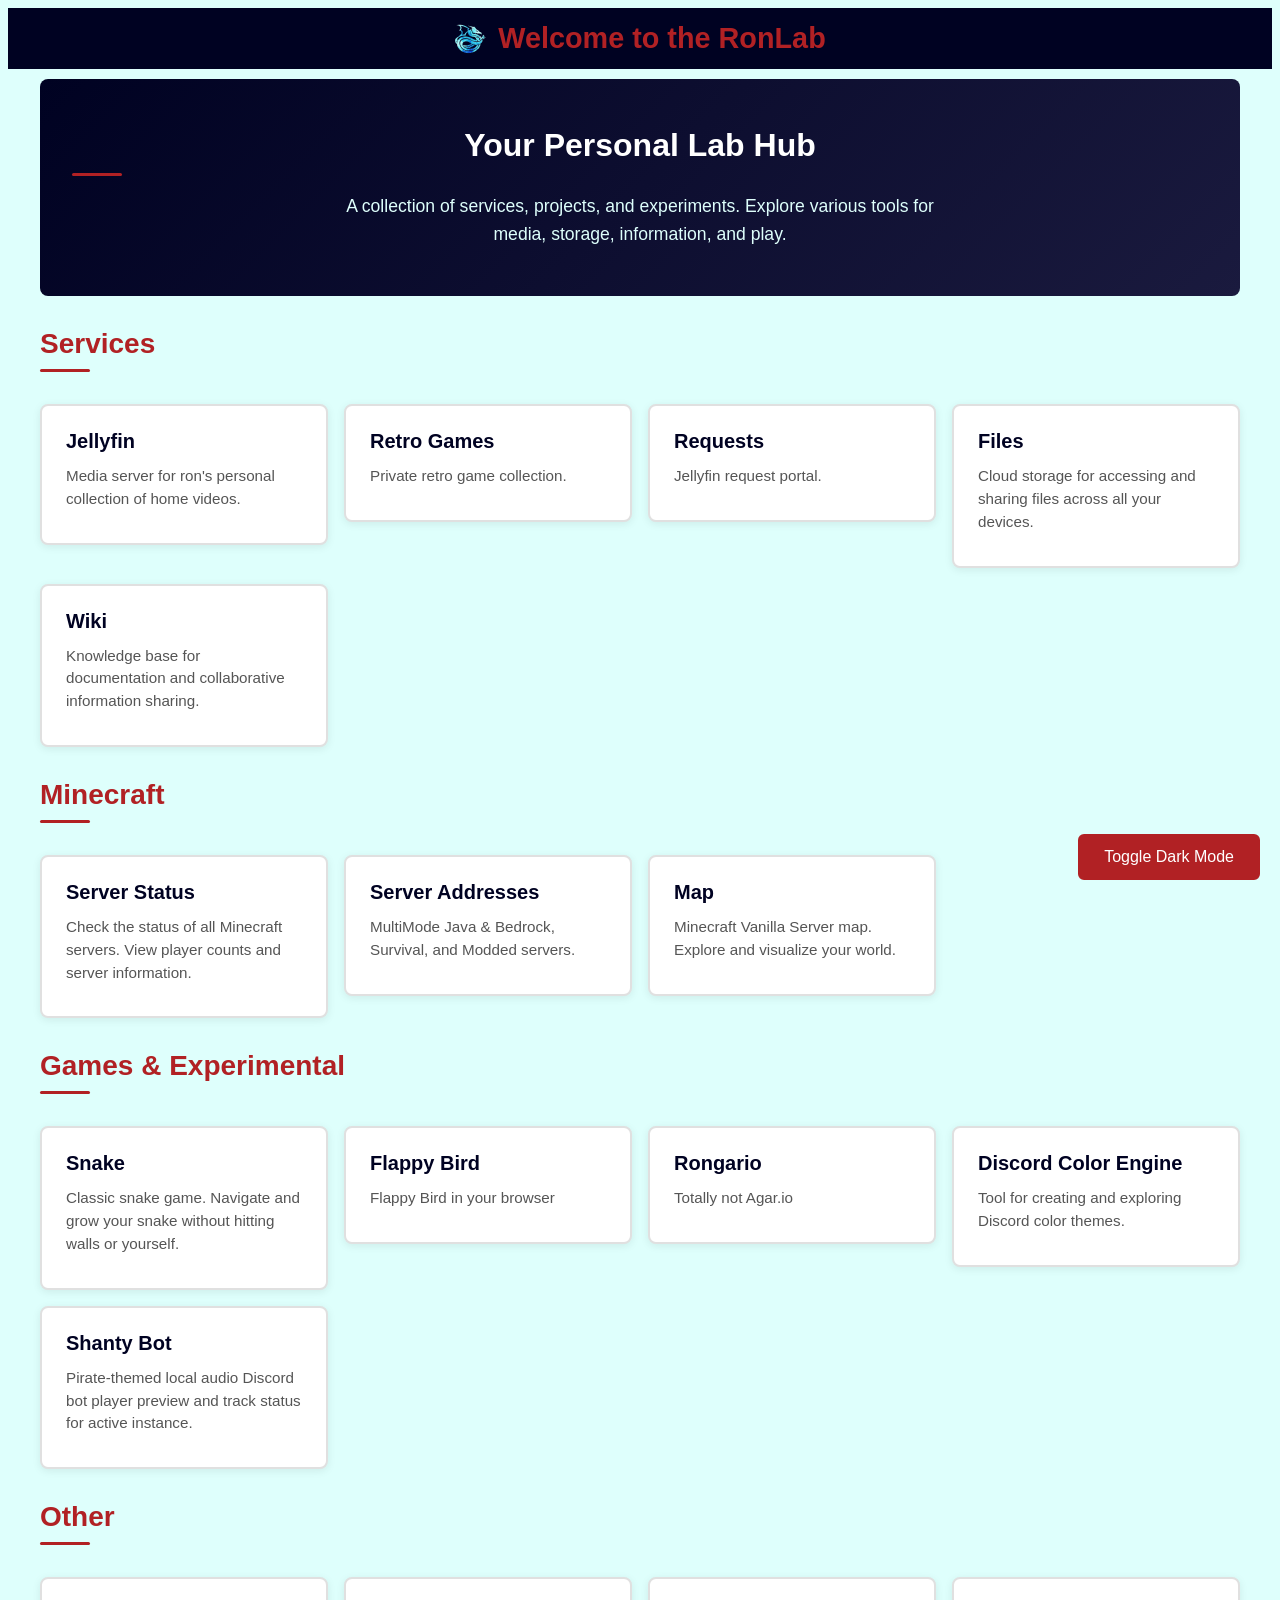
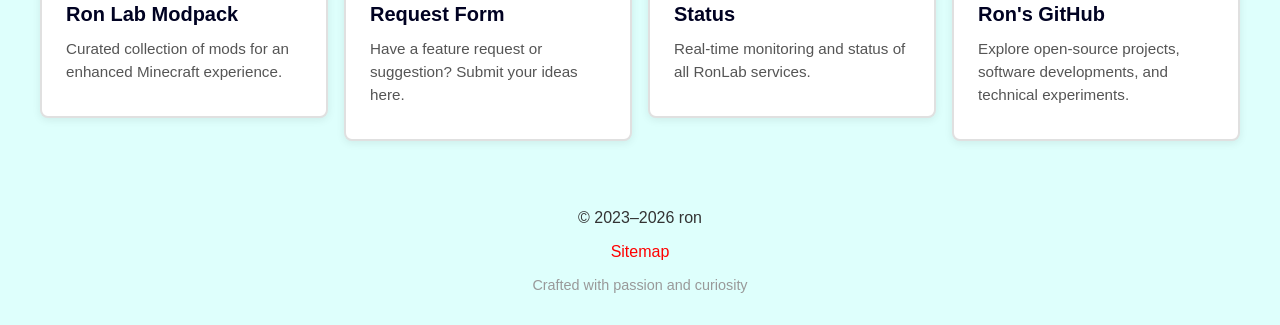
<file: index.html>
<!DOCTYPE html>
<html lang="en">
<head>
    <meta charset="UTF-8">
    <meta name="viewport" content="width=device-width, initial-scale=1.0">
    <title>Ron Lab</title>
    <link rel="stylesheet" href="styles.css">

    <link rel="apple-touch-icon" sizes="180x180" href="/apple-touch-icon.png">
    <link rel="icon" type="image/png" sizes="32x32" href="/favicon-32x32.png">
    <link rel="icon" type="image/png" sizes="16x16" href="/favicon-16x16.png">
    <link rel="manifest" href="/site.webmanifest">
    <link rel="mask-icon" href="/safari-pinned-tab.svg" color="#000222">
    <meta name="apple-mobile-web-app-title" content="Ron Lab">
    <meta name="application-name" content="Ron Lab">
    <meta name="msapplication-TileColor" content="#da532c">
    <meta name="theme-color" content="#ffffff">

    <!-- Apple Mobile Web App Status Bar Style -->
    <meta name="apple-mobile-web-app-status-bar-style" content="black">

    <style>
        /* Hero section styles */
        .hero {
            background: linear-gradient(135deg, #000222 0%, #1a1a3e 100%);
            color: #fff;
            padding: 3rem 2rem;
            text-align: center;
            margin-bottom: 2rem;
            border-radius: 8px;
            animation: fadeUp 0.6s ease-out;
        }

        .hero h2 {
            font-family: 'biome', sans-serif;
            font-size: 2rem;
            margin: 0 0 1rem 0;
            color: #ffffff;
        }

        .hero p {
            font-size: 1.1rem;
            line-height: 1.6;
            max-width: 600px;
            margin: 0 auto;
            color: #defffc;
        }

        /* Section titles */
        .section-title {
            font-family: 'biome', sans-serif;
            color: #b12124;
            font-size: 1.75rem;
            margin-bottom: 1.5rem;
            margin-top: 2rem;
            position: relative;
            padding-bottom: 0.75rem;
        }

        .section-title::after {
            content: '';
            position: absolute;
            bottom: 0;
            left: 0;
            width: 50px;
            height: 3px;
            background-color: #b12124;
            border-radius: 2px;
        }

        .dark-mode .hero {
            background: linear-gradient(135deg, #1a1a1a 0%, #2a2a4e 100%);
        }

        .dark-mode .hero h2 {
            color: #defffc;
        }

        .dark-mode .section-title {
            color: #defffc;
        }

        .dark-mode .section-title::after {
            background-color: #defffc;
        }

        /* Card link wrapper */
        .card-link {
            text-decoration: none;
            color: inherit;
            display: block;
            height: 100%;
        }

        .card-link:visited .card h3 {
            color: #000222;
        }

        .dark-mode .card-link:visited .card h3 {
            color: #defffc;
        }

        /* Responsive container */
        .content-container {
            max-width: 1200px;
            margin: 0 auto;
        }
    </style>
</head>
<body>
    <header>
        <img src="/favicon-32x32.png" alt="Ron Lab Logo" class="header-logo">
        <h1>Welcome to the RonLab</h1>
    </header>

    <main class="content-container">
        <!-- Hero Section -->
        <section class="hero">
            <h2>Your Personal Lab Hub</h2>
            <p>A collection of services, projects, and experiments. Explore various tools for media, storage, information, and play.</p>
        </section>

        <!-- Dynamic Services Grid -->
        <div id="dynamic-card-grid"></div>
    </main>

    <footer>
        <p>&copy; 2023–<span id="year"></span> ron</p>
        <p><a href="sitemap.html">Sitemap</a></p>
        <p style="font-size: 0.9rem; color: #999; margin-top: 0.5rem;">Crafted with passion and curiosity</p>
    </footer>

    <button id="darkModeToggle">Toggle Dark Mode</button>

    <script src="/theme.js"></script>
    <script src="/app.js"></script>

</body>
</html>
</file>
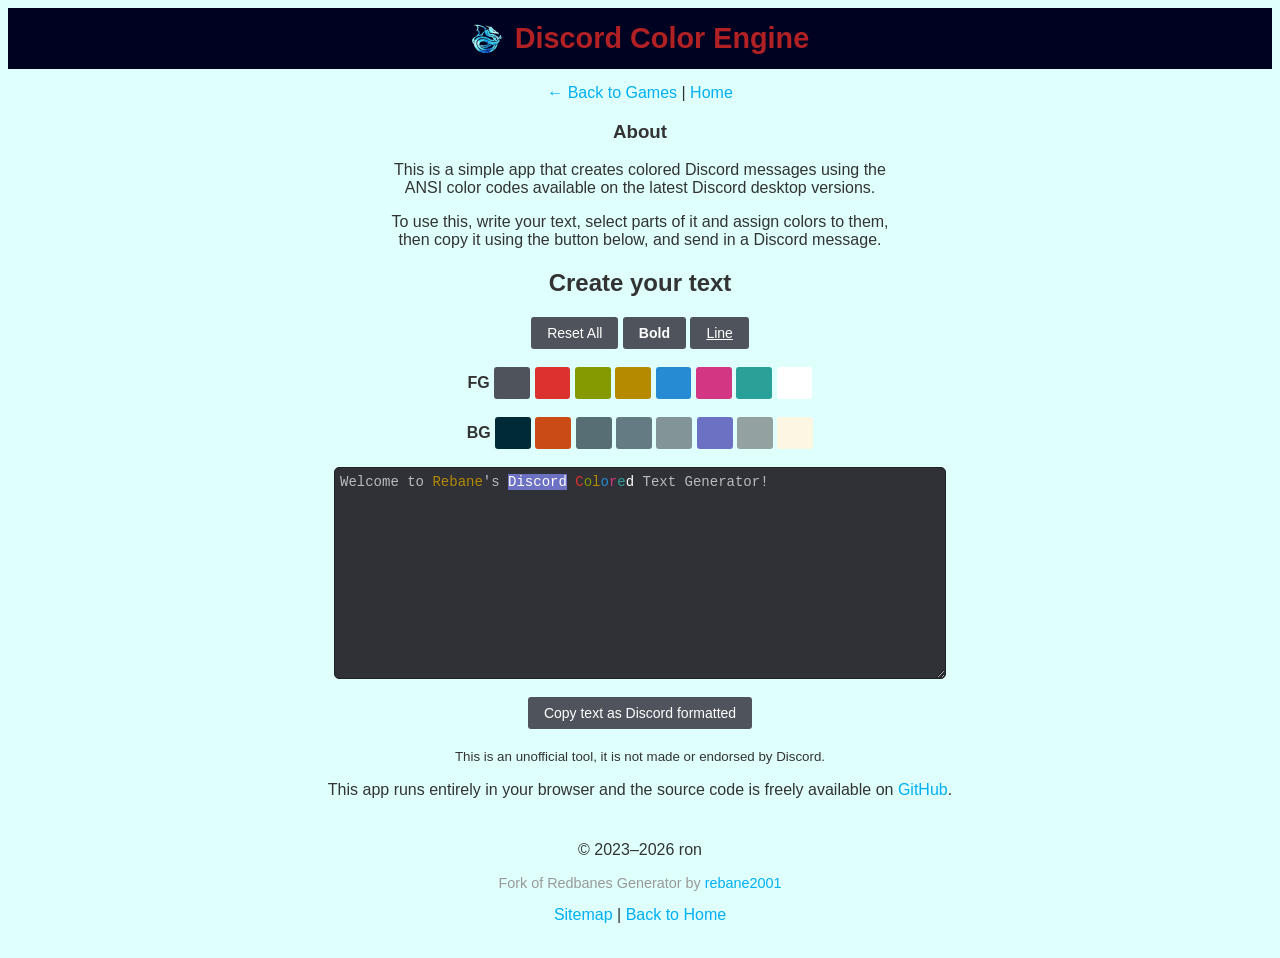
<file: discord.html>
<!DOCTYPE html>
<html lang="en">
<head>
<link rel="icon" type="image/x-icon" href="/favicon.ico">
<title>Discord Colored Text Generator</title>
<meta charset="UTF-8">
<meta name="description" content="Fork of Redbanes Generator">
<meta name="author" content="rebane2001">

<link rel="stylesheet" href="styles.css">

<link rel="apple-touch-icon" sizes="180x180" href="/apple-touch-icon.png">
<link rel="icon" type="image/png" sizes="32x32" href="/favicon-32x32.png">
<link rel="icon" type="image/png" sizes="16x16" href="/favicon-16x16.png">
<link rel="manifest" href="/site.webmanifest">
<link rel="mask-icon" href="/safari-pinned-tab.svg" color="#000222">
<meta name="apple-mobile-web-app-title" content="Ron Lab Generator">
<meta name="application-name" content="Ron Lab Generator">
<meta name="msapplication-TileColor" content="#da532c">
<meta name="theme-color" content="#ffffff">


<style>


    html {
        font-family: sans-serif;
        text-align: center;
    }

    .container {
        max-width: 500px;
        margin: auto;
    }

    .flex {
        height: 100%;
        display: flex;
        align-items: center;
        justify-content: center;
    }

    #textarea {
        width: 600px;
        height: 200px;
        border-radius: 5px;
        resize: both;
        overflow: auto;
        text-align: left;
        font-family: monospace;
        background-color: #2F3136;
        color: #B9BBBE;
        border: #202225 1px solid;
        padding: 5px;
        display: inline-block;
        
        white-space: pre-wrap;
        font-size: 0.875rem;
        line-height: 1.125rem;
        text-indent: 0;
    }

    .button {
        min-height: 32px;
        min-width: 32px;
        border: none;
        border-radius: 3px;
        color: #fff;
        background-color: #4f545c;
        font-size: 14px;
        padding: 2px 16px;
        cursor: pointer;
        transition: background-color 250ms linear;
    }

    a,a:visited {
        color: #00AFF4
    }

    .tooltip {
        display: none;
        position: absolute;
        background-color: #3BA55D;
        border: none;
        border-radius: 3px;
        color: #fff;
        font-size: 14px;
        padding: 8px 16px;
        top: 0;
    }

.ansi-1 { font-weight:700; text-decoration:none;       }
.ansi-4 { font-weight:500; text-decoration:underline;  }

.ansi-30 { color: #4f545c; }
.ansi-31 { color: #dc322f; }
.ansi-32 { color: #859900; }
.ansi-33 { color: #b58900; }
.ansi-34 { color: #268bd2; }
.ansi-35 { color: #d33682; }
.ansi-36 { color: #2aa198; }
.ansi-37 { color: #ffffff; }

.ansi-30-bg { background-color: #4f545c; }
.ansi-31-bg { background-color: #dc322f; }
.ansi-32-bg { background-color: #859900; }
.ansi-33-bg { background-color: #b58900; }
.ansi-34-bg { background-color: #268bd2; }
.ansi-35-bg { background-color: #d33682; }
.ansi-36-bg { background-color: #2aa198; }
.ansi-37-bg { background-color: #ffffff; }

.ansi-40 { background-color: #002b36; }
.ansi-41 { background-color: #cb4b16; }
.ansi-42 { background-color: #586e75; }
.ansi-43 { background-color: #657b83; }
.ansi-44 { background-color: #839496; }
.ansi-45 { background-color: #6c71c4; }
.ansi-46 { background-color: #93a1a1; }
.ansi-47 { background-color: #fdf6e3; }



</style>
</head>
<body>



<header>
    <img src="/favicon-32x32.png" alt="Ron Lab Logo" class="header-logo">
    <h1>Discord Color Engine</h1>
</header>

<div class="back-link" style="margin-top: 15px;">
    <a href="games.html">← Back to Games</a> | <a href="index.html">Home</a>
</div>

<div class="container">
<h3>About</h3>
<p>This is a simple app that creates colored Discord messages using the ANSI color codes available on the latest Discord desktop versions.</p>
<p>To use this, write your text, select parts of it and assign colors to them, then copy it using the button below, and send in a Discord message.</p>

</div>
<h2>Create your text</h2>
<button data-ansi="0" class="button style-button">Reset All</button>
<button data-ansi="1" class="button style-button ansi-1">Bold</button>
<button data-ansi="4" class="button style-button ansi-4">Line</button>
<br><br>
<strong>FG</strong>
<button data-ansi="30" class="button style-button ansi-30-bg">&nbsp;</button>
<button data-ansi="31" class="button style-button ansi-31-bg">&nbsp;</button>
<button data-ansi="32" class="button style-button ansi-32-bg">&nbsp;</button>
<button data-ansi="33" class="button style-button ansi-33-bg">&nbsp;</button>
<button data-ansi="34" class="button style-button ansi-34-bg">&nbsp;</button>
<button data-ansi="35" class="button style-button ansi-35-bg">&nbsp;</button>
<button data-ansi="36" class="button style-button ansi-36-bg">&nbsp;</button>
<button data-ansi="37" class="button style-button ansi-37-bg">&nbsp;</button>
<br><br>
<strong>BG</strong>
<button data-ansi="40" class="button style-button ansi-40">&nbsp;</button>
<button data-ansi="41" class="button style-button ansi-41">&nbsp;</button>
<button data-ansi="42" class="button style-button ansi-42">&nbsp;</button>
<button data-ansi="43" class="button style-button ansi-43">&nbsp;</button>
<button data-ansi="44" class="button style-button ansi-44">&nbsp;</button>
<button data-ansi="45" class="button style-button ansi-45">&nbsp;</button>
<button data-ansi="46" class="button style-button ansi-46">&nbsp;</button>
<button data-ansi="47" class="button style-button ansi-47">&nbsp;</button>
<br><br>
<div class="flex"><div id="textarea" contenteditable="true">Welcome to&nbsp;<span class="ansi-33">Rebane</span>'s <span class="ansi-45"><span class="ansi-37">Discord</span></span>&nbsp;<span class="ansi-31">C</span><span class="ansi-32">o</span><span class="ansi-33">l</span><span class="ansi-34">o</span><span class="ansi-35">r</span><span class="ansi-36">e</span><span class="ansi-37">d</span>&nbsp;Text Generator!</div></div>
<br>
<button class="button copy">Copy text as Discord formatted</button>
<br>
<br>
<small>This is an unofficial tool, it is not made or endorsed by Discord.</small>
<p>This app runs entirely in your browser and the source code is freely available on <a href="https://gist.github.com/rebane2001/07f2d8e80df053c70a1576d27eabe97c">GitHub</a>.</p>
<div class="tooltip">Tooltip</div>


<script type="text/javascript">
    const textarea = document.querySelector("#textarea");
    const copybtn = document.querySelector(".button.copy");
    const tooltip = document.querySelector(".tooltip");

    const tooltipTexts = {
        // FG
        "30": "Dark Gray (33%)",
        "31": "Red",
        "32": "Yellowish Green",
        "33": "Gold",
        "34": "Light Blue",
        "35": "Pink",
        "36": "Teal",
        "37": "White",
        // BG
        "40": "Blueish Black",
        "41": "Rust Brown",
        "42": "Gray (40%)",
        "43": "Gray (45%)",
        "44": "Light Gray (55%)",
        "45": "Blurple",
        "46": "Light Gray (60%)",
        "47": "Cream White",
    };

    // Some basic escaping of pasted HTML tags, not ideal but good enough for this situation.
    textarea.oninput = () => {
        const base = textarea.innerHTML.replace(/<(\/?(br|span|span class="ansi-[0-9]*"))>/g,"[$1]");
        if (base.includes("<") || base.includes(">")) textarea.innerHTML = base.replace(/<.*?>/g,"").replace(/[<>]/g,"").replace(/\[(\/?(br|span|span class="ansi-[0-9]*"))\]/g,"<$1>");
    };

    // https://stackoverflow.com/a/61237402
    document.addEventListener('keydown', event => {
        if (event.key === 'Enter') {
            document.execCommand('insertLineBreak')
            event.preventDefault()
        }
    });

    document.querySelectorAll(".style-button").forEach((btn) => {
        btn.onclick = () => {
            if (!btn.dataset.ansi) {
                textarea.innerText = textarea.innerText;
                return;
            }

            const selection = window.getSelection();
            const text = window.getSelection().toString();
            
            const span = document.createElement("span");
            span.innerText = text;
            span.classList.add(`ansi-${btn.dataset.ansi}`);

            const range = selection.getRangeAt(0);
            range.deleteContents();
            range.insertNode(span);

            range.selectNodeContents(span);
            selection.removeAllRanges();
            selection.addRange(range);
        };
        btn.onmouseenter = () => {
            if (!(btn.dataset.ansi > 4)) return;
            const rect = btn.getBoundingClientRect();
            tooltip.style.display = "block";
            tooltip.innerText = tooltipTexts[btn.dataset.ansi];
            tooltip.style.top = `${rect.top - 36}px`;
            tooltip.style.left = `${rect.left - tooltip.clientWidth/2 + btn.clientWidth/2}px`;
        };
        btn.onmouseleave = () => {
            tooltip.style.display = "none";
        };
    });

    function nodesToANSI(nodes, states) {
        let text = ""
        for (const node of nodes) {
            if (node.nodeType === 3) {
                text += node.textContent;
                continue;
            }
            if (node.nodeName === "BR") {
                text += "\n";
                continue;   
            }
            const ansiCode = +(node.className.split("-")[1]);
            const newState = Object.assign({}, states.at(-1));

            if (ansiCode < 30) newState.st = ansiCode;
            if (ansiCode >= 30 && ansiCode < 40) newState.fg = ansiCode;
            if (ansiCode >= 40) newState.bg = ansiCode;

            states.push(newState)
            text += `\x1b[${newState.st};${(ansiCode >= 40) ? newState.bg : newState.fg}m`;
            text += nodesToANSI(node.childNodes, states);
            states.pop()
            text += `\x1b[0m`;
            if (states.at(-1).fg !== 2) text += `\x1b[${states.at(-1).st};${states.at(-1).fg}m`;
            if (states.at(-1).bg !== 2) text += `\x1b[${states.at(-1).st};${states.at(-1).bg}m`;
        }
        return text;
    }

    let copyCount = 0;
    let copyTimeout = null;

    copybtn.onclick = () => {
        const toCopy = "```ansi\n" + nodesToANSI(textarea.childNodes, [{ fg: 2, bg: 2, st:2 }]) + "\n```";
        navigator.clipboard.writeText(toCopy).then(() => {
            if (copyTimeout) clearTimeout(copyTimeout);

            const funnyCopyMessages = copybtn.innerText = ["Copied!", "Double Copy!", "Triple Copy!", "Dominating!!", "Rampage!!", "Mega Copy!!", "Unstoppable!!", "Wicked Sick!!", "Monster Copy!!!", "GODLIKE!!!", "BEYOND GODLIKE!!!!", Array(16).fill(0).reduce(p => p + String.fromCharCode(Math.floor(Math.random() * 65535)),"")];

            copybtn.style.backgroundColor = (copyCount <= 8) ? "#3BA55D" : "#ED4245";
            copybtn.innerText = funnyCopyMessages[copyCount];
            copyCount = Math.min(11, copyCount + 1);
            copyTimeout = setTimeout(() => {
                copyCount = 0;
                copybtn.style.backgroundColor = null;
                copybtn.innerText = "Copy text as Discord formatted";
            }, 2000)

        }, (err) => {
            // We don't need to stop the users if they get a little too excited about the button
            if (copyCount > 2) return;
            alert("Copying failed for some reason, let's try showing an alert, maybe you can copy it instead.");
            alert(toCopy);
        });
    }
</script>
<footer>
    <p>&copy; 2023–<span id="year"></span> ron</p>
    <p style="font-size: 0.9rem; color: #999; margin-top: 0.5rem;">Fork of Redbanes Generator by <a href="https://gist.github.com/rebane2001/07f2d8e80df053c70a1576d27eabe97c" target="_blank" rel="noopener noreferrer">rebane2001</a></p>
    <p style="margin-top: 0.5rem;"><a href="sitemap.html">Sitemap</a> | <a href="index.html">Back to Home</a></p>
</footer>
<script src="/theme.js"></script>
</body>
</html>
</file>
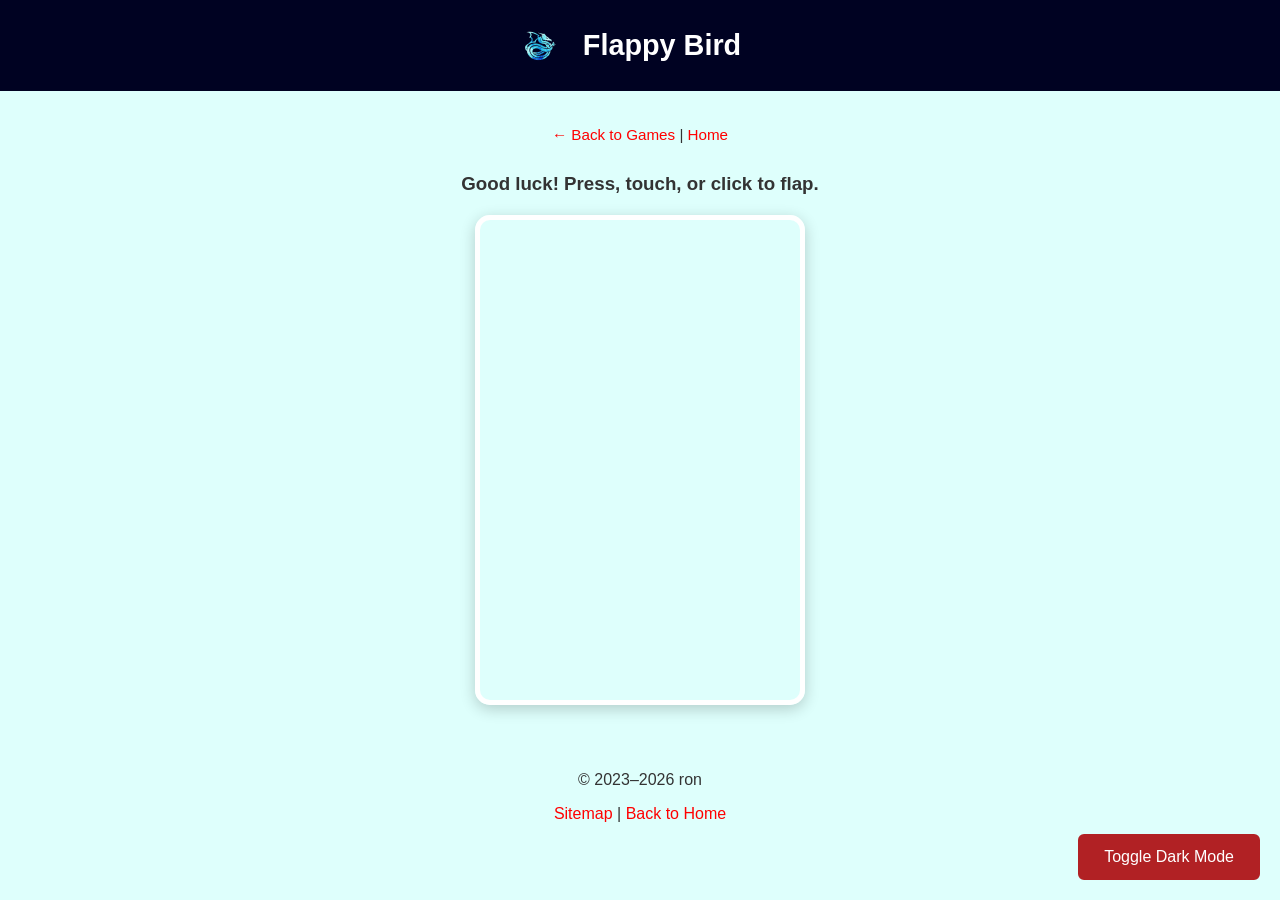
<file: flappy.html>
<!DOCTYPE html>
<html lang="en">
<head>
    <meta charset="utf-8">
    <meta name="viewport" content="width=device-width, initial-scale=1">
    <title>Flappy Bird - Ron Lab</title>
    <link rel="stylesheet" href="styles.css">
    <link rel="apple-touch-icon" sizes="180x180" href="/apple-touch-icon.png">
    <link rel="icon" type="image/png" sizes="32x32" href="/favicon-32x32.png">
    <link rel="icon" type="image/png" sizes="16x16" href="/favicon-16x16.png">
    <link rel="manifest" href="/site.webmanifest">
    <link rel="mask-icon" href="/safari-pinned-tab.svg" color="#000222">
    <meta name="apple-mobile-web-app-title" content="Ron Lab">
    <meta name="application-name" content="Ron Lab">
    <meta name="msapplication-TileColor" content="#da532c">
    <meta name="theme-color" content="#ffffff">

    <style>
        body {
            margin: 0;
            padding: 0;
            text-align: center;
        }

        header h1 {
            background-color: #000222;
            color: #fff;
            padding: 15px;
            text-align: center;
            margin: 0;
            font-family: 'biome', sans-serif;
        }

        .dark-mode header h1 {
            background-color: #1a1a1a;
            color: #defffc;
        }

        .content-container {
            max-width: 1200px;
            margin: 0 auto;
            padding: 20px;
        }

        canvas {
            animation: mymove 5s infinite;
            border: 5px solid #fff;
            border-radius: 15px;
            display: block;
            margin: 20px auto;
            max-width: 90vw;
            box-shadow: 0 4px 15px rgba(0, 0, 0, 0.2);
        }

        .dark-mode canvas {
            border-color: #444;
        }

        @keyframes mymove {
            50% {
                box-shadow: 0 0 25px rgba(177, 33, 36, 0.5);
            }
        }

        h3 {
            font-family: 'biome', sans-serif;
            margin: 15px 0;
        }

        .back-link {
            display: inline-block;
            margin: 15px 0;
            font-size: 0.95rem;
        }
    </style>
</head>
<body>
    <header>
        <img src="/favicon-32x32.png" alt="Ron Lab Logo" class="header-logo">
        <h1>Flappy Bird</h1>
    </header>

    <main class="content-container">
        <div class="back-link">
            <a href="games.html">← Back to Games</a> | <a href="index.html">Home</a>
        </div>

        <h3>Good luck! Press, touch, or click to flap.</h3>
        <canvas id="myCanvas" width="320" height="480" style="background:url('http://s2js.com/img/etc/flappyback.png'); background-size: 100%;"></canvas>
    </main>

    <footer>
        <p>&copy; 2023–<span id="year"></span> ron</p>
        <p><a href="sitemap.html">Sitemap</a> | <a href="index.html">Back to Home</a></p>
    </footer>

    <button id="darkModeToggle">Toggle Dark Mode</button>

    <script>
        var myCanvas = document.getElementById("myCanvas");
        var ctx = myCanvas.getContext("2d");
        var FPS = 40;
        var jump_amount = -10;
        var max_fall_speed = 10;
        var acceleration = 1;
        var pipe_speed = -2;
        var game_mode = 'prestart';
        var time_game_last_running;
        var bottom_bar_offset = 0;
        var pipes = [];

        function MySprite(img_url) {
            this.x = 0;
            this.y = 0;
            this.visible = true;
            this.velocity_x = 0;
            this.velocity_y = 0;
            this.MyImg = new Image();
            this.MyImg.src = img_url || '';
            this.angle = 0;
            this.flipV = false;
            this.flipH = false;
        }

        MySprite.prototype.Do_Frame_Things = function () {
            ctx.save();
            ctx.translate(this.x + this.MyImg.width / 2, this.y + this.MyImg.height / 2);
            ctx.rotate(this.angle * Math.PI / 180);
            if (this.flipV) ctx.scale(1, -1);
            if (this.flipH) ctx.scale(-1, 1);
            if (this.visible) ctx.drawImage(this.MyImg, -this.MyImg.width / 2, -this.MyImg.height / 2);
            this.x = this.x + this.velocity_x;
            this.y = this.y + this.velocity_y;
            ctx.restore();
        }

        function ImagesTouching(thing1, thing2) {
            if (!thing1.visible || !thing2.visible) return false;
            if (thing1.x >= thing2.x + thing2.MyImg.width || thing1.x + thing1.MyImg.width <= thing2.x) return false;
            if (thing1.y >= thing2.y + thing2.MyImg.height || thing1.y + thing1.MyImg.height <= thing2.y) return false;
            return true;
        }

        function Got_Player_Input(MyEvent) {
            switch (game_mode) {
                case 'prestart': {
                    game_mode = 'running';
                    break;
                }
                case 'running': {
                    bird.velocity_y = jump_amount;
                    break;
                }
                case 'over': if (new Date() - time_game_last_running > 1000) {
                    reset_game();
                    game_mode = 'running';
                    break;
                }
            }
            if (MyEvent && MyEvent.preventDefault) {
                MyEvent.preventDefault();
            }
        }

        addEventListener("touchstart", Got_Player_Input);
        addEventListener("mousedown", Got_Player_Input);
        addEventListener("keydown", Got_Player_Input);

        function make_bird_slow_and_fall() {
            if (bird.velocity_y < max_fall_speed) {
                bird.velocity_y = bird.velocity_y + acceleration;
            }
            if (bird.y > myCanvas.height - bird.MyImg.height) {
                bird.velocity_y = 0;
                game_mode = 'over';
            }
        }

        function add_pipe(x_pos, top_of_gap, gap_width) {
            var top_pipe = new MySprite();
            top_pipe.MyImg = pipe_piece;
            top_pipe.x = x_pos;
            top_pipe.y = top_of_gap - pipe_piece.height;
            top_pipe.velocity_x = pipe_speed;
            pipes.push(top_pipe);

            var bottom_pipe = new MySprite();
            bottom_pipe.MyImg = pipe_piece;
            bottom_pipe.flipV = true;
            bottom_pipe.x = x_pos;
            bottom_pipe.y = top_of_gap + gap_width;
            bottom_pipe.velocity_x = pipe_speed;
            pipes.push(bottom_pipe);
        }

        function make_bird_tilt_appropriately() {
            if (bird.velocity_y < 0) {
                bird.angle = -15;
            } else if (bird.angle < 70) {
                bird.angle = bird.angle + 4;
            }
        }

        function show_the_pipes() {
            for (var i = 0; i < pipes.length; i++) {
                pipes[i].Do_Frame_Things();
            }
        }

        function check_for_end_game() {
            for (var i = 0; i < pipes.length; i++) {
                if (ImagesTouching(bird, pipes[i])) game_mode = "over";
            }
        }

        function display_intro_instructions() {
            ctx.font = "20px sans-serif";
            ctx.fillStyle = "red";
            ctx.textAlign = "center";
            ctx.fillText("Press, touch or click to start", myCanvas.width / 2, myCanvas.height / 4);
        }

        function display_game_over() {
            var score = 0;
            for (var i = 0; i < pipes.length; i++) {
                if (pipes[i].x < bird.x) score = score + 0.5;
            }
            ctx.font = "30px sans-serif";
            ctx.fillStyle = "red";
            ctx.textAlign = "center";
            ctx.fillText("Game Over", myCanvas.width / 2, 100);
            ctx.fillText("Score: " + score, myCanvas.width / 2, 150);
            ctx.font = "18px sans-serif";
            ctx.fillText("Click, touch, or press to play again", myCanvas.width / 2, 300);
        }

        function display_bar_running_along_bottom() {
            if (bottom_bar_offset < -23) bottom_bar_offset = 0;
            ctx.drawImage(bottom_bar, bottom_bar_offset, myCanvas.height - bottom_bar.height);
        }

        function reset_game() {
            bird.y = myCanvas.height / 2;
            bird.angle = 0;
            pipes = [];
            add_all_my_pipes();
        }

        function add_all_my_pipes() {
            add_pipe(500, 100, 140);
            add_pipe(800, 50, 140);
            add_pipe(1000, 250, 140);
            add_pipe(1200, 150, 120);
            add_pipe(1600, 100, 120);
            add_pipe(1800, 150, 120);
            add_pipe(2000, 200, 120);
            add_pipe(2200, 250, 120);
            add_pipe(2400, 30, 100);
            add_pipe(2700, 300, 100);
            add_pipe(3000, 100, 80);
            add_pipe(3300, 250, 80);
            add_pipe(3600, 50, 60);
            var finish_line = new MySprite("http://s2js.com/img/etc/flappyend.png");
            finish_line.x = 3900;
            finish_line.velocity_x = pipe_speed;
            pipes.push(finish_line);
        }

        var pipe_piece = new Image();
        pipe_piece.onload = add_all_my_pipes;
        pipe_piece.src = "http://s2js.com/img/etc/flappypipe.png";

        function Do_a_Frame() {
            ctx.clearRect(0, 0, myCanvas.width, myCanvas.height);
            bird.Do_Frame_Things();
            display_bar_running_along_bottom();
            switch (game_mode) {
                case 'prestart': {
                    display_intro_instructions();
                    break;
                }
                case 'running': {
                    time_game_last_running = new Date();
                    bottom_bar_offset = bottom_bar_offset + pipe_speed;
                    show_the_pipes();
                    make_bird_tilt_appropriately();
                    make_bird_slow_and_fall();
                    check_for_end_game();
                    break;
                }
                case 'over': {
                    make_bird_slow_and_fall();
                    display_game_over();
                    break;
                }
            }
        }

        var bottom_bar = new Image();
        bottom_bar.src = "http://s2js.com/img/etc/flappybottom.png";

        var bird = new MySprite("http://s2js.com/img/etc/flappybird.png");
        bird.x = myCanvas.width / 3;
        bird.y = myCanvas.height / 2;

        setInterval(Do_a_Frame, 1000 / FPS);
    </script>
    <script src="/theme.js"></script>

</body>
</html>
</file>
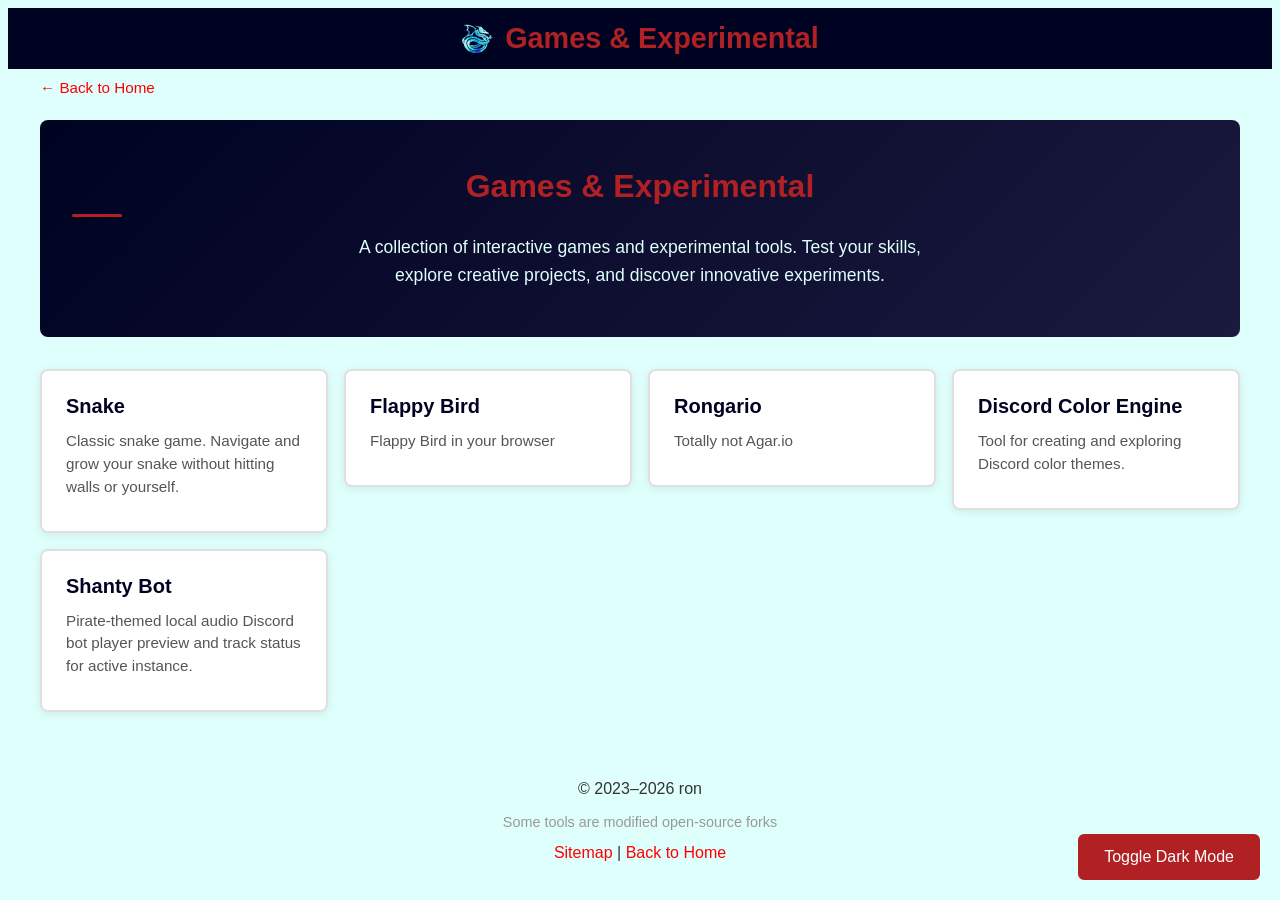
<file: games.html>
<!DOCTYPE html>
<html lang="en">
<head>
    <meta charset="UTF-8">
    <meta name="viewport" content="width=device-width, initial-scale=1.0">
    <title>Games & Experimental - Ron Lab</title>
    <link rel="stylesheet" href="styles.css">

    <link rel="apple-touch-icon" sizes="180x180" href="/apple-touch-icon.png">
    <link rel="icon" type="image/png" sizes="32x32" href="/favicon-32x32.png">
    <link rel="icon" type="image/png" sizes="16x16" href="/favicon-16x16.png">
    <link rel="manifest" href="/site.webmanifest">
    <link rel="mask-icon" href="/safari-pinned-tab.svg" color="#000222">
    <meta name="apple-mobile-web-app-title" content="Ron Lab">
    <meta name="application-name" content="Ron Lab">
    <meta name="msapplication-TileColor" content="#da532c">
    <meta name="theme-color" content="#ffffff">

    <!-- Apple Mobile Web App Status Bar Style -->
    <meta name="apple-mobile-web-app-status-bar-style" content="black">

    <style>
        /* Hero section styles */
        .hero {
            background: linear-gradient(135deg, #000222 0%, #1a1a3e 100%);
            color: #fff;
            padding: 3rem 2rem;
            text-align: center;
            margin-bottom: 2rem;
            border-radius: 8px;
            animation: fadeUp 0.6s ease-out;
        }

        .hero h2 {
            font-family: 'biome', sans-serif;
            font-size: 2rem;
            margin: 0 0 1rem 0;
            color: #b12124;
        }

        .hero p {
            font-size: 1.1rem;
            line-height: 1.6;
            max-width: 600px;
            margin: 0 auto;
            color: #defffc;
        }

        /* Section titles */
        .section-title {
            font-family: 'biome', sans-serif;
            color: #b12124;
            font-size: 1.75rem;
            margin-bottom: 1.5rem;
            margin-top: 2rem;
            position: relative;
            padding-bottom: 0.75rem;
        }

        .section-title::after {
            content: '';
            position: absolute;
            bottom: 0;
            left: 0;
            width: 50px;
            height: 3px;
            background-color: #b12124;
            border-radius: 2px;
        }

        .dark-mode .hero {
            background: linear-gradient(135deg, #1a1a1a 0%, #2a2a4e 100%);
        }

        .dark-mode .hero h2 {
            color: #defffc;
        }

        .dark-mode .section-title {
            color: #defffc;
        }

        .dark-mode .section-title::after {
            background-color: #defffc;
        }

        /* Card link wrapper */
        .card-link {
            text-decoration: none;
            color: inherit;
            display: block;
            height: 100%;
        }

        .card-link:visited .card h3 {
            color: #000222;
        }

        .dark-mode .card-link:visited .card h3 {
            color: #defffc;
        }

        /* Responsive container */
        .content-container {
            max-width: 1200px;
            margin: 0 auto;
        }

        /* Back to home link */
        .back-link {
            display: inline-block;
            margin-bottom: 1.5rem;
            font-size: 0.95rem;
        }
    </style>
</head>
<body>
    <header>
        <img src="/favicon-32x32.png" alt="Ron Lab Logo" class="header-logo">
        <h1>Games & Experimental</h1>
    </header>

    <main class="content-container">
        <div class="back-link">
            <a href="index.html">← Back to Home</a>
        </div>

        <!-- Hero Section -->
        <section class="hero">
            <h2>Games & Experimental</h2>
            <p>A collection of interactive games and experimental tools. Test your skills, explore creative projects, and discover innovative experiments.</p>
        </section>

        <!-- Dynamic Games & Experimental Grid -->
        <div id="dynamic-card-grid" data-category="Games & Experimental"></div>
    </main>

    <footer>
        <p>&copy; 2023–<span id="year"></span> ron</p>
        <p style="font-size: 0.9rem; color: #999; margin-top: 0.5rem;">Some tools are modified open-source forks</p>
        <p style="margin-top: 0.5rem;"><a href="sitemap.html">Sitemap</a> | <a href="index.html">Back to Home</a></p>
    </footer>

    <button id="darkModeToggle">Toggle Dark Mode</button>

    <script src="/theme.js"></script>
    <script src="/app.js"></script>

</body>
</html>
</file>
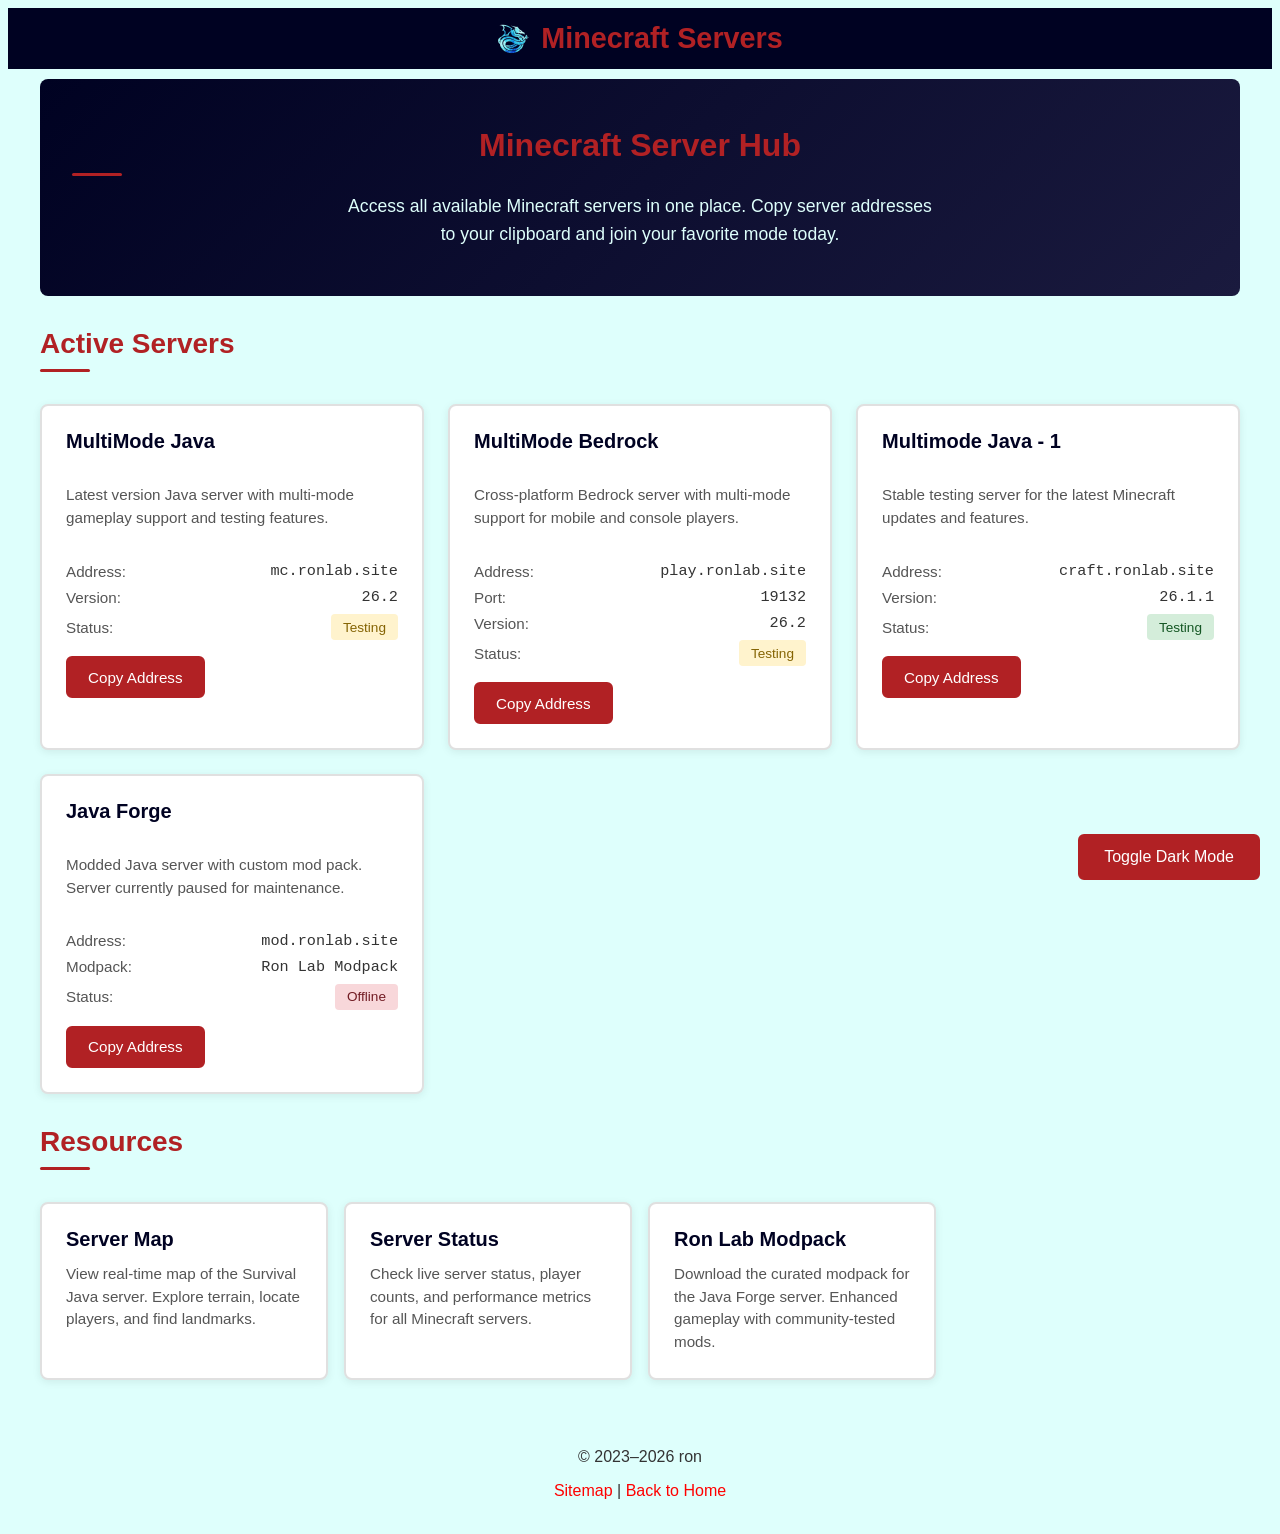
<file: minecraft.html>
<!DOCTYPE html>
<html lang="en">
<head>
    <meta charset="UTF-8">
    <meta name="viewport" content="width=device-width, initial-scale=1.0">
    <title>Minecraft Servers - Ron Lab</title>
    <link rel="stylesheet" href="styles.css">

    <link rel="apple-touch-icon" sizes="180x180" href="/apple-touch-icon.png">
    <link rel="icon" type="image/png" sizes="32x32" href="/favicon-32x32.png">
    <link rel="icon" type="image/png" sizes="16x16" href="/favicon-16x16.png">
    <link rel="manifest" href="/site.webmanifest">
    <link rel="mask-icon" href="/safari-pinned-tab.svg" color="#000222">
    <meta name="apple-mobile-web-app-title" content="Ron Lab">
    <meta name="application-name" content="Ron Lab">
    <meta name="msapplication-TileColor" content="#da532c">
    <meta name="theme-color" content="#ffffff">

    <!-- Apple Mobile Web App Status Bar Style -->
    <meta name="apple-mobile-web-app-status-bar-style" content="black">

    <style>
        /* Hero section styles */
        .hero {
            background: linear-gradient(135deg, #000222 0%, #1a1a3e 100%);
            color: #fff;
            padding: 3rem 2rem;
            text-align: center;
            margin-bottom: 2rem;
            border-radius: 8px;
            animation: fadeUp 0.6s ease-out;
        }

        .hero h2 {
            font-family: 'biome', sans-serif;
            font-size: 2rem;
            margin: 0 0 1rem 0;
            color: #b12124;
        }

        .hero p {
            font-size: 1.1rem;
            line-height: 1.6;
            max-width: 600px;
            margin: 0 auto;
            color: #defffc;
        }

        /* Section titles */
        .section-title {
            font-family: 'biome', sans-serif;
            color: #b12124;
            font-size: 1.75rem;
            margin-bottom: 1.5rem;
            margin-top: 2rem;
            position: relative;
            padding-bottom: 0.75rem;
        }

        .section-title::after {
            content: '';
            position: absolute;
            bottom: 0;
            left: 0;
            width: 50px;
            height: 3px;
            background-color: #b12124;
            border-radius: 2px;
        }

        .dark-mode .hero {
            background: linear-gradient(135deg, #1a1a1a 0%, #2a2a4e 100%);
        }

        .dark-mode .hero h2 {
            color: #defffc;
        }

        .dark-mode .section-title {
            color: #defffc;
        }

        .dark-mode .section-title::after {
            background-color: #defffc;
        }

        /* Responsive container */
        .content-container {
            max-width: 1200px;
            margin: 0 auto;
        }

        /* Server card styles */
        .server-card {
            background-color: #fff;
            border: 2px solid #e0e0e0;
            border-radius: 8px;
            padding: 1.5rem;
            transition: all 0.3s ease;
            box-shadow: 0 2px 8px rgba(0, 0, 0, 0.08);
            position: relative;
            overflow: hidden;
            display: flex;
            flex-direction: column;
            gap: 1rem;
        }

        .server-card::before {
            content: '';
            position: absolute;
            top: 0;
            left: 0;
            width: 100%;
            height: 3px;
            background: linear-gradient(90deg, #b12124 0%, #ff4444 50%, #b12124 100%);
            background-size: 200% 100%;
            transform: scaleX(0);
            transform-origin: left;
            transition: transform 0.3s ease;
        }

        .server-card:hover {
            border-color: #b12124;
            transform: translateY(-2px);
            box-shadow: 0 8px 16px rgba(177, 33, 36, 0.15);
        }

        .server-card:hover::before {
            transform: scaleX(1);
        }

        .server-card h3 {
            font-family: 'biome', sans-serif;
            color: #000222;
            margin: 0;
            font-size: 1.25rem;
            transition: color 0.3s ease;
        }

        .server-card:hover h3 {
            color: #b12124;
        }

        .server-info {
            display: flex;
            flex-direction: column;
            gap: 0.5rem;
        }

        .server-info-row {
            display: flex;
            justify-content: space-between;
            align-items: center;
            font-size: 0.95rem;
        }

        .server-info-label {
            font-weight: 500;
            color: #555;
        }

        .server-info-value {
            color: #333;
            font-family: monospace;
            word-break: break-all;
        }

        .status-badge {
            display: inline-block;
            padding: 0.35rem 0.75rem;
            border-radius: 4px;
            font-size: 0.85rem;
            font-weight: 500;
            width: fit-content;
        }

        .status-testing {
            background-color: #fff3cd;
            color: #856404;
        }

        .status-active {
            background-color: #d4edda;
            color: #155724;
        }

        .status-offline {
            background-color: #f8d7da;
            color: #721c24;
        }

        .btn-copy {
            background-color: #b12124;
            color: #fff;
            border: 2px solid #b12124;
            padding: 0.65rem 1.25rem;
            border-radius: 6px;
            font-size: 0.95rem;
            font-family: 'biome light', sans-serif;
            font-weight: 500;
            cursor: pointer;
            transition: all 0.3s ease;
            align-self: flex-start;
        }

        .btn-copy:hover {
            background-color: #8b1a1c;
            border-color: #8b1a1c;
            box-shadow: 0 4px 12px rgba(177, 33, 36, 0.3);
            transform: translateY(-1px);
        }

        .btn-copy:active {
            transform: translateY(0);
            box-shadow: 0 2px 6px rgba(177, 33, 36, 0.3);
        }

        .btn-copy.copied {
            background-color: #28a745;
            border-color: #28a745;
        }

        .server-grid {
            display: grid;
            grid-template-columns: repeat(auto-fill, minmax(300px, 1fr));
            gap: 1.5rem;
            margin: 2rem 0;
            animation: fadeUp 0.6s ease-out;
        }

        .description-text {
            color: #555;
            font-size: 0.95rem;
            line-height: 1.5;
        }

        /* Resources section */
        .resources-grid {
            display: grid;
            grid-template-columns: repeat(auto-fill, minmax(260px, 1fr));
            gap: 1rem;
            margin: 2rem 0;
            animation: fadeUp 0.6s ease-out;
        }

        .resource-card {
            background-color: #fff;
            border: 2px solid #e0e0e0;
            border-radius: 8px;
            padding: 1.5rem;
            transition: all 0.3s ease;
            cursor: pointer;
            box-shadow: 0 2px 8px rgba(0, 0, 0, 0.08);
            position: relative;
            overflow: hidden;
        }

        .resource-card::before {
            content: '';
            position: absolute;
            top: 0;
            left: 0;
            width: 100%;
            height: 3px;
            background: linear-gradient(90deg, #b12124 0%, #ff4444 50%, #b12124 100%);
            background-size: 200% 100%;
            transform: scaleX(0);
            transform-origin: left;
            transition: transform 0.3s ease;
        }

        .resource-card:hover {
            border-color: #b12124;
            transform: translateY(-2px);
            box-shadow: 0 8px 16px rgba(177, 33, 36, 0.15);
        }

        .resource-card:hover::before {
            transform: scaleX(1);
        }

        .resource-card a {
            text-decoration: none;
            color: inherit;
        }

        .resource-card h3 {
            font-family: 'biome', sans-serif;
            color: #000222;
            margin: 0 0 0.75rem 0;
            font-size: 1.25rem;
            transition: color 0.3s ease;
        }

        .resource-card:hover h3 {
            color: #b12124;
        }

        .resource-card p {
            color: #555;
            font-size: 0.95rem;
            line-height: 1.5;
            margin: 0;
        }

        /* Dark mode server card styles */
        .dark-mode .server-card {
            background-color: #1a1a1a;
            border-color: #444;
            box-shadow: 0 2px 8px rgba(0, 0, 0, 0.4);
        }

        .dark-mode .server-card:hover {
            border-color: #defffc;
            box-shadow: 0 8px 16px rgba(222, 255, 252, 0.15);
        }

        .dark-mode .server-card h3 {
            color: #defffc;
        }

        .dark-mode .server-card:hover h3 {
            color: #defffc;
        }

        .dark-mode .server-info-label {
            color: #ccc;
        }

        .dark-mode .server-info-value {
            color: #defffc;
        }

        .dark-mode .description-text {
            color: #ccc;
        }

        .dark-mode .btn-copy {
            background-color: #b12124;
            border-color: #b12124;
            color: #fff;
        }

        .dark-mode .btn-copy:hover {
            background-color: #d44449;
            border-color: #d44449;
            box-shadow: 0 4px 12px rgba(177, 33, 36, 0.5);
        }

        .dark-mode .resource-card {
            background-color: #1a1a1a;
            border-color: #444;
            box-shadow: 0 2px 8px rgba(0, 0, 0, 0.4);
        }

        .dark-mode .resource-card:hover {
            border-color: #defffc;
            box-shadow: 0 8px 16px rgba(222, 255, 252, 0.15);
        }

        .dark-mode .resource-card h3 {
            color: #defffc;
        }

        .dark-mode .resource-card:hover h3 {
            color: #defffc;
        }

        .dark-mode .resource-card p {
            color: #ccc;
        }
    </style>
</head>
<body>
    <header>
        <img src="/favicon-32x32.png" alt="Ron Lab Logo" class="header-logo">
        <h1>Minecraft Servers</h1>
    </header>

    <main class="content-container">
        <!-- Hero Section -->
        <section class="hero">
            <h2>Minecraft Server Hub</h2>
            <p>Access all available Minecraft servers in one place. Copy server addresses to your clipboard and join your favorite mode today.</p>
        </section>

        <!-- Server Listings -->
        <section>
            <h3 class="section-title">Active Servers</h3>
            <div class="server-grid">
                <!-- MultiMode Java -->
                <div class="server-card">
                    <h3>MultiMode Java</h3>
                    <p class="description-text">Latest version Java server with multi-mode gameplay support and testing features.</p>
                    <div class="server-info">
                        <div class="server-info-row">
                            <span class="server-info-label">Address:</span>
                            <span class="server-info-value">mc.ronlab.site</span>
                        </div>
                        <div class="server-info-row">
                            <span class="server-info-label">Version:</span>
                            <span class="server-info-value">26.2</span>
                        </div>
                        <div class="server-info-row">
                            <span class="server-info-label">Status:</span>
                            <span class="status-badge status-testing">Testing</span>
                        </div>
                    </div>
                    <button class="btn-copy" data-ip="mc.ronlab.site">Copy Address</button>
                </div>

                <!-- MultiMode Bedrock -->
                <div class="server-card">
                    <h3>MultiMode Bedrock</h3>
                    <p class="description-text">Cross-platform Bedrock server with multi-mode support for mobile and console players.</p>
                    <div class="server-info">
                        <div class="server-info-row">
                            <span class="server-info-label">Address:</span>
                            <span class="server-info-value">play.ronlab.site</span>
                        </div>
                        <div class="server-info-row">
                            <span class="server-info-label">Port:</span>
                            <span class="server-info-value">19132</span>
                        </div>
                        <div class="server-info-row">
                            <span class="server-info-label">Version:</span>
                            <span class="server-info-value">26.2</span>
                        </div>
                        <div class="server-info-row">
                            <span class="server-info-label">Status:</span>
                            <span class="status-badge status-testing">Testing</span>
                        </div>
                    </div>
                    <button class="btn-copy" data-ip="play.ronlab.site:19132">Copy Address</button>
                </div>

                <!-- Survival Java -->
                <div class="server-card">
                    <h3>Multimode Java - 1</h3>
                    <p class="description-text">Stable testing server for the latest Minecraft updates and features.</p>
                    <div class="server-info">
                        <div class="server-info-row">
                            <span class="server-info-label">Address:</span>
                            <span class="server-info-value">craft.ronlab.site</span>
                        </div>
                        <div class="server-info-row">
                            <span class="server-info-label">Version:</span>
                            <span class="server-info-value">26.1.1</span>
                        </div>
                        <div class="server-info-row">
                            <span class="server-info-label">Status:</span>
                            <span class="status-badge status-active">Testing</span>
                        </div>
                    </div>
                    <button class="btn-copy" data-ip="craft.ronlab.site">Copy Address</button>
                </div>

                <!-- Java Forge -->
                <div class="server-card">
                    <h3>Java Forge</h3>
                    <p class="description-text">Modded Java server with custom mod pack. Server currently paused for maintenance.</p>
                    <div class="server-info">
                        <div class="server-info-row">
                            <span class="server-info-label">Address:</span>
                            <span class="server-info-value">mod.ronlab.site</span>
                        </div>
                        <div class="server-info-row">
                            <span class="server-info-label">Modpack:</span>
                            <span class="server-info-value">Ron Lab Modpack</span>
                        </div>
                        <div class="server-info-row">
                            <span class="server-info-label">Status:</span>
                            <span class="status-badge status-offline">Offline</span>
                        </div>
                    </div>
                    <button class="btn-copy" data-ip="mod.ronlab.site" disabled>Copy Address</button>
                </div>
            </div>
        </section>

        <!-- Resources Section -->
        <section>
            <h3 class="section-title">Resources</h3>
            <div class="resources-grid">
                <div class="resource-card">
                    <a href="https://map.ronlab.site" target="_blank" rel="noopener noreferrer">
                        <h3>Server Map</h3>
                        <p>View real-time map of the Survival Java server. Explore terrain, locate players, and find landmarks.</p>
                    </a>
                </div>
                <div class="resource-card">
                    <a href="https://crafty.ronlab.site/status" target="_blank" rel="noopener noreferrer">
                        <h3>Server Status</h3>
                        <p>Check live server status, player counts, and performance metrics for all Minecraft servers.</p>
                    </a>
                </div>
                <div class="resource-card">
                    <a href="https://drive.google.com/drive/folders/1ktByD3DAhQ_q4QXqc3JjcEOgUtWaC5j9?usp=sharing" target="_blank" rel="noopener noreferrer">
                        <h3>Ron Lab Modpack</h3>
                        <p>Download the curated modpack for the Java Forge server. Enhanced gameplay with community-tested mods.</p>
                    </a>
                </div>
            </div>
        </section>
    </main>

    <footer>
        <p>&copy; 2023–<span id="year"></span> ron</p>
        <p><a href="sitemap.html">Sitemap</a> | <a href="index.html">Back to Home</a></p>
    </footer>

    <button id="darkModeToggle">Toggle Dark Mode</button>

    <script src="/theme.js"></script>
    <script>
        // Set current year in footer
        document.getElementById('year').textContent = new Date().getFullYear();

        // Copy to clipboard functionality
        document.querySelectorAll('.btn-copy').forEach(button => {
            button.addEventListener('click', async function(e) {
                if (this.disabled) return;

                const ip = this.getAttribute('data-ip');
                const originalText = this.textContent;

                try {
                    await navigator.clipboard.writeText(ip);
                    this.textContent = 'Copied!';
                    this.classList.add('copied');

                    setTimeout(() => {
                        this.textContent = originalText;
                        this.classList.remove('copied');
                    }, 2000);
                } catch (err) {
                    // Fallback for older browsers
                    const textarea = document.createElement('textarea');
                    textarea.value = ip;
                    document.body.appendChild(textarea);
                    textarea.select();
                    try {
                        document.execCommand('copy');
                        this.textContent = 'Copied!';
                        this.classList.add('copied');

                        setTimeout(() => {
                            this.textContent = originalText;
                            this.classList.remove('copied');
                        }, 2000);
                    } catch (err) {
                        alert('Could not copy to clipboard. Please copy manually: ' + ip);
                    }
                    document.body.removeChild(textarea);
                }
            });
        });
    </script>

</body>
</html>
</file>
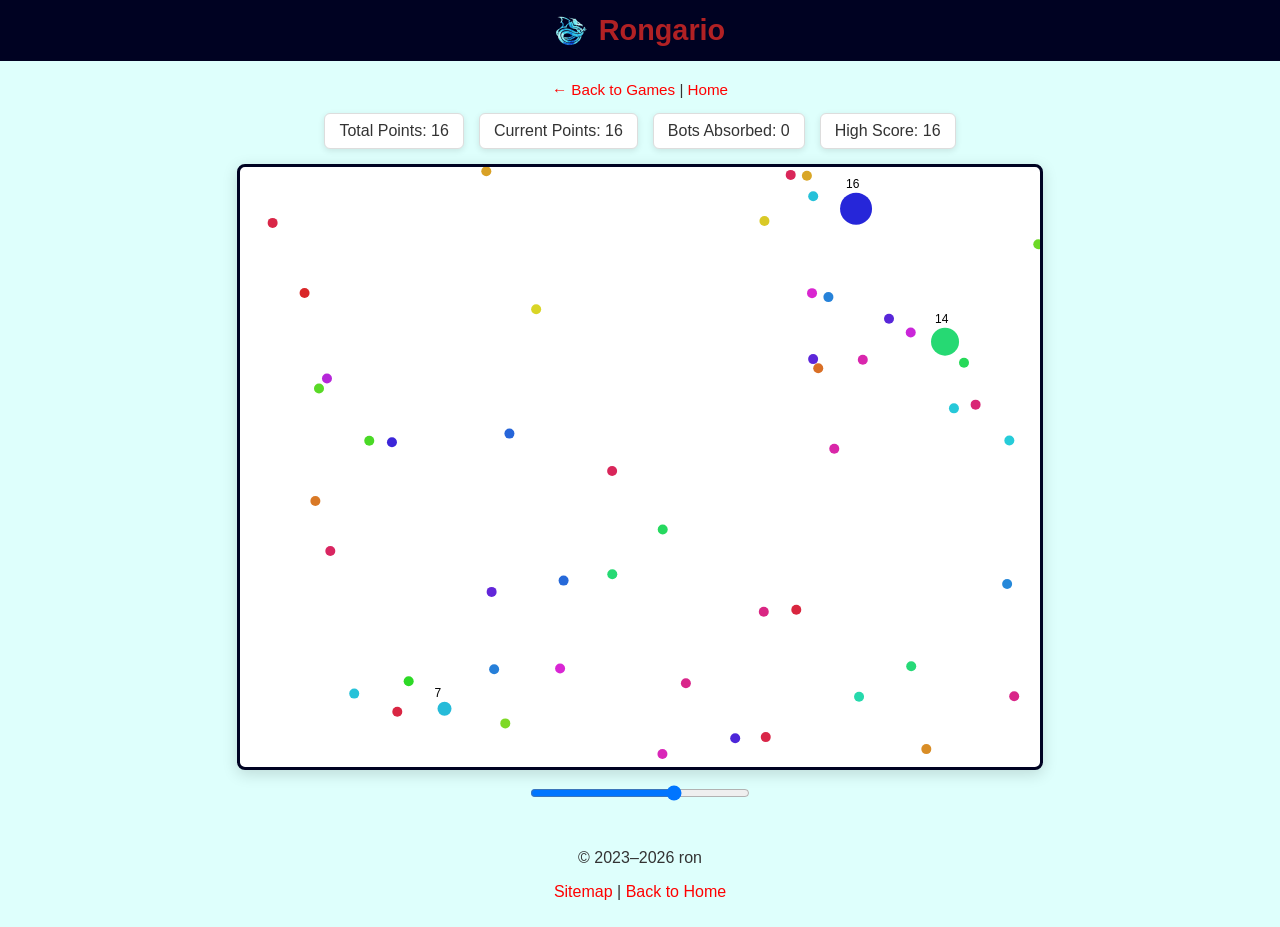
<file: rongario.html>
<html lang="en">
<head>
    <meta charset="UTF-8">
    <meta name="viewport" content="width=device-width, initial-scale=1.0">
    <title>RonGario</title>
    <link rel="stylesheet" href="styles.css">

<link rel="apple-touch-icon" sizes="180x180" href="/apple-touch-icon.png">
<link rel="icon" type="image/png" sizes="32x32" href="/favicon-32x32.png">
<link rel="icon" type="image/png" sizes="16x16" href="/favicon-16x16.png">
<link rel="manifest" href="/site.webmanifest">
<link rel="mask-icon" href="/safari-pinned-tab.svg" color="#000222">
<meta name="apple-mobile-web-app-title" content="Ron Lab">
<meta name="application-name" content="Ron Lab">
<meta name="msapplication-TileColor" content="#da532c">
<meta name="theme-color" content="#ffffff">

<!-- Apple Mobile Web App Status Bar Style -->
    <meta name="apple-mobile-web-app-status-bar-style" content="black">
    <style>
        body { 
            margin: 0; 
            padding: 0; 
            text-align: center;
        }

        .content-container {
            max-width: 1200px;
            margin: 0 auto;
            padding: 20px;
            display: flex;
            flex-direction: column;
            align-items: center;
        }

        .back-link {
            display: inline-block;
            margin-bottom: 15px;
            font-size: 0.95rem;
        }

        #scoreDisplay {
            display: flex;
            justify-content: center;
            flex-wrap: wrap;
            gap: 15px;
            margin-bottom: 15px;
            font-family: 'biome', sans-serif;
            color: #333;
        }

        #scoreDisplay span {
            background: #fff;
            padding: 8px 14px;
            border-radius: 6px;
            box-shadow: 0 2px 6px rgba(0, 0, 0, 0.1);
            font-weight: 500;
            border: 1px solid #ddd;
        }

        .dark-mode #scoreDisplay span {
            background-color: #1a1a1a;
            color: #defffc;
            border-color: #444;
            box-shadow: 0 2px 6px rgba(0, 0, 0, 0.4);
        }

        canvas { 
            border: 3px solid #000222;
            border-radius: 8px;
            background: #fff;
            box-shadow: 0 4px 15px rgba(0, 0, 0, 0.15);
            max-width: 95vw;
        }

        .dark-mode canvas {
            border-color: #defffc;
            box-shadow: 0 4px 15px rgba(222, 255, 252, 0.15);
        }

        #colorPicker {
            margin-top: 15px;
            width: 220px;
        }
    </style>
</head>
<body>
    <header>
        <img src="/favicon-32x32.png" alt="Ron Lab Logo" class="header-logo">
        <h1>Rongario</h1>
    </header>

    <main class="content-container">
        <div class="back-link">
            <a href="games.html">← Back to Games</a> | <a href="index.html">Home</a>
        </div>

        <div id="scoreDisplay">
            <span id="totalPoints">Total Points: 0</span>
            <span id="currentPoints">Current Points: 0</span>
            <span id="botsAbsorbed">Bots Absorbed: 0</span>
            <span id="highScore">High Score: 0</span>
        </div>
        <canvas id="gameCanvas" width="800" height="600"></canvas>
        <input type="range" id="colorPicker" min="0" max="360" value="240" step="1">
    </main>
    <script>
        const canvas = document.getElementById('gameCanvas');
        const ctx = canvas.getContext('2d');
        const colorPicker = document.getElementById('colorPicker');
        const totalPointsDisplay = document.getElementById('totalPoints');
        const currentPointsDisplay = document.getElementById('currentPoints');
        const botsAbsorbedDisplay = document.getElementById('botsAbsorbed');
        const highScoreDisplay = document.getElementById('highScore');

        // Player object
        class Player {
            constructor(x, y, radius, color, isBot = false) {
                this.x = x;
                this.y = y;
                this.radius = radius;
                this.color = isBot ? `hsl(${Math.random() * 360}, 70%, 50%)` : color;
                this.isBot = isBot;
                this.speed = this.calculateSpeed();
                this.dx = 0;
                this.dy = 0;
                this.split = false;
                this.twins = [];
                this.mergeStart = new Map();
                this.lastSplitTime = Date.now(); // Track last split for bots
                this.totalPoints = radius; // Initialize with starting radius
                this.botsAbsorbed = 0; // Track bots absorbed
            }

            calculateSpeed() {
                if (this.radius < 25) return 375 / this.radius;
                if (this.radius >= 35) return 250 / this.radius;
                let t = (this.radius - 25) / 10;
                return (375 / this.radius) * (1 - t) + (250 / this.radius) * t;
            }

            draw() {
                ctx.beginPath();
                ctx.arc(this.x, this.y, this.radius, 0, Math.PI * 2);
                ctx.fillStyle = this.color;
                ctx.fill();
                ctx.closePath();
                ctx.fillStyle = 'black';
                ctx.font = '12px Arial';
                ctx.fillText(Math.round(this.radius), this.x - 10, this.y - this.radius - 5);
                this.twins.forEach(twin => twin.draw());
            }

            move(deltaTime) {
                if (this.isBot) {
                    if (Math.random() < 0.01) {
                        this.dx = (Math.random() - 0.5) * 2;
                        this.dy = (Math.random() - 0.5) * 2;
                    }
                }
                let moveX = this.dx * this.speed * deltaTime;
                let moveY = this.dy * this.speed * deltaTime;
                this.x = Math.max(this.radius, Math.min(canvas.width - this.radius, this.x + moveX));
                this.y = Math.max(this.radius, Math.min(canvas.height - this.radius, this.y + moveY));
                this.twins.forEach(twin => {
                    // Apply gravity toward main dot
                    let dist = Math.sqrt((twin.x - this.x) ** 2 + (twin.y - this.y) ** 2);
                    let gravityStrength = 0.1 / (dist + 1); // Weaker when far
                    let gravityDx = (this.x - twin.x) * gravityStrength;
                    let gravityDy = (this.y - twin.y) * gravityStrength;
                    twin.dx = this.dx + gravityDx;
                    twin.dy = this.dy + gravityDy;
                    let twinMoveX = twin.dx * twin.speed * deltaTime;
                    let twinMoveY = twin.dy * twin.speed * deltaTime;
                    twin.x = Math.max(twin.radius, Math.min(canvas.width - twin.radius, twin.x + twinMoveX));
                    twin.y = Math.max(twin.radius, Math.min(canvas.height - twin.radius, twin.y + twinMoveY));
                });
            }

            calculateTotalPoints() {
                let totalPoints = this.radius;
                this.twins.forEach(twin => {
                    totalPoints += twin.radius;
                });
                return totalPoints;
            }

            canSplit() {
                let totalPoints = this.calculateTotalPoints();
                let currentDots = this.twins.length + 1;
                let newDots = 0;
                if (this.radius >= 4) newDots++;
                this.twins.forEach(twin => {
                    if (twin.radius >= 4) newDots++;
                });
                let minRadius = 2;
                let maxPossibleDots = Math.floor(totalPoints / minRadius);
                return currentDots + newDots <= maxPossibleDots;
            }

            splitPlayer(dx, dy) {
                if (!this.canSplit()) return;
                let splitDots = [];
                if (this.radius >= 4) {
                    let newRadius1 = Math.floor(this.radius / 2);
                    let newRadius2 = this.radius - newRadius1;
                    this.radius = newRadius1;
                    this.speed = this.calculateSpeed();
                    let twin = new Player(this.x, this.y, newRadius2, this.color, this.isBot);
                    let angle = (dx === 0 && dy === 0) ? Math.random() * Math.PI * 2 : Math.atan2(dy, dx);
                    twin.x += Math.cos(angle) * (this.radius + twin.radius + 10);
                    twin.y += Math.sin(angle) * (this.radius + twin.radius + 10);
                    twin.dx = dx;
                    twin.dy = dy;
                    splitDots.push(twin);
                }
                this.twins.forEach(twin => {
                    if (twin.radius >= 4 && this.canSplit()) {
                        let newRadius1 = Math.floor(twin.radius / 2);
                        let newRadius2 = twin.radius - newRadius1;
                        twin.radius = newRadius1;
                        twin.speed = twin.calculateSpeed();
                        let newTwin = new Player(twin.x, twin.y, newRadius2, this.color, this.isBot);
                        let angle = (dx === 0 && dy === 0) ? Math.random() * Math.PI * 2 : Math.atan2(dy, dx);
                        newTwin.x += Math.cos(angle) * (twin.radius + newTwin.radius + 10);
                        newTwin.y += Math.sin(angle) * (twin.radius + newTwin.radius + 10);
                        newTwin.dx = dx;
                        newTwin.dy = dy;
                        splitDots.push(newTwin);
                    }
                });
                this.twins.push(...splitDots);
                this.split = this.twins.length > 0;
            }
        }

        // Food object
        class Food {
            constructor(x, y) {
                this.x = x;
                this.y = y;
                this.radius = 5;
                this.color = `hsl(${Math.random() * 360}, 70%, 50%)`;
            }

            draw() {
                ctx.beginPath();
                ctx.arc(this.x, this.y, this.radius, 0, Math.PI * 2);
                ctx.fillStyle = this.color;
                ctx.fill();
                ctx.closePath();
            }
        }

        // Game state
        function randomRadius() {
            return Math.floor(Math.random() * 10) + 7; // 7 to 16
        }
        let player = new Player(
            Math.random() * (canvas.width - 50) + 25,
            Math.random() * (canvas.height - 50) + 25,
            randomRadius(),
            'hsl(240, 70%, 50%)'
        );
        let bots = [
            new Player(
                Math.random() * (canvas.width - 50) + 25,
                Math.random() * (canvas.height - 50) + 25,
                randomRadius(),
                '',
                true
            ),
            new Player(
                Math.random() * (canvas.width - 50) + 25,
                Math.random() * (canvas.height - 50) + 25,
                randomRadius(),
                '',
                true
            )
        ];
        let foods = [];
        for (let i = 0; i < 50; i++) {
            foods.push(new Food(Math.random() * canvas.width, Math.random() * canvas.height));
        }
        let highScore = parseFloat(localStorage.getItem('agarHighScore')) || 0; // Load high score

        // Color picker
        colorPicker.addEventListener('input', () => {
            player.color = `hsl(${colorPicker.value}, 70%, 50%)`;
            player.twins.forEach(twin => twin.color = player.color);
        });

        // Keyboard controls
        let keys = {};
        document.addEventListener('keydown', (e) => {
            keys[e.key.toLowerCase()] = true;
            if (e.key === ' ') {
                player.splitPlayer(player.dx, player.dy);
            }
        });
        document.addEventListener('keyup', (e) => {
            keys[e.key.toLowerCase()] = false;
        });

        function updatePlayerDirection() {
            player.dx = 0;
            player.dy = 0;
            if (keys['w']) player.dy = -1;
            if (keys['s']) player.dy = 1;
            if (keys['a']) player.dx = -1;
            if (keys['d']) player.dx = 1;
            if (player.dx !== 0 || player.dy !== 0) {
                let mag = Math.sqrt(player.dx * player.dx + player.dy * player.dy);
                player.dx /= mag;
                player.dy /= mag;
            }
            player.twins.forEach(twin => {
                twin.dx = player.dx;
                twin.dy = player.dy;
            });
        }

        // Collision detection
        function distance(x1, y1, x2, y2) {
            return Math.sqrt((x2 - x1) ** 2 + (y2 - y1) ** 2);
        }

        function getCollisionThreshold(radius) {
            if (radius < 15) return 3;
            if (radius < 25) return 5;
            if (radius < 45) return 7;
            return 10;
        }

        function checkMergeCollisions(player) {
            let allDots = [player, ...player.twins];
            let parent = new Map();
            function find(dot) {
                if (!parent.has(dot)) parent.set(dot, dot);
                if (parent.get(dot) !== dot) parent.set(dot, find(parent.get(dot)));
                return parent.get(dot);
            }
            function union(dot1, dot2) {
                let root1 = find(dot1);
                let root2 = find(dot2);
                if (root1 !== root2) parent.set(root1, root2);
            }

            // Collect all overlapping pairs and set timers
            let validKeys = new Set();
            let overlaps = [];
            for (let i = 0; i < allDots.length; i++) {
                for (let j = i + 1; j < allDots.length; j++) {
                    let dot1 = allDots[i];
                    let dot2 = allDots[j];
                    let dist = distance(dot1.x, dot1.y, dot2.x, dot2.y);
                    let key = `${Math.min(i, j)}-${Math.max(i, j)}`;
                    if (dist < dot1.radius + dot2.radius) {
                        overlaps.push([dot1, dot2, key]);
                        if (!player.mergeStart.has(key)) player.mergeStart.set(key, Date.now());
                        validKeys.add(key);
                    }
                }
            }
            // Remove outdated timers
            player.mergeStart.forEach((_, key) => {
                if (!validKeys.has(key)) player.mergeStart.delete(key);
            });

            // Union all overlapping dots that are ready to merge
            overlaps.forEach(([dot1, dot2, key]) => {
                if (player.mergeStart.get(key) && Date.now() - player.mergeStart.get(key) >= 2000) {
                    union(dot1, dot2);
                }
            });

            // Group dots by their roots and find earliest merge time
            let groups = new Map();
            allDots.forEach(dot => {
                let root = find(dot);
                if (!groups.has(root)) groups.set(root, { dots: [], startTime: Infinity });
                groups.get(root).dots.push(dot);
                let dotIndex = allDots.indexOf(dot);
                let minKey = Array.from(player.mergeStart.keys())
                    .filter(k => k.split('-').map(Number).includes(dotIndex))
                    .sort((a, b) => player.mergeStart.get(a) - player.mergeStart.get(b))[0];
                if (minKey) {
                    let time = player.mergeStart.get(minKey);
                    if (time < groups.get(root).startTime) groups.get(root).startTime = time;
                }
            });

            // Process merges for groups ready to combine
            groups.forEach((group, root) => {
                if (group.dots.length > 1 && group.startTime <= Date.now() - 2000) {
                    let totalRadius = 0;
                    let weightedX = 0;
                    let weightedY = 0;
                    group.dots.forEach(dot => {
                        totalRadius += dot.radius;
                        weightedX += dot.x * dot.radius;
                        weightedY += dot.y * dot.radius;
                    });
                    let newRadius = totalRadius;
                    let avgX = totalRadius > 0 ? weightedX / totalRadius : group.dots[0].x;
                    let avgY = totalRadius > 0 ? weightedY / totalRadius : group.dots[0].y;

                    // Choose target dot (prefer main player if in group, else largest twin)
                    let targetDot = group.dots.includes(player) ? player : group.dots.reduce((max, dot) => 
                        dot.radius > max.radius ? dot : max, group.dots[0]);
                    targetDot.x = avgX;
                    targetDot.y = avgY;
                    targetDot.radius = newRadius;
                    targetDot.speed = targetDot.calculateSpeed();

                    // Update twins, keeping only non-merged dots
                    let mergedDots = new Set(group.dots);
                    player.twins = player.twins.filter(t => !mergedDots.has(t));
                    if (!mergedDots.has(player) && targetDot !== player) {
                        player.x = targetDot.x;
                        player.y = targetDot.y;
                        player.radius = targetDot.radius;
                        player.speed = player.calculateSpeed();
                        player.twins = player.twins.filter(t => t !== targetDot);
                    }
                    player.split = player.twins.length > 0;

                    // Clear merge timers for this group
                    player.mergeStart.forEach((_, key) => {
                        let [i, j] = key.split('-').map(Number);
                        if (mergedDots.has(allDots[i]) || mergedDots.has(allDots[j])) {
                            player.mergeStart.delete(key);
                        }
                    });
                }
            });
        }

        function checkCollisions() {
            checkMergeCollisions(player);
            bots.forEach(bot => checkMergeCollisions(bot));

            foods = foods.filter(food => {
                let dist = distance(player.x, player.y, food.x, food.y);
                if (dist < player.radius + food.radius) {
                    player.radius += 1;
                    player.speed = player.calculateSpeed();
                    player.totalPoints += 1; // Increment total points for food
                    return false;
                }
                for (let twin of player.twins) {
                    dist = distance(twin.x, twin.y, food.x, food.y);
                    if (dist < twin.radius + food.radius) {
                        twin.radius += 1;
                        twin.speed = twin.calculateSpeed();
                        player.totalPoints += 1; // Increment total points for food
                        return false;
                    }
                }
                for (let bot of bots) {
                    dist = distance(bot.x, bot.y, food.x, food.y);
                    if (dist < bot.radius + food.radius) {
                        bot.radius += 1;
                        bot.speed = bot.calculateSpeed();
                        bot.totalPoints += 1; // Increment bot total points
                        return false;
                    }
                    for (let twin of bot.twins) {
                        dist = distance(twin.x, twin.y, food.x, food.y);
                        if (dist < twin.radius + food.radius) {
                            twin.radius += 1;
                            twin.speed = twin.calculateSpeed();
                            bot.totalPoints += 1; // Increment bot total points
                            return false;
                        }
                    }
                }
                return true;
            });

            // Handle player vs bot collisions
            bots.forEach((bot, botIndex) => {
                let allPlayerDots = [player, ...player.twins];
                let allBotDots = [bot, ...bot.twins];

                allPlayerDots.forEach((playerDot, playerIndex) => {
                    allBotDots.forEach((botDot, botDotIndex) => {
                        let dist = distance(playerDot.x, playerDot.y, botDot.x, botDot.y);
                        if (dist < playerDot.radius + botDot.radius) {
                            let playerThreshold = getCollisionThreshold(playerDot.radius);
                            let botThreshold = getCollisionThreshold(botDot.radius);
                            if (playerDot.radius >= botDot.radius + playerThreshold) {
                                player.totalPoints += botDot.radius;
                                player.botsAbsorbed += 1;
                                playerDot.radius = Math.sqrt(playerDot.radius * playerDot.radius + botDot.radius * botDot.radius);
                                playerDot.speed = playerDot.calculateSpeed();
                                if (botDot === bot) {
                                    bot.x = Math.random() * (canvas.width - 50) + 25;
                                    bot.y = Math.random() * (canvas.height - 50) + 25;
                                    bot.radius = randomRadius();
                                    bot.color = `hsl(${Math.random() * 360}, 70%, 50%)`;
                                    bot.speed = bot.calculateSpeed();
                                    bot.twins = [];
                                    bot.split = false;
                                    bot.mergeStart.clear();
                                    bot.lastSplitTime = Date.now();
                                    bot.totalPoints = bot.radius;
                                    bot.botsAbsorbed = 0;
                                } else {
                                    bot.twins = bot.twins.filter(t => t !== botDot);
                                    bot.split = bot.twins.length > 0;
                                }
                            } else if (botDot.radius >= playerDot.radius + botThreshold) {
                                bot.totalPoints += playerDot.radius;
                                bot.botsAbsorbed += 1;
                                botDot.radius = Math.sqrt(botDot.radius * botDot.radius + playerDot.radius * playerDot.radius);
                                botDot.speed = botDot.calculateSpeed();
                                if (playerDot === player) {
                                    if (player.twins.length > 0) {
                                        let largestTwin = player.twins.reduce((max, twin) => 
                                            twin.radius > max.radius ? twin : max, player.twins[0]);
                                        player.x = largestTwin.x;
                                        player.y = largestTwin.y;
                                        player.radius = largestTwin.radius;
                                        player.speed = largestTwin.calculateSpeed();
                                        player.dx = largestTwin.dx;
                                        player.dy = largestTwin.dy;
                                        player.twins = player.twins.filter(t => t !== largestTwin);
                                        player.split = player.twins.length > 0;
                                    } else {
                                        player.x = Math.random() * (canvas.width - 50) + 25;
                                        player.y = Math.random() * (canvas.height - 50) + 25;
                                        player.radius = randomRadius();
                                        player.speed = player.calculateSpeed();
                                        player.twins = [];
                                        player.split = false;
                                        player.mergeStart.clear();
                                        player.totalPoints = player.radius;
                                        player.botsAbsorbed = 0;
                                    }
                                } else {
                                    player.twins = player.twins.filter(t => t !== playerDot);
                                    player.split = player.twins.length > 0;
                                }
                            }
                        }
                    });
                });
            });

            // Handle bot vs bot collisions
            bots.forEach((bot1, i) => {
                bots.forEach((bot2, j) => {
                    if (i < j) {
                        let allBot1Dots = [bot1, ...bot1.twins];
                        let allBot2Dots = [bot2, ...bot2.twins];

                        allBot1Dots.forEach((bot1Dot) => {
                            allBot2Dots.forEach((bot2Dot) => {
                                let dist = distance(bot1Dot.x, bot1Dot.y, bot2Dot.x, bot2Dot.y);
                                if (dist < bot1Dot.radius + bot2Dot.radius) {
                                    let threshold1 = getCollisionThreshold(bot1Dot.radius);
                                    let threshold2 = getCollisionThreshold(bot2Dot.radius);
                                    if (bot1Dot.radius >= bot2Dot.radius + threshold1) {
                                        bot1.totalPoints += bot2Dot.radius;
                                        bot1.botsAbsorbed += 1;
                                        bot1Dot.radius = Math.sqrt(bot1Dot.radius * bot1Dot.radius + bot2Dot.radius * bot2Dot.radius);
                                        bot1Dot.speed = bot1Dot.calculateSpeed();
                                        if (bot2Dot === bot2) {
                                            bot2.x = Math.random() * (canvas.width - 50) + 25;
                                            bot2.y = Math.random() * (canvas.height - 50) + 25;
                                            bot2.radius = randomRadius();
                                            bot2.color = `hsl(${Math.random() * 360}, 70%, 50%)`;
                                            bot2.speed = bot2.calculateSpeed();
                                            bot2.twins = [];
                                            bot2.split = false;
                                            bot2.mergeStart.clear();
                                            bot2.lastSplitTime = Date.now();
                                            bot2.totalPoints = bot2.radius;
                                            bot2.botsAbsorbed = 0;
                                        } else {
                                            bot2.twins = bot2.twins.filter(t => t !== bot2Dot);
                                            bot2.split = bot2.twins.length > 0;
                                        }
                                    } else if (bot2Dot.radius >= bot1Dot.radius + threshold2) {
                                        bot2.totalPoints += bot1Dot.radius;
                                        bot2.botsAbsorbed += 1;
                                        bot2Dot.radius = Math.sqrt(bot2Dot.radius * bot2Dot.radius + bot1Dot.radius * bot1Dot.radius);
                                        bot2Dot.speed = bot2Dot.calculateSpeed();
                                        if (bot1Dot === bot1) {
                                            bot1.x = Math.random() * (canvas.width - 50) + 25;
                                            bot1.y = Math.random() * (canvas.height - 50) + 25;
                                            bot1.radius = randomRadius();
                                            bot1.color = `hsl(${Math.random() * 360}, 70%, 50%)`;
                                            bot1.speed = bot1.calculateSpeed();
                                            bot1.twins = [];
                                            bot1.split = false;
                                            bot1.mergeStart.clear();
                                            bot1.lastSplitTime = Date.now();
                                            bot1.totalPoints = bot1.radius;
                                            bot1.botsAbsorbed = 0;
                                        } else {
                                            bot1.twins = bot1.twins.filter(t => t !== bot1Dot);
                                            bot1.split = bot1.twins.length > 0;
                                        }
                                    }
                                }
                            });
                        });
                    }
                });
            });
        }

        // Game loop
        let lastTime = 0;
        function gameLoop(timestamp) {
            let deltaTime = (timestamp - lastTime) / 1000;
            lastTime = timestamp;

            ctx.clearRect(0, 0, canvas.width, canvas.height);

            updatePlayerDirection();
            player.move(deltaTime);
            bots.forEach(bot => {
                bot.move(deltaTime);
                // Random bot splitting every 30-90 seconds
                if (Date.now() - bot.lastSplitTime >= 30000 && Math.random() < deltaTime) {
                    let splitCount = Math.random() < 0.5 ? 1 : 2;
                    for (let i = 0; i < splitCount && bot.canSplit(); i++) {
                        let randomDx = (Math.random() - 0.5) * 2;
                        let randomDy = (Math.random() - 0.5) * 2;
                        let mag = Math.sqrt(randomDx * randomDx + randomDy * randomDy);
                        if (mag > 0) {
                            randomDx /= mag;
                            randomDy /= mag;
                        }
                        bot.splitPlayer(randomDx, randomDy);
                    }
                    bot.lastSplitTime = Date.now() + Math.random() * 60000; // Next split in 30-90s
                }
            });
            checkCollisions();

            if (foods.length < 50) {
                foods.push(new Food(Math.random() * canvas.width, Math.random() * canvas.height));
            }

            // Update score display
            highScore = Math.max(highScore, player.totalPoints);
            localStorage.setItem('agarHighScore', highScore); // Save to localStorage
            totalPointsDisplay.textContent = `Total Points: ${Math.round(player.totalPoints)}`;
            currentPointsDisplay.textContent = `Current Points: ${Math.round(player.calculateTotalPoints())}`;
            botsAbsorbedDisplay.textContent = `Bots Absorbed: ${player.botsAbsorbed}`;
            highScoreDisplay.textContent = `High Score: ${Math.round(highScore)}`;

            foods.forEach(food => food.draw());
            bots.forEach(bot => bot.draw());
            player.draw();

            requestAnimationFrame(gameLoop);
        }

        requestAnimationFrame(gameLoop);
    </script>
    <footer>
        <p>&copy; 2023–<span id="year"></span> ron</p>
        <p><a href="sitemap.html">Sitemap</a> | <a href="index.html">Back to Home</a></p>
    </footer>
    <script src="/theme.js"></script>
</body>
</html>
</file>
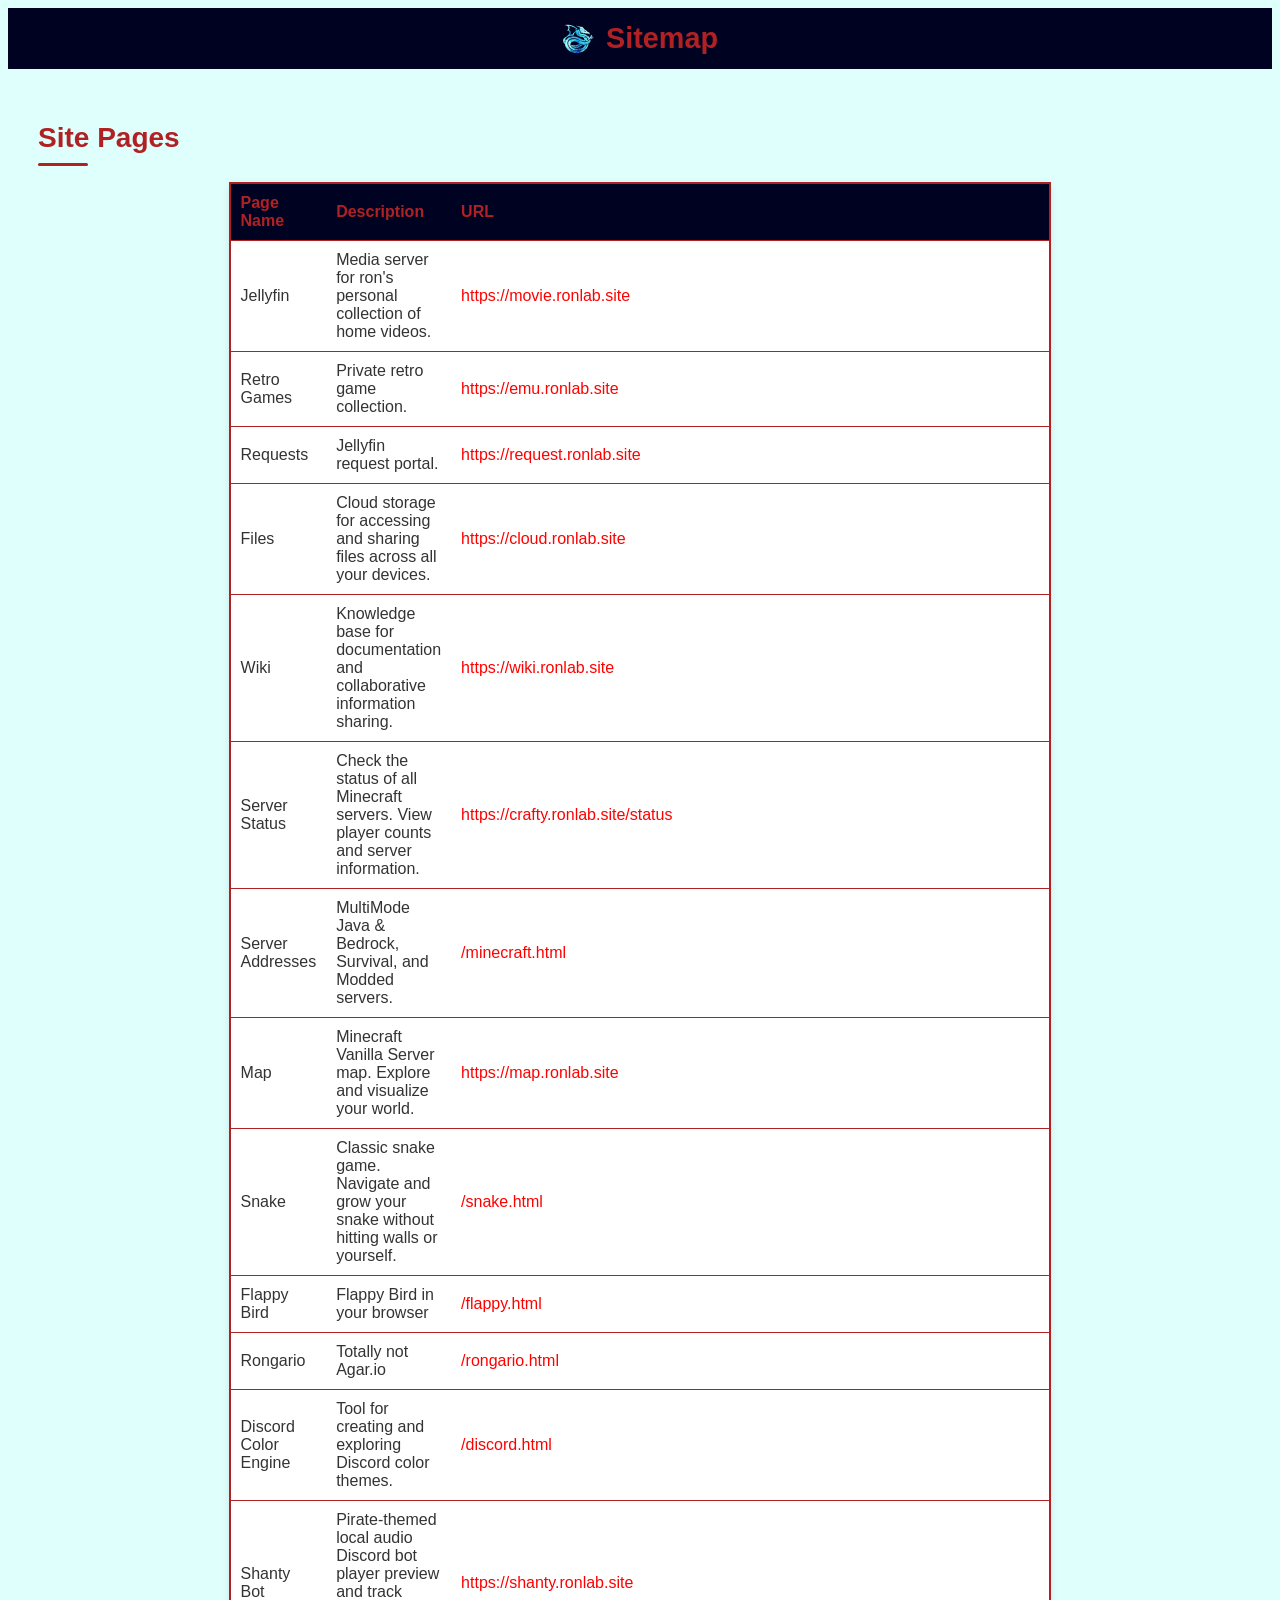
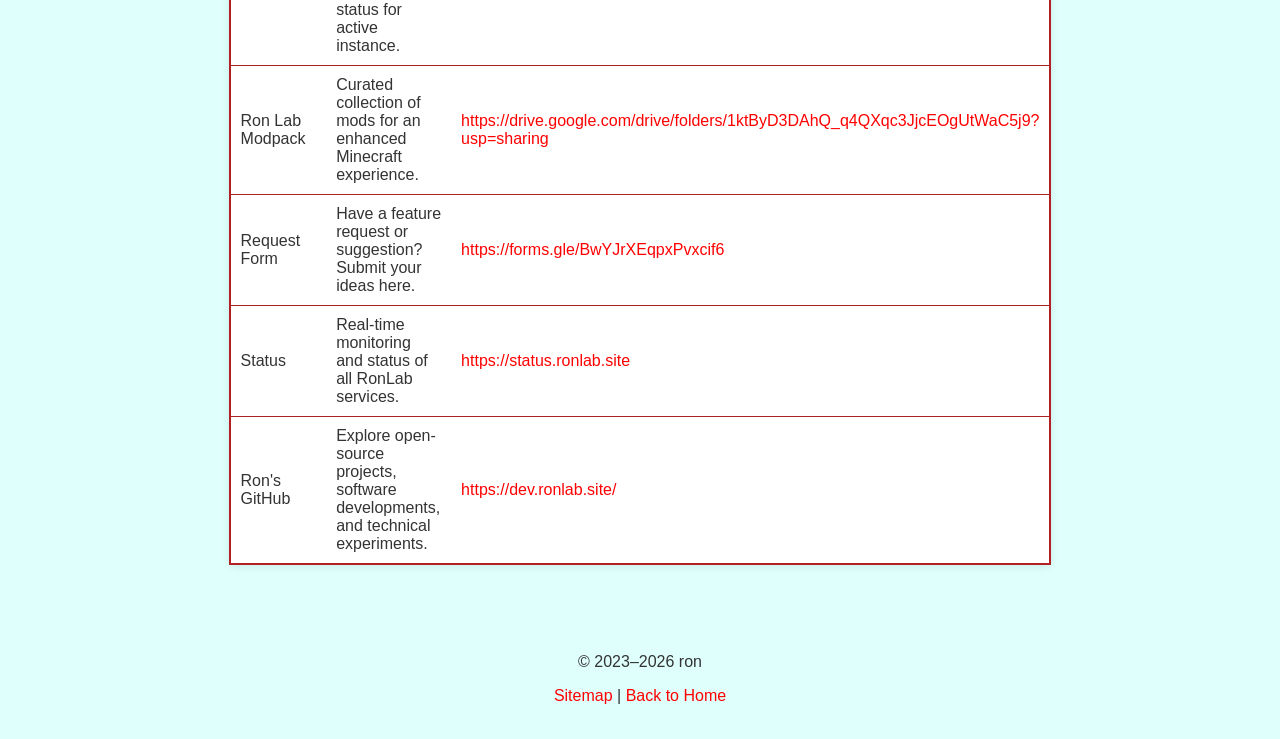
<file: sitemap.html>
<!DOCTYPE html>
<html lang="en">
<head>
    <meta charset="UTF-8">
    <meta name="viewport" content="width=device-width, initial-scale=1.0">
    <title>Sitemap</title>
    <link rel="stylesheet" href="styles.css">
    <link rel="apple-touch-icon" sizes="180x180" href="/apple-touch-icon.png">
    <link rel="icon" type="image/png" sizes="32x32" href="/favicon-32x32.png">
    <link rel="icon" type="image/png" sizes="16x16" href="/favicon-16x16.png">
    <link rel="manifest" href="/site.webmanifest">
    <link rel="mask-icon" href="/safari-pinned-tab.svg" color="#000222">
    <meta name="apple-mobile-web-app-title" content="Ron Lab">
    <meta name="application-name" content="Ron Lab">
    <meta name="msapplication-TileColor" content="#da532c">
    <meta name="theme-color" content="#ffffff">
    <meta name="apple-mobile-web-app-status-bar-style" content="black">
</head>
<body>
    <header>
        <img src="/favicon-32x32.png" alt="Ron Lab Logo" class="header-logo">
        <h1>Sitemap</h1>
    </header>
    <main>
        <section>
            <h2>Site Pages</h2>
            <table id="sitemap-table">
                <thead>
                    <tr>
                        <th>Page Name</th>
                        <th>Description</th>
                        <th>URL</th>
                    </tr>
                </thead>
                <tbody id="dynamic-sitemap-table">
                </tbody>
            </table>
        </section>
    </main>
    <footer>
        <p>&copy; 2023–<span id="year"></span> ron</p>
        <p><a href="sitemap.html">Sitemap</a> | <a href="index.html">Back to Home</a></p>
    </footer>
    <script src="/theme.js"></script>
    <script src="/app.js"></script>
</body>
</html>
</file>
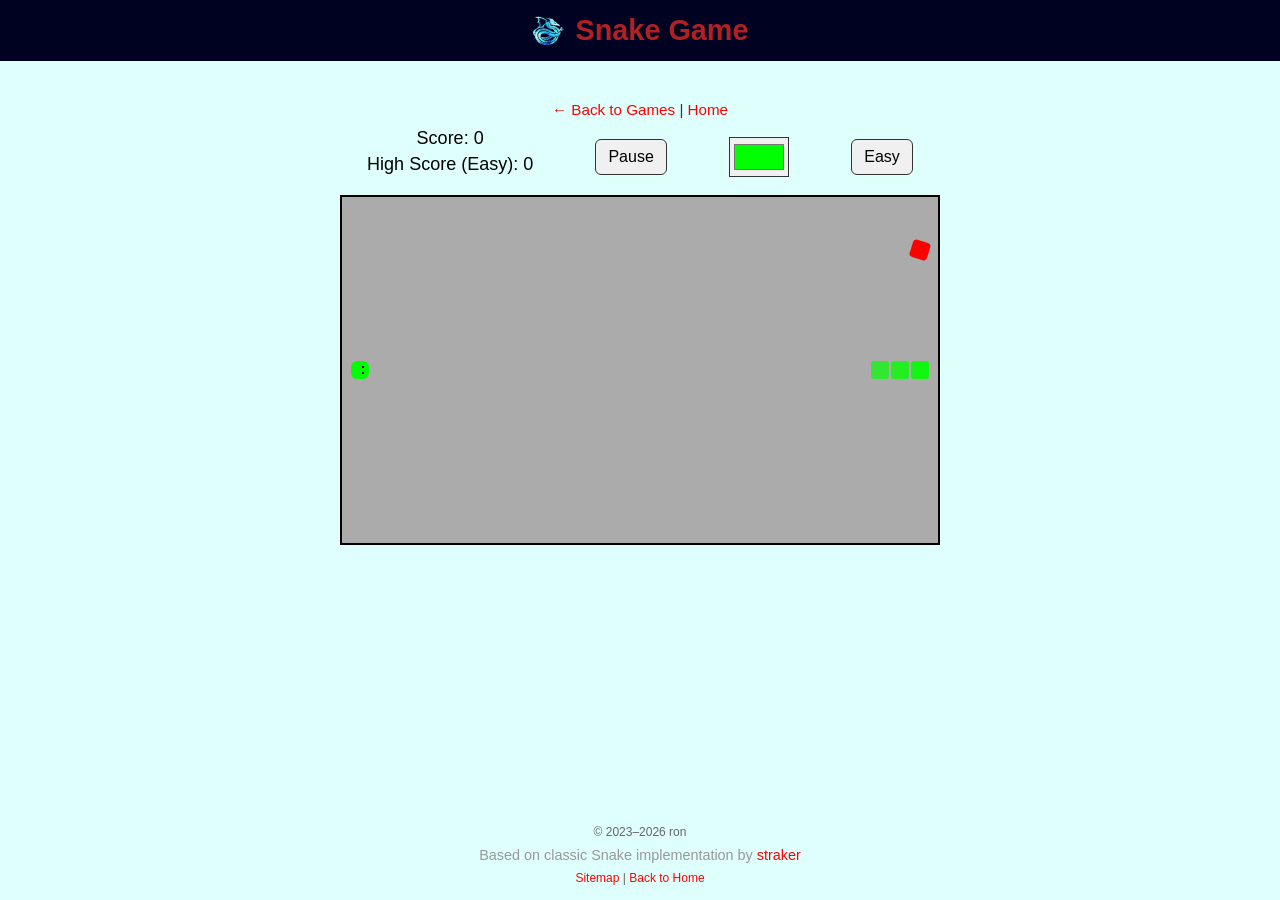
<file: snake.html>
<!DOCTYPE html>
<html lang="en">
<head>
  <meta charset="UTF-8">
  <meta name="viewport" content="width=device-width, initial-scale=1.0">
  <title>Snake Game</title>
  <link rel="stylesheet" href="styles.css">
  <link rel="apple-touch-icon" sizes="180x180" href="/apple-touch-icon.png">
  <link rel="icon" type="image/png" sizes="32x32" href="/favicon-32x32.png">
  <link rel="icon" type="image/png" sizes="16x16" href="/favicon-16x16.png">
  <link rel="manifest" href="/site.webmanifest">
  <link rel="mask-icon" href="/safari-pinned-tab.svg" color="#000222">
  <meta name="apple-mobile-web-app-title" content="Ron Lab">
  <meta name="application-name" content="Ron Lab">
  <meta name="msapplication-TileColor" content="#da532c">
  <meta name="theme-color" content="#ffffff">
  <meta name="apple-mobile-web-app-status-bar-style" content="black">
  <style>
    html, body {
      height: 100vh;
      margin: 0;
      padding: 0;
      font-family: 'biome', sans-serif;
      overflow: hidden;
      box-sizing: border-box;
    }
    
    *, *::before, *::after {
      box-sizing: border-box;
    }
    
    .canvas-container {
      width: 600px;
      height: 350px;
      max-width: 85vw;
      max-height: 45vh;
      margin: 10px auto;
      background-color: #ababab;
      border: 2px solid black;
      position: relative;
    }
    
    canvas {
      display: block;
      width: 100%;
      height: 100%;
    }
    
    .back-link {
      display: block;
      text-align: center;
      margin: 10px 0;
      font-size: 0.95rem;
    }
    
    .game-controls {
      display: flex;
      justify-content: space-around;
      align-items: center;
      max-width: 600px;
      margin: 8px auto;
      flex-wrap: wrap;
      gap: 8px;
    }
    
    .score-display {
      display: flex;
      flex-direction: column;
      align-items: center;
      gap: 5px;
    }
    
    .power-up-status {
      display: flex;
      gap: 10px;
      flex-wrap: wrap;
      justify-content: center;
      margin-top: 5px;
    }
    
    .power-up-indicator {
      background: rgba(0,0,0,0.8);
      color: white;
      padding: 2px 8px;
      border-radius: 12px;
      font-size: 12px;
      display: none;
    }
    
    .power-up-indicator.active {
      display: block;
    }
    
    .dark-mode .power-up-indicator {
      background: rgba(255,255,255,0.8);
      color: black;
    }
    
    #score, #highScore {
      color: black;
      font-size: 18px;
      margin: 0;
    }
    
    .dark-mode #score, .dark-mode #highScore {
      color: white;
    }
    
    button, input[type="color"] {
      font-family: 'biome', sans-serif;
      padding: 8px 12px;
      border: 1px solid #333;
      background: #f0f0f0;
      cursor: pointer;
      touch-action: manipulation; /* Fix mobile touch responsiveness */
      -webkit-tap-highlight-color: transparent;
      user-select: none;
    }
    
    button:hover, button:active {
      background: #e0e0e0;
    }
    
    button:active {
      transform: translateY(1px);
    }
    
    #colorInput {
      width: 60px;
      height: 40px;
      padding: 2px;
    }
    
    @media (max-width: 768px) {
      .canvas-container {
        width: 95vw;
        height: 50vh;
      }
      
      .game-controls {
        flex-direction: column;
        gap: 15px;
      }
    }
    
    footer {
      position: absolute;
      bottom: 5px;
      width: 100%;
      text-align: center;
      font-size: 12px;
      color: #666;
    }
    
    footer p {
      margin: 0;
    }
  </style>
</head>
<body>
<header>
    <img src="/favicon-32x32.png" alt="Ron Lab Logo" class="header-logo">
    <h1>Snake Game</h1>
</header>

<main>
  <div class="back-link">
    <a href="games.html">← Back to Games</a> | <a href="index.html">Home</a>
  </div>

  <div class="game-controls">
    
    <div class="score-display">
      <p id="score">Score: 0</p>
      <p id="highScore">High Score: 0</p>
      <div class="power-up-status">
        <div id="slowdownIndicator" class="power-up-indicator" style="background-color: #00BFFF;">Slowdown: 0s</div>
        <div id="invincibilityIndicator" class="power-up-indicator" style="background-color: #FFD700;">Invincible: 0s</div>
        <div id="doublepointsIndicator" class="power-up-indicator" style="background-color: #FF69B4;">2x Points: 0s</div>
      </div>
    </div>
    
    <button id="pausePlayButton">Pause</button>
    <input type="color" id="colorInput" value="#00ff00" title="Snake Color">
    <button id="difficultyButton" class="difficulty-button">Easy</button>
  </div>

  <div class="canvas-container">
    <canvas id="game"></canvas>
  </div>

  <script>
    // Game variables
    var snakeColor = '#00ff00';
    var canvas = document.getElementById('game');
    var context = canvas.getContext('2d');
    var score = 0;
    var highScores = { Easy: 0, Medium: 0, Hard: 0 };
    var gamePaused = false;
    var grid = 20;
    var count = 0;
    var gameSpeed = 4;
    var difficulty = 'Easy';
    var lastTime = 0;
    
    var snake = {
      x: 0,
      y: 0,
      dx: grid,
      dy: 0,
      cells: [],
      maxCells: 4
    };
    
    var apple = {
      x: 0,
      y: 0,
      type: 'normal',
      scale: 1.0,
      rotation: 0
    };

    // Graphics and animation system
    var particles = [];
    var smoothMovement = {
      enabled: true,
      progress: 0
    };

    // Power-up system
    var powerUps = {
      slowdown: { active: false, timeLeft: 0, color: '#00BFFF' },
      invincibility: { active: false, timeLeft: 0, color: '#FFD700' },
      doublepoints: { active: false, timeLeft: 0, color: '#FF69B4' }
    };
    var powerUpDuration = 10000; // 10 seconds
    var powerUpChance = 0.15; // 15% chance

    // Touch controls
    var touchStartX = 0;
    var touchStartY = 0;
    var minSwipeDistance = 30;

    // Add polyfill for roundRect if not supported
    if (!CanvasRenderingContext2D.prototype.roundRect) {
      CanvasRenderingContext2D.prototype.roundRect = function(x, y, width, height, radius) {
        this.beginPath();
        this.moveTo(x + radius, y);
        this.lineTo(x + width - radius, y);
        this.quadraticCurveTo(x + width, y, x + width, y + radius);
        this.lineTo(x + width, y + height - radius);
        this.quadraticCurveTo(x + width, y + height, x + width - radius, y + height);
        this.lineTo(x + radius, y + height);
        this.quadraticCurveTo(x, y + height, x, y + height - radius);
        this.lineTo(x, y + radius);
        this.quadraticCurveTo(x, y, x + radius, y);
        this.closePath();
      };
    }

    // Utility functions
    function getRandomInt(min, max) {
      return Math.floor(Math.random() * (max - min)) + min;
    }

    // Particle system for collection effects
    function createParticles(x, y, color, count) {
      for (var i = 0; i < count; i++) {
        particles.push({
          x: x + canvas.offsetX + grid/2,
          y: y + canvas.offsetY + grid/2,
          vx: (Math.random() - 0.5) * 8,
          vy: (Math.random() - 0.5) * 8,
          life: 1.0,
          decay: Math.random() * 0.02 + 0.01,
          size: Math.random() * 4 + 2,
          color: color
        });
      }
    }

    function updateParticles() {
      for (var i = particles.length - 1; i >= 0; i--) {
        var p = particles[i];
        p.x += p.vx;
        p.y += p.vy;
        p.vx *= 0.98;
        p.vy *= 0.98;
        p.life -= p.decay;
        
        if (p.life <= 0) {
          particles.splice(i, 1);
        }
      }
    }

    function drawParticles() {
      for (var i = 0; i < particles.length; i++) {
        var p = particles[i];
        context.save();
        context.globalAlpha = p.life;
        context.fillStyle = p.color;
        context.beginPath();
        context.arc(p.x, p.y, p.size * p.life, 0, Math.PI * 2);
        context.fill();
        context.restore();
      }
    }

    // Snake drawing functions
    function drawSnakeHead(x, y, dx, dy) {
      var centerX = x + canvas.offsetX + grid/2;
      var centerY = y + canvas.offsetY + grid/2;
      
      context.save();
      context.fillStyle = snakeColor;
      
      // Draw head as rounded rectangle
      context.beginPath();
      context.roundRect(x + canvas.offsetX + 1, y + canvas.offsetY + 1, grid - 2, grid - 2, 6);
      context.fill();
      
      // Draw eyes based on direction
      context.fillStyle = '#000';
      var eyeSize = 2;
      var eyeOffset = 4;
      
      if (dx > 0) { // Moving right
        context.fillRect(centerX + eyeOffset - eyeSize, centerY - eyeOffset, eyeSize, eyeSize);
        context.fillRect(centerX + eyeOffset - eyeSize, centerY + eyeOffset - eyeSize, eyeSize, eyeSize);
      } else if (dx < 0) { // Moving left
        context.fillRect(centerX - eyeOffset, centerY - eyeOffset, eyeSize, eyeSize);
        context.fillRect(centerX - eyeOffset, centerY + eyeOffset - eyeSize, eyeSize, eyeSize);
      } else if (dy > 0) { // Moving down
        context.fillRect(centerX - eyeOffset, centerY + eyeOffset - eyeSize, eyeSize, eyeSize);
        context.fillRect(centerX + eyeOffset - eyeSize, centerY + eyeOffset - eyeSize, eyeSize, eyeSize);
      } else if (dy < 0) { // Moving up
        context.fillRect(centerX - eyeOffset, centerY - eyeOffset, eyeSize, eyeSize);
        context.fillRect(centerX + eyeOffset - eyeSize, centerY - eyeOffset, eyeSize, eyeSize);
      }
      
      context.restore();
    }

    function drawSnakeBody(x, y, index, total) {
      var size = grid - 2;
      var alpha = Math.max(0.6, 1 - (index / total) * 0.4); // Fade towards tail
      
      context.save();
      context.globalAlpha = alpha;
      context.fillStyle = snakeColor;
      
      // Draw body segment with slight rounding
      context.beginPath();
      context.roundRect(x + canvas.offsetX + 1, y + canvas.offsetY + 1, size, size, 3);
      context.fill();
      context.restore();
    }

    // Apple functions
    function getAppleColor() {
      switch(apple.type) {
        case 'slowdown': return powerUps.slowdown.color;
        case 'invincibility': return powerUps.invincibility.color;
        case 'doublepoints': return powerUps.doublepoints.color;
        default: return 'red';
      }
    }

    function drawAnimatedApple() {
      apple.scale = 1.0 + Math.sin(Date.now() * 0.005) * 0.1;
      apple.rotation += 0.02;
      
      var centerX = apple.x + canvas.offsetX + grid/2;
      var centerY = apple.y + canvas.offsetY + grid/2;
      var size = (grid - 2) * apple.scale;
      
      context.save();
      context.translate(centerX, centerY);
      context.rotate(apple.rotation);
      context.fillStyle = getAppleColor();
      
      // Draw apple with pulsing animation
      context.beginPath();
      context.roundRect(-size/2, -size/2, size, size, size * 0.2);
      context.fill();
      
      // Add shine effect for power-up apples
      if (apple.type !== 'normal') {
        context.fillStyle = 'rgba(255,255,255,0.3)';
        context.beginPath();
        context.roundRect(-size/2 + 2, -size/2 + 2, size * 0.4, size * 0.4, size * 0.1);
        context.fill();
      }
      
      context.restore();
    }

    function generateApple() {
      var cols = Math.floor(canvas.playableWidth / grid);
      var rows = Math.floor(canvas.playableHeight / grid);
      
      apple.x = getRandomInt(0, cols) * grid;
      apple.y = getRandomInt(0, rows) * grid;
      
      // Determine apple type
      if (Math.random() < powerUpChance) {
        var powerUpTypes = ['slowdown', 'invincibility', 'doublepoints'];
        apple.type = powerUpTypes[getRandomInt(0, powerUpTypes.length)];
      } else {
        apple.type = 'normal';
      }
    }

    // Power-up functions
    function activatePowerUp(type) {
      if (type === 'normal') return;
      
      if (powerUps[type]) {
        powerUps[type].active = true;
        powerUps[type].timeLeft = powerUpDuration;
      }
      
      updatePowerUpDisplay();
    }

    function updatePowerUps(deltaTime) {
      for (var type in powerUps) {
        if (powerUps[type].active) {
          powerUps[type].timeLeft -= deltaTime;
          if (powerUps[type].timeLeft <= 0) {
            powerUps[type].active = false;
            powerUps[type].timeLeft = 0;
          }
        }
      }
      updatePowerUpDisplay();
    }

    function updatePowerUpDisplay() {
      var slowdownEl = document.getElementById('slowdownIndicator');
      var invincibilityEl = document.getElementById('invincibilityIndicator');
      var doublepointsEl = document.getElementById('doublepointsIndicator');
      
      if (powerUps.slowdown.active) {
        slowdownEl.classList.add('active');
        slowdownEl.textContent = 'Slowdown: ' + Math.ceil(powerUps.slowdown.timeLeft / 1000) + 's';
      } else {
        slowdownEl.classList.remove('active');
      }
      
      if (powerUps.invincibility.active) {
        invincibilityEl.classList.add('active');
        invincibilityEl.textContent = 'Invincible: ' + Math.ceil(powerUps.invincibility.timeLeft / 1000) + 's';
      } else {
        invincibilityEl.classList.remove('active');
      }
      
      if (powerUps.doublepoints.active) {
        doublepointsEl.classList.add('active');
        doublepointsEl.textContent = '2x Points: ' + Math.ceil(powerUps.doublepoints.timeLeft / 1000) + 's';
      } else {
        doublepointsEl.classList.remove('active');
      }
    }

    function getCurrentGameSpeed() {
      if (powerUps.slowdown.active) {
        return gameSpeed * 2;
      }
      return gameSpeed;
    }

    // Touch control functions
    function handleTouchStart(event) {
      event.preventDefault();
      var touch = event.touches[0];
      var target = document.elementFromPoint(touch.clientX, touch.clientY);
      
      // Check if touch is on a button
      if (target && (target.tagName === 'BUTTON' || target.tagName === 'INPUT')) {
        target.click();
        return;
      }
      
      touchStartX = touch.clientX;
      touchStartY = touch.clientY;
    }

    function handleTouchMove(event) {
      event.preventDefault();
      if (event.touches.length === 0) return;
      
      var touchX = event.touches[0].clientX;
      var touchY = event.touches[0].clientY;
      var deltaX = touchX - touchStartX;
      var deltaY = touchY - touchStartY;

      if (Math.abs(deltaX) > minSwipeDistance || Math.abs(deltaY) > minSwipeDistance) {
        if (Math.abs(deltaX) > Math.abs(deltaY)) {
          if (deltaX > 0 && snake.dx === 0) {
            snake.dx = grid;
            snake.dy = 0;
          } else if (deltaX < 0 && snake.dx === 0) {
            snake.dx = -grid;
            snake.dy = 0;
          }
        } else {
          if (deltaY > 0 && snake.dy === 0) {
            snake.dy = grid;
            snake.dx = 0;
          } else if (deltaY < 0 && snake.dy === 0) {
            snake.dy = -grid;
            snake.dx = 0;
          }
        }
        touchStartX = touchX;
        touchStartY = touchY;
      }
    }

    // Game management functions
    function resizeCanvas() {
      var container = document.querySelector('.canvas-container');
      var containerWidth = container.clientWidth;
      var containerHeight = container.clientHeight;
      
      canvas.width = containerWidth;
      canvas.height = containerHeight;
      
      var cols = Math.floor(containerWidth / grid);
      var rows = Math.floor(containerHeight / grid);
      
      var playableWidth = cols * grid;
      var playableHeight = rows * grid;
      
      canvas.playableWidth = playableWidth;
      canvas.playableHeight = playableHeight;
      canvas.offsetX = (containerWidth - playableWidth) / 2;
      canvas.offsetY = (containerHeight - playableHeight) / 2;
      
      resetGame();
    }

    function resetGame() {
      var cols = Math.floor(canvas.playableWidth / grid);
      var rows = Math.floor(canvas.playableHeight / grid);
      
      snake.x = Math.floor(cols / 2) * grid;
      snake.y = Math.floor(rows / 2) * grid;
      snake.cells = [];
      snake.maxCells = 4;
      snake.dx = grid;
      snake.dy = 0;
      
      // Reset power-ups
      for (var type in powerUps) {
        powerUps[type].active = false;
        powerUps[type].timeLeft = 0;
      }
      
      generateApple();
      score = 0;
      
      updateScoreDisplay();
      updatePowerUpDisplay();
    }

    function updateScoreDisplay() {
      document.getElementById('score').textContent = 'Score: ' + score;
      document.getElementById('highScore').textContent = 'High Score (' + difficulty + '): ' + highScores[difficulty];
    }

    function togglePausePlay() {
      gamePaused = !gamePaused;
      document.getElementById('pausePlayButton').textContent = gamePaused ? 'Play' : 'Pause';
      if (!gamePaused) {
        lastTime = performance.now();
        requestAnimationFrame(loop);
      }
    }

    function changeDifficulty() {
      if (difficulty === 'Easy') {
        difficulty = 'Medium';
        gameSpeed = 2;
      } else if (difficulty === 'Medium') {
        difficulty = 'Hard';
        gameSpeed = 1;
      } else {
        difficulty = 'Easy';
        gameSpeed = 4;
      }
      
      document.getElementById('difficultyButton').textContent = difficulty;
      updateScoreDisplay(); // Update display to show new difficulty high score
      
      if (typeof Storage !== 'undefined') {
        localStorage.setItem('gameDifficulty', difficulty);
        localStorage.setItem('gameSpeed', gameSpeed);
        localStorage.setItem('highScores', JSON.stringify(highScores));
      }
    }

    // Main game loop
    function loop(currentTime) {
      if (!gamePaused) {
        requestAnimationFrame(loop);
        
        if (!lastTime) lastTime = currentTime;
        var deltaTime = currentTime - lastTime;
        lastTime = currentTime;
        
        // Update power-ups
        updatePowerUps(deltaTime);
        
        if (++count < getCurrentGameSpeed()) return;
        count = 0;
        
        context.clearRect(0, 0, canvas.width, canvas.height);
        
        // Update smooth movement progress
        smoothMovement.progress = Math.min(1, (count + 1) / getCurrentGameSpeed());
        
        snake.x += snake.dx;
        snake.y += snake.dy;
        
        var cols = Math.floor(canvas.playableWidth / grid);
        var rows = Math.floor(canvas.playableHeight / grid);
        
        if (snake.x < 0) {
          snake.x = (cols - 1) * grid;
        } else if (snake.x >= cols * grid) {
          snake.x = 0;
        }
        if (snake.y < 0) {
          snake.y = (rows - 1) * grid;
        } else if (snake.y >= rows * grid) {
          snake.y = 0;
        }
        
        snake.cells.unshift({ x: snake.x, y: snake.y });
        if (snake.cells.length > snake.maxCells) {
          snake.cells.pop();
        }
        
        // Update and draw particles
        updateParticles();
        
        // Draw animated apple
        drawAnimatedApple();
        
        // Draw snake with head/body differentiation and smooth movement
        var isFlashing = powerUps.invincibility.active && Math.floor(currentTime / 200) % 2;
        if (isFlashing) {
          snakeColor = '#FFFFFF';
        } else {
          snakeColor = document.getElementById('colorInput').value;
        }
        
        for (var i = 0; i < snake.cells.length; i++) {
          var cell = snake.cells[i];
          
          if (i === 0) {
            // Draw snake head
            drawSnakeHead(cell.x, cell.y, snake.dx, snake.dy);
          } else {
            // Draw snake body with fading effect
            drawSnakeBody(cell.x, cell.y, i, snake.cells.length);
          }
          
          // Check if snake ate apple
          if (cell.x === apple.x && cell.y === apple.y) {
            snake.maxCells++;
            
            // Create collection particles
            var particleColor = getAppleColor();
            var particleCount = apple.type === 'normal' ? 6 : 12;
            createParticles(apple.x, apple.y, particleColor, particleCount);
            
            // Calculate points
            var points = 1;
            if (powerUps.doublepoints.active) {
              points *= 2;
            }
            if (apple.type === 'doublepoints') {
              points *= 2;
            }
            
            score += points;
            
            // Activate power-up
            activatePowerUp(apple.type);
            
            generateApple();
            
            if (score > highScores[difficulty]) {
              highScores[difficulty] = score;
              if (typeof Storage !== 'undefined') {
                localStorage.setItem('highScores', JSON.stringify(highScores));
              }
            }
            
            updateScoreDisplay();
          }
          
          // Check self-collision (unless invincible)
          if (!powerUps.invincibility.active) {
            for (var j = i + 1; j < snake.cells.length; j++) {
              if (cell.x === snake.cells[j].x && cell.y === snake.cells[j].y) {
                resetGame();
                return;
              }
            }
          }
        }
        
        // Draw particles on top
        drawParticles();
      }
    }

    // Event listeners
    document.addEventListener('keydown', function(e) {
      if (e.which === 37 && snake.dx === 0) {
        snake.dx = -grid;
        snake.dy = 0;
      } else if (e.which === 38 && snake.dy === 0) {
        snake.dy = -grid;
        snake.dx = 0;
      } else if (e.which === 39 && snake.dx === 0) {
        snake.dx = grid;
        snake.dy = 0;
      } else if (e.which === 40 && snake.dy === 0) {
        snake.dy = grid;
        snake.dx = 0;
      }
    });

    document.addEventListener('touchstart', handleTouchStart, { passive: false });
    document.addEventListener('touchmove', handleTouchMove, { passive: false });

    document.getElementById('pausePlayButton').addEventListener('click', togglePausePlay);
    document.getElementById('difficultyButton').addEventListener('click', changeDifficulty);
    
    document.getElementById('colorInput').addEventListener('input', function(event) {
      snakeColor = event.target.value;
    });

    // Initialize game
    window.addEventListener('resize', resizeCanvas);
    
    if (typeof Storage !== 'undefined') {
      // Load high scores from storage
      var storedHighScores = localStorage.getItem('highScores');
      if (storedHighScores) {
        try {
          highScores = JSON.parse(storedHighScores);
          // Ensure all difficulties have a score
          if (!highScores.Easy) highScores.Easy = 0;
          if (!highScores.Medium) highScores.Medium = 0;
          if (!highScores.Hard) highScores.Hard = 0;
        } catch (e) {
          // If parsing fails, use defaults
          highScores = { Easy: 0, Medium: 0, Hard: 0 };
        }
      }
      
      difficulty = localStorage.getItem('gameDifficulty') || 'Easy';
      gameSpeed = parseInt(localStorage.getItem('gameSpeed')) || 4;
    } else {
      highScores = { Easy: 0, Medium: 0, Hard: 0 };
      difficulty = 'Easy';
      gameSpeed = 4;
    }
    
    document.getElementById('difficultyButton').textContent = difficulty;
    
    updateScoreDisplay();
    resizeCanvas();
    lastTime = performance.now();
    requestAnimationFrame(loop);
  </script>
</main>

<footer>
    <p>&copy; 2023–<span id="year"></span> ron</p>
    <p style="font-size: 0.9rem; color: #999; margin-top: 0.5rem;">Based on classic Snake implementation by <a href="https://gist.github.com/straker/ff00b4b49669ad3dec890306d348adc4" target="_blank" rel="noopener noreferrer">straker</a></p>
    <p style="margin-top: 0.5rem;"><a href="sitemap.html">Sitemap</a> | <a href="index.html">Back to Home</a></p>
</footer>
<script src="/theme.js"></script>

</body>
</html>
</file>
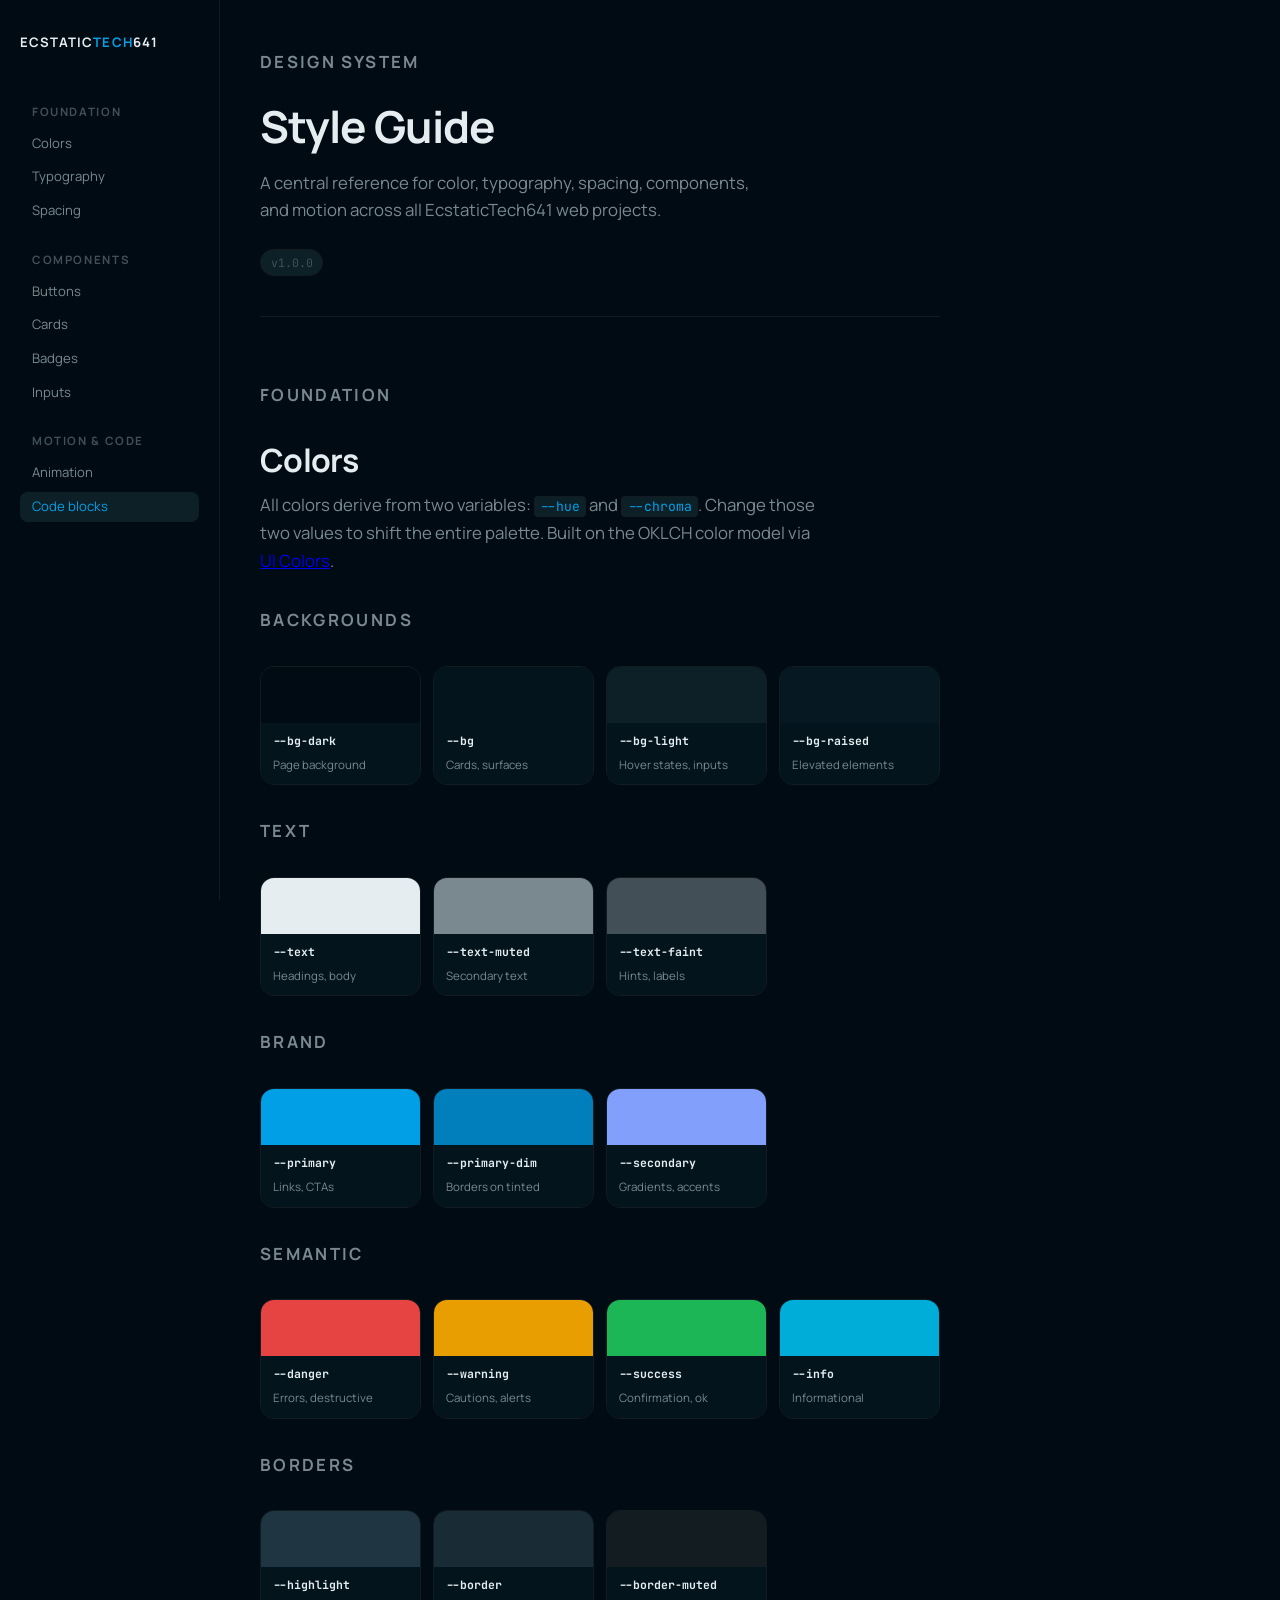
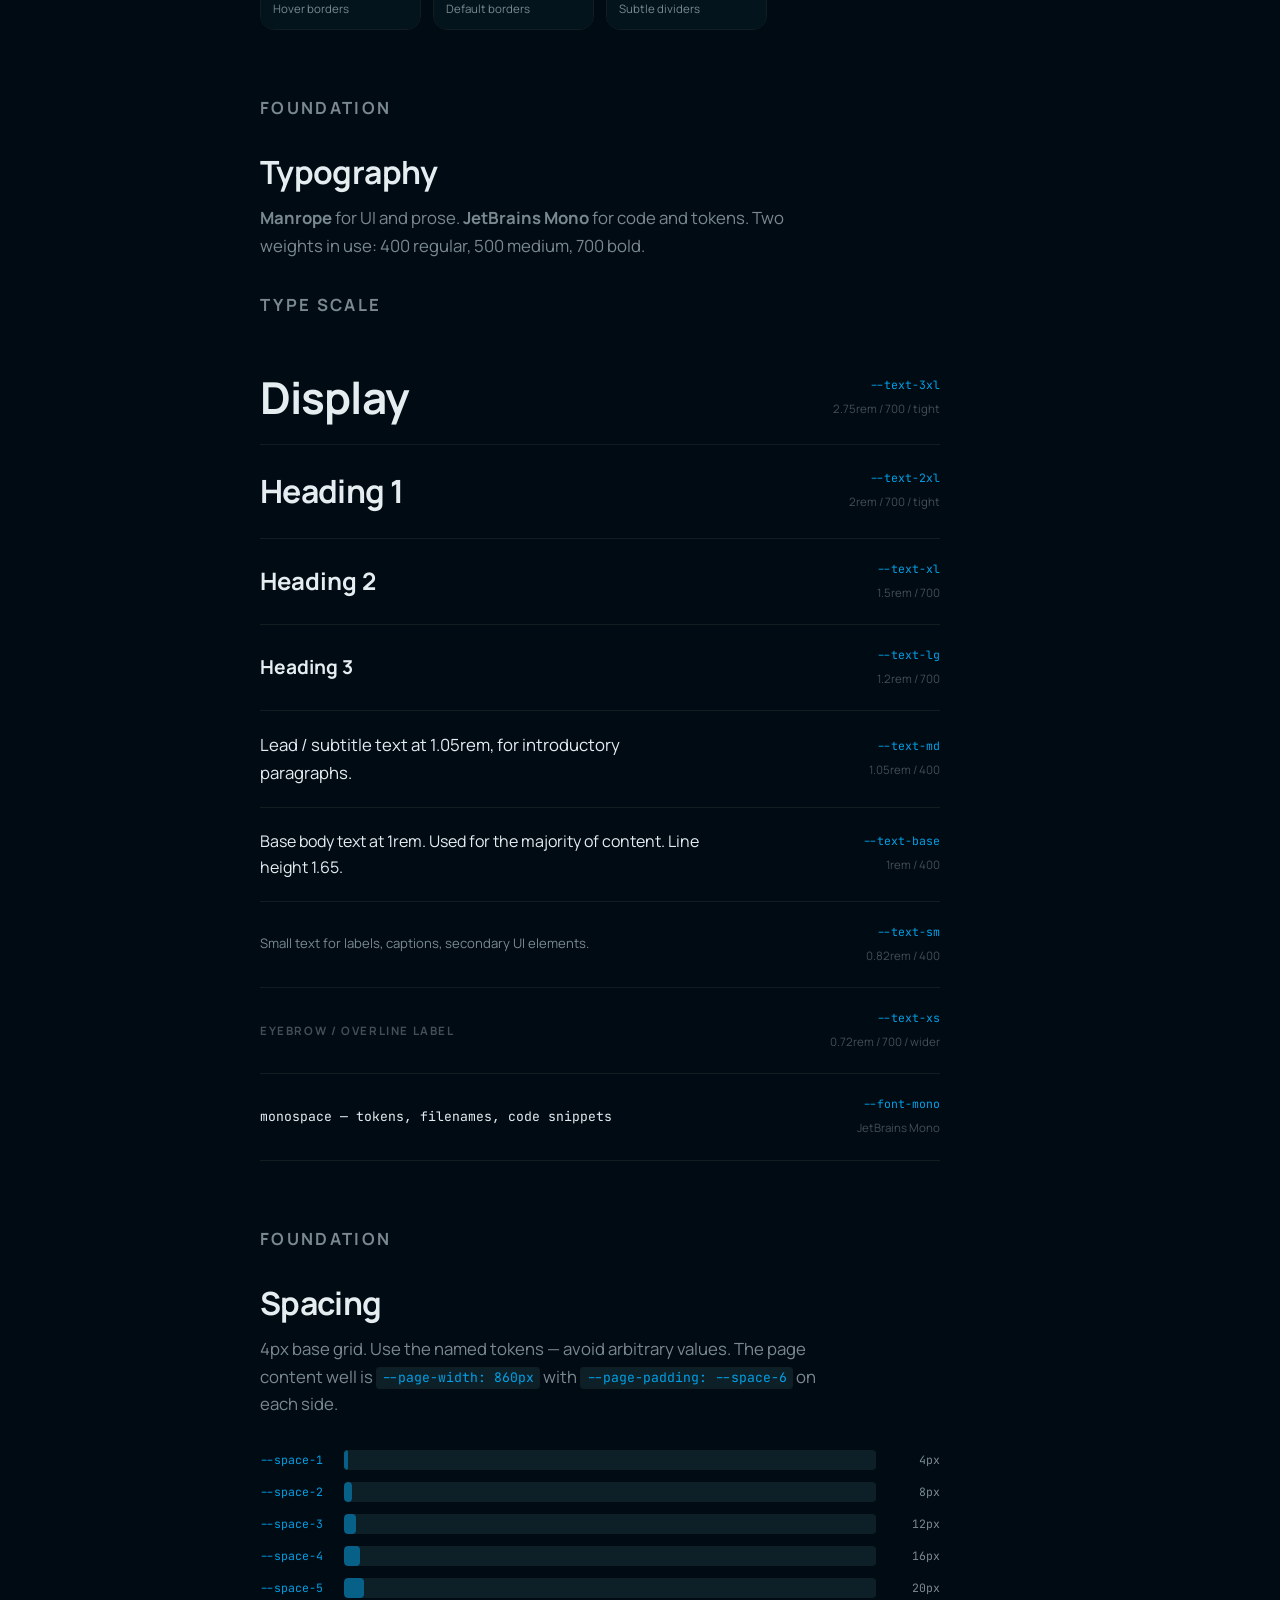
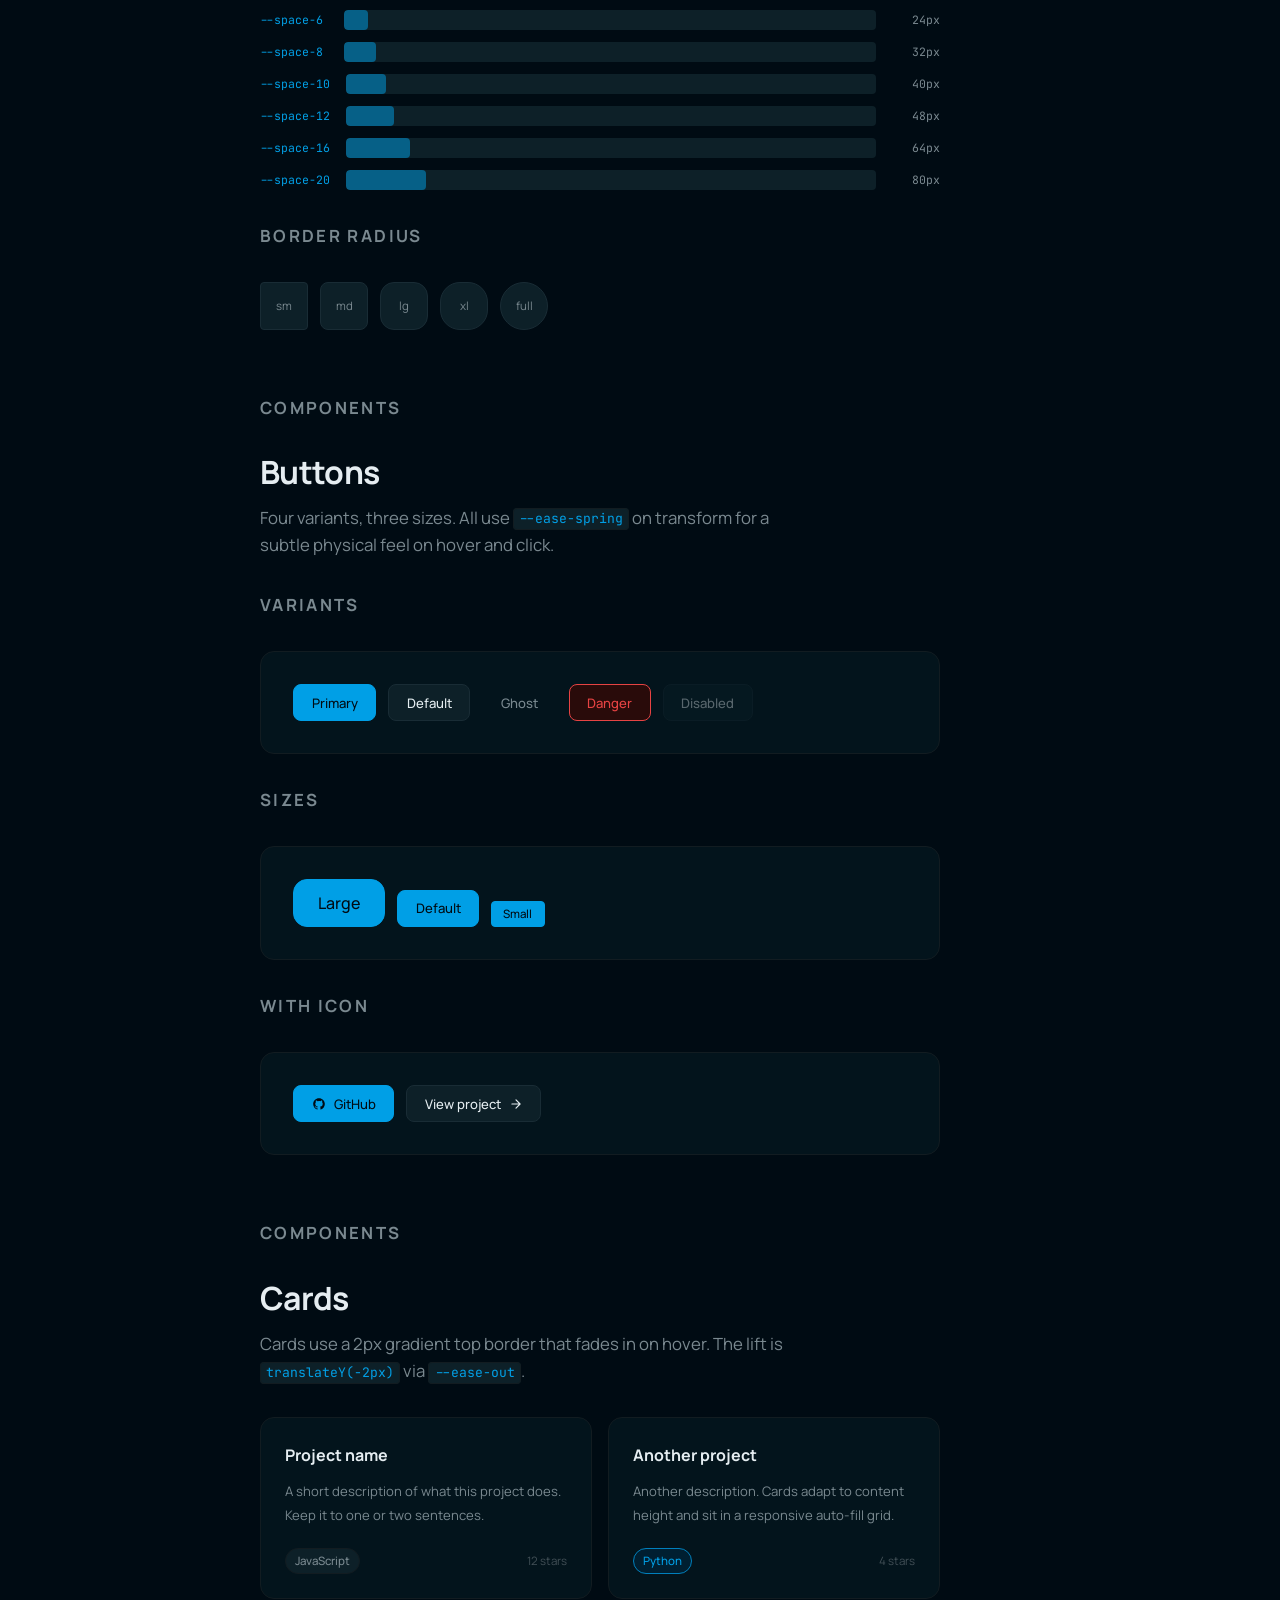
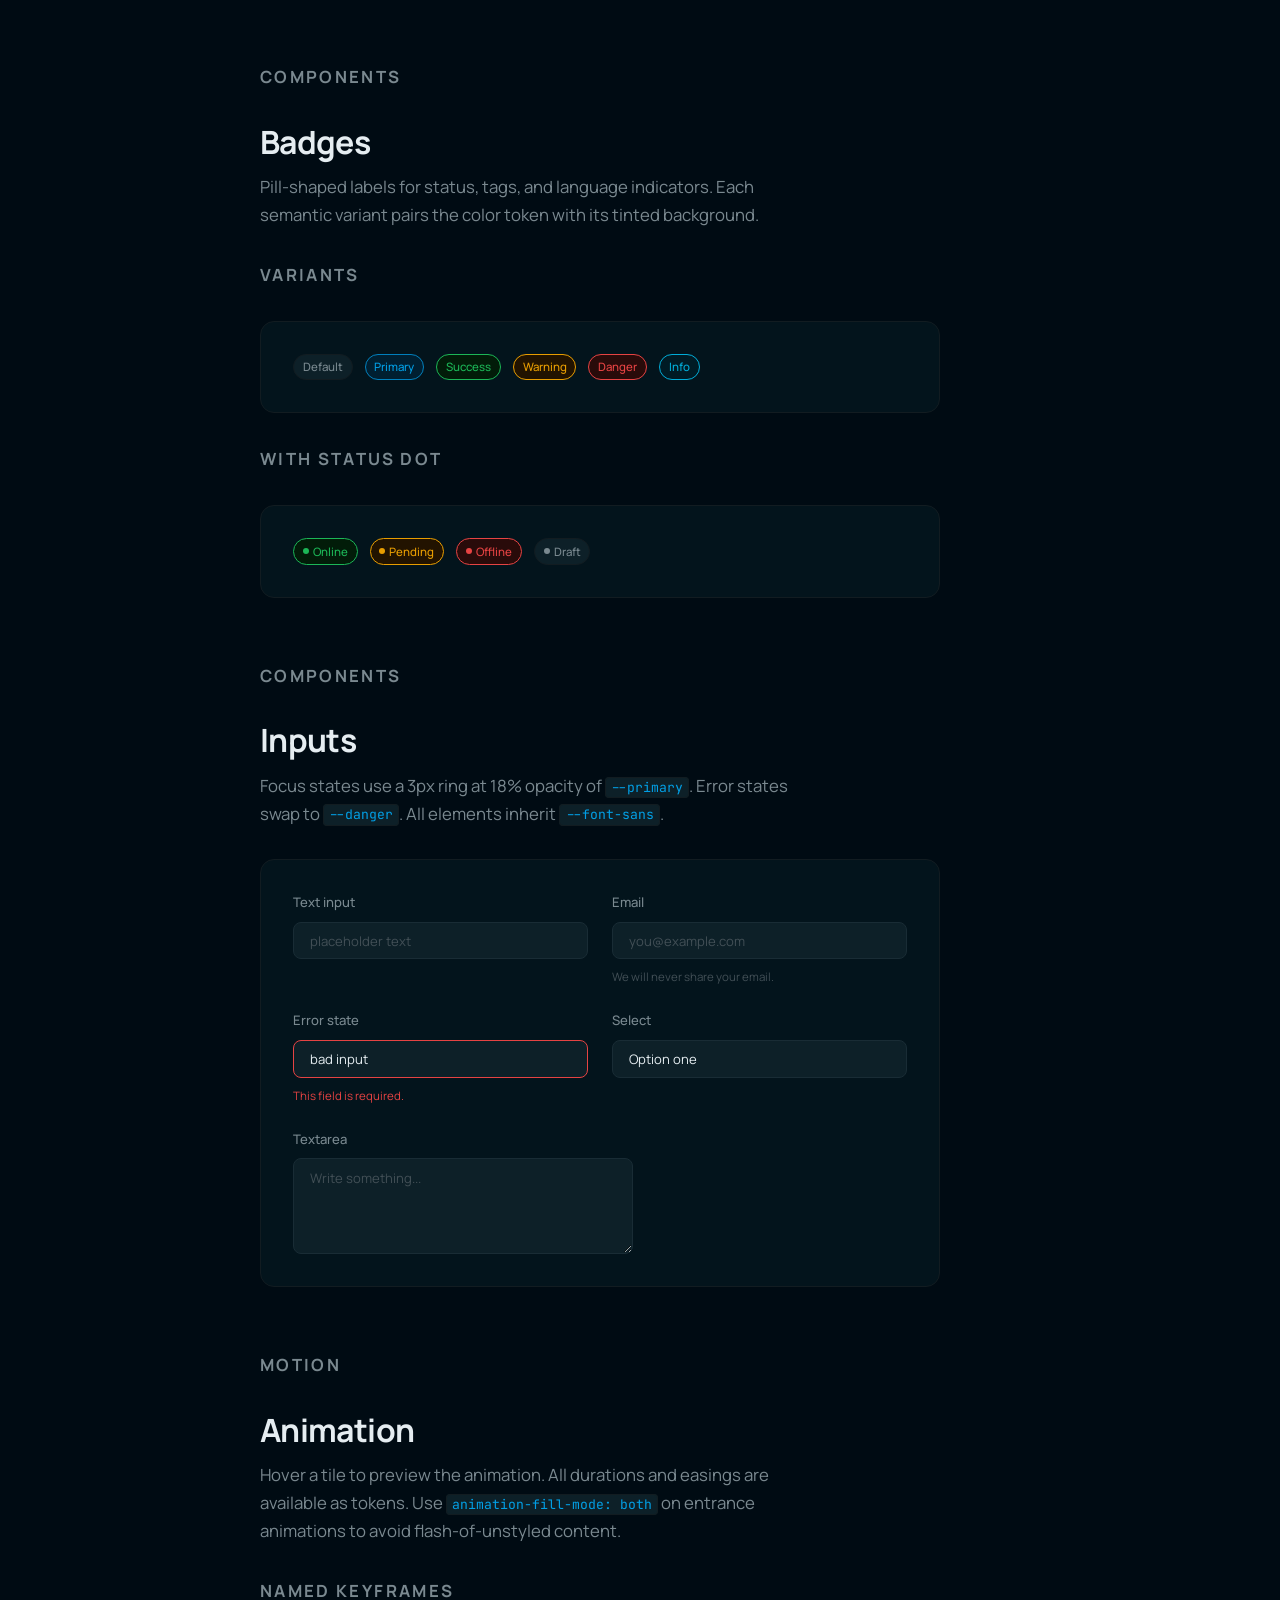
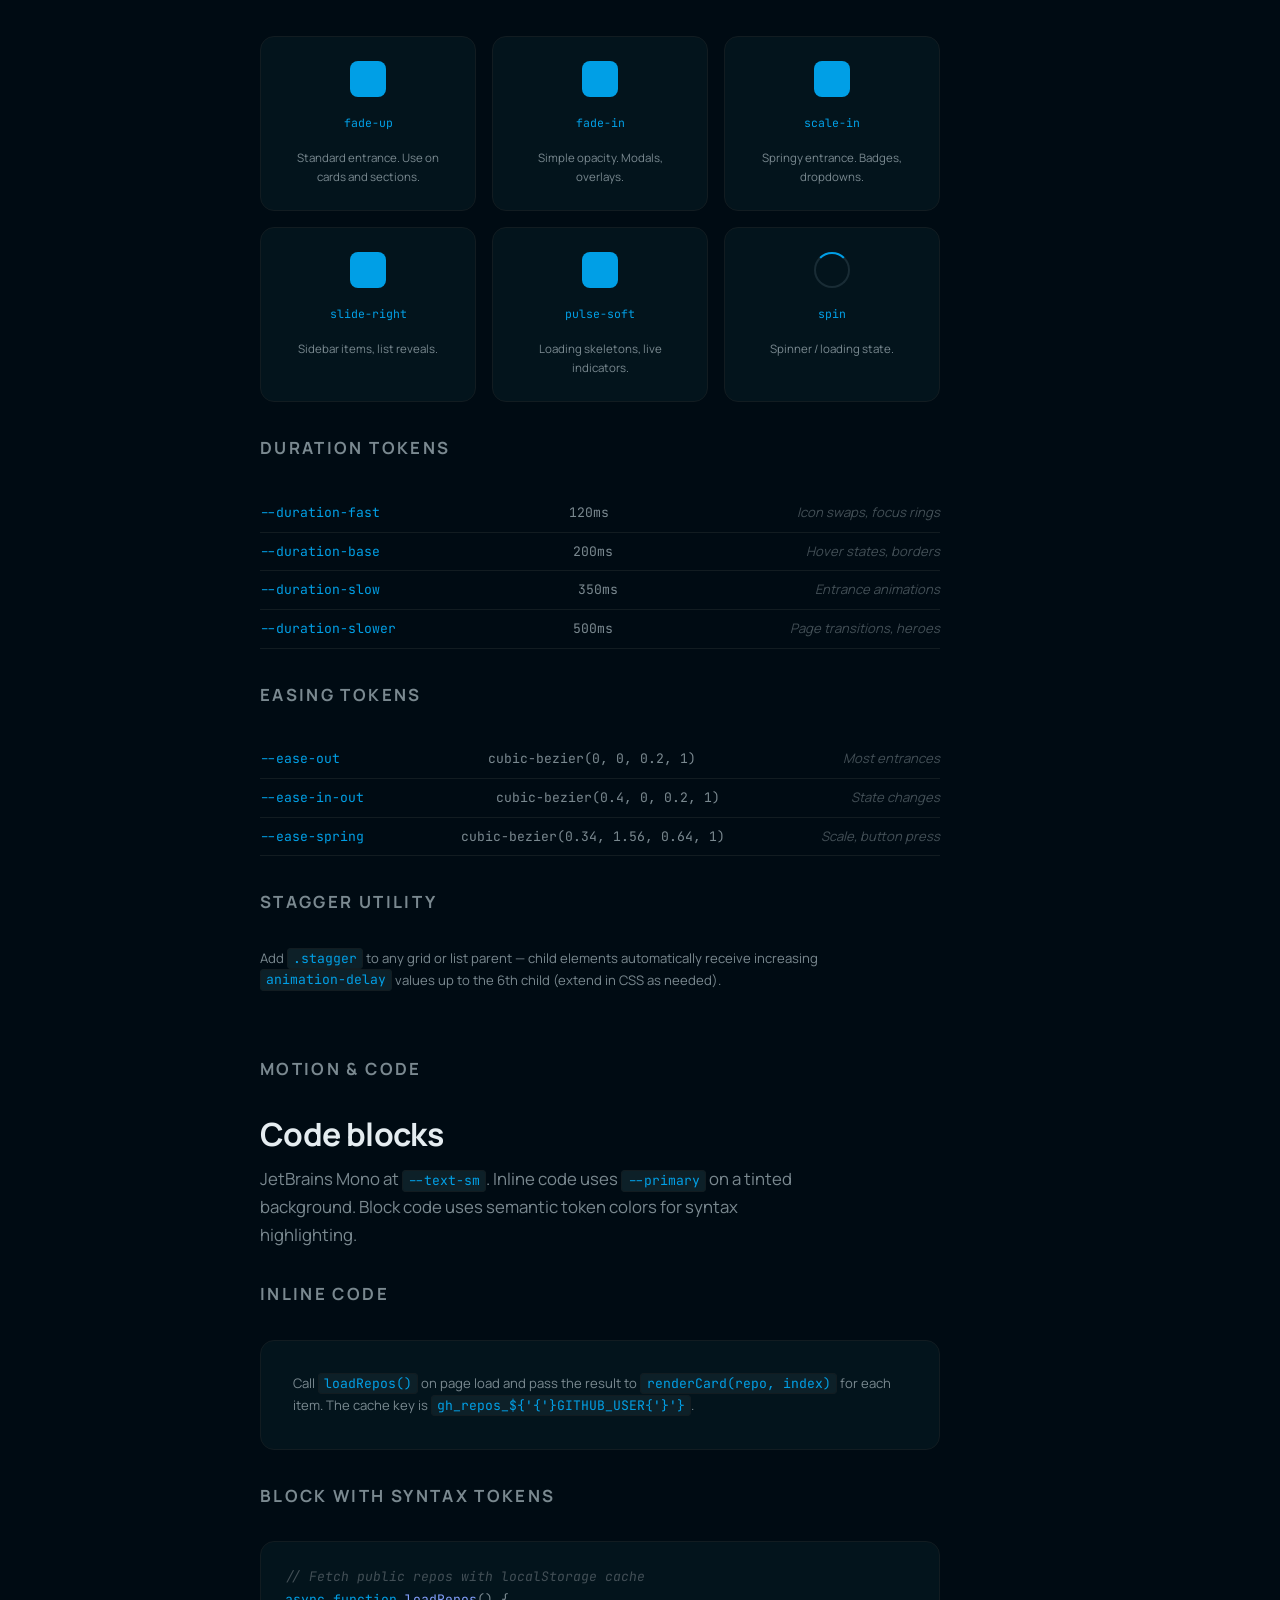
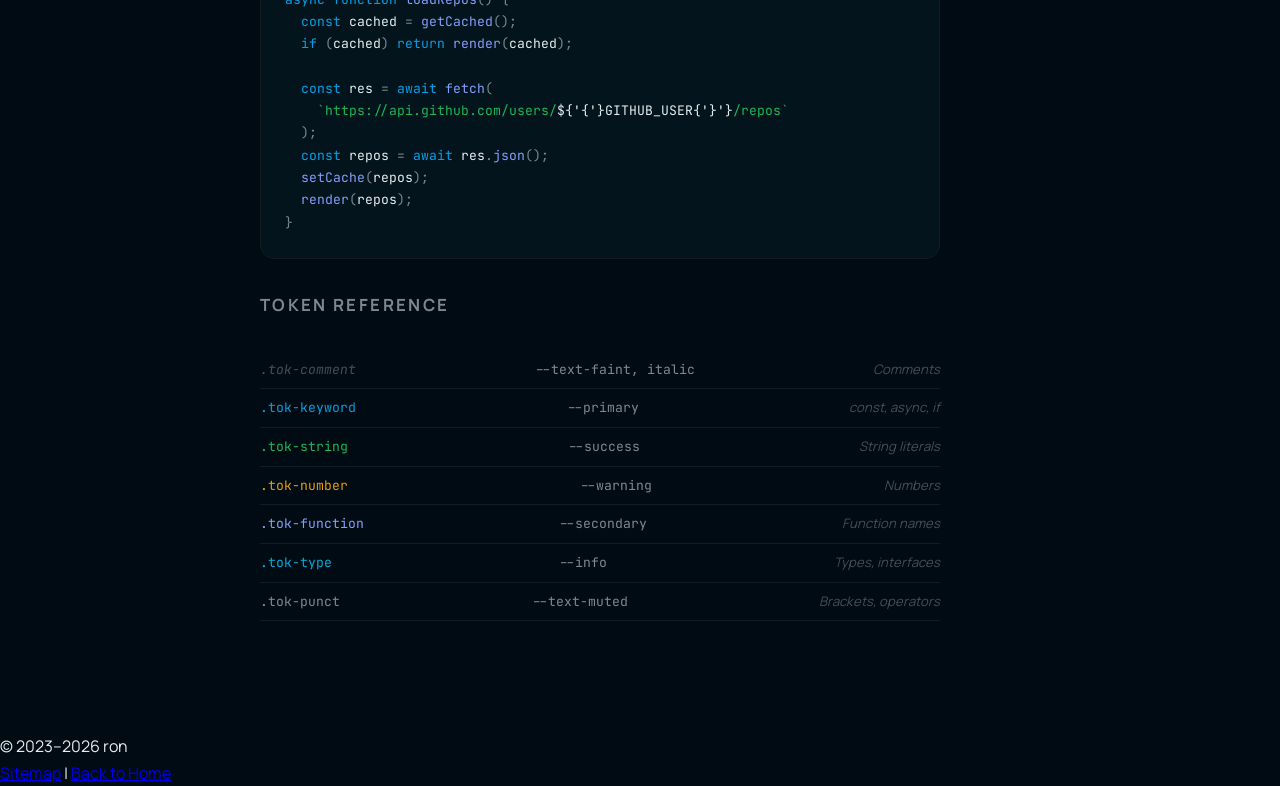
<file: styleguide.html>
<!DOCTYPE html>
<html lang="en">
<head>
  <meta charset="UTF-8" />
  <meta name="viewport" content="width=device-width, initial-scale=1.0" />
  <title>EcstaticTech641 — Style Guide</title>
  <meta name="description" content="Central design reference for EcstaticTech641 web projects." />

  <link rel="preconnect" href="https://fonts.googleapis.com" />
  <link rel="preconnect" href="https://fonts.gstatic.com" crossorigin />
  <link href="https://fonts.googleapis.com/css2?family=Manrope:wght@400;500;700&family=JetBrains+Mono:wght@400;500&display=swap" rel="stylesheet" />

  <style>
    /* ================================================
       ECSTATICTECH641 — DESIGN SYSTEM
       version 1.0.0

       USAGE
       -----
       Copy the :root block into any project.
       Import Manrope + JetBrains Mono from Google Fonts.
       Reference tokens as CSS custom properties.

       PALETTE FORMULA (whosajid/UI-Colors — OKLCH)
       Tweak --hue (0–360) and --chroma (0–0.2) to
       shift the entire palette in one edit.
    ================================================ */

    :root {
      /* --- Palette knobs --- */
      --hue:    230;
      --chroma: 0.06;

      /* --- Backgrounds --- */
      --bg-dark:      oklch(0.14 calc(var(--chroma) * 0.5) var(--hue));
      --bg:           oklch(0.18 calc(var(--chroma) * 0.5) var(--hue));
      --bg-light:     oklch(0.23 calc(var(--chroma) * 0.5) var(--hue));
      --bg-raised:    oklch(0.20 calc(var(--chroma) * 0.5) var(--hue));

      /* --- Text --- */
      --text:         oklch(0.94 0.01 var(--hue));
      --text-muted:   oklch(0.62 0.02 var(--hue));
      --text-faint:   oklch(0.42 0.02 var(--hue));

      /* --- Borders --- */
      --highlight:    oklch(0.32 calc(var(--chroma) * 0.6) var(--hue));
      --border:       oklch(0.28 calc(var(--chroma) * 0.5) var(--hue));
      --border-muted: oklch(0.22 calc(var(--chroma) * 0.3) var(--hue));

      /* --- Brand / action --- */
      --primary:      oklch(0.65 0.18 var(--hue));
      --primary-dim:  oklch(0.55 0.16 var(--hue));
      --secondary:    oklch(0.72 0.14 calc(var(--hue) + 40));

      /* --- Semantic --- */
      --danger:       oklch(0.62 0.20  25);
      --warning:      oklch(0.75 0.18  80);
      --success:      oklch(0.68 0.18 150);
      --info:         oklch(0.68 0.15 220);

      /* --- Semantic backgrounds (tinted) --- */
      --danger-bg:    oklch(0.20 0.05  25);
      --warning-bg:   oklch(0.20 0.05  80);
      --success-bg:   oklch(0.20 0.05 150);
      --info-bg:      oklch(0.20 0.05 220);

      /* --- Typography --- */
      --font-sans:  'Manrope', system-ui, sans-serif;
      --font-mono:  'JetBrains Mono', 'Fira Code', monospace;

      --text-xs:    0.72rem;   /*  ~11.5px */
      --text-sm:    0.82rem;   /*  ~13px   */
      --text-base:  1rem;      /*  16px    */
      --text-md:    1.05rem;   /*  ~17px   */
      --text-lg:    1.2rem;    /*  ~19px   */
      --text-xl:    1.5rem;    /*  24px    */
      --text-2xl:   2rem;      /*  32px    */
      --text-3xl:   2.75rem;   /*  44px    */

      --weight-regular: 400;
      --weight-medium:  500;
      --weight-bold:    700;

      --leading-tight:  1.2;
      --leading-base:   1.65;
      --leading-loose:  1.8;

      --tracking-tight: -0.02em;
      --tracking-base:   0;
      --tracking-wide:   0.08em;
      --tracking-wider:  0.14em;

      /* --- Spacing scale (4px base) --- */
      --space-1:  0.25rem;   /*  4px */
      --space-2:  0.5rem;    /*  8px */
      --space-3:  0.75rem;   /* 12px */
      --space-4:  1rem;      /* 16px */
      --space-5:  1.25rem;   /* 20px */
      --space-6:  1.5rem;    /* 24px */
      --space-8:  2rem;      /* 32px */
      --space-10: 2.5rem;    /* 40px */
      --space-12: 3rem;      /* 48px */
      --space-16: 4rem;      /* 64px */
      --space-20: 5rem;      /* 80px */

      /* --- Radius --- */
      --radius-sm:  4px;
      --radius-md:  8px;
      --radius-lg:  14px;
      --radius-xl:  20px;
      --radius-full: 9999px;

      /* --- Motion --- */
      --duration-fast:   120ms;
      --duration-base:   200ms;
      --duration-slow:   350ms;
      --duration-slower: 500ms;

      --ease-out:    cubic-bezier(0.0, 0.0, 0.2, 1);
      --ease-in-out: cubic-bezier(0.4, 0.0, 0.2, 1);
      --ease-spring: cubic-bezier(0.34, 1.56, 0.64, 1);

      /* --- Layout --- */
      --page-width:   860px;
      --page-padding: var(--space-6);
      --col-gap:      var(--space-4);
    }

    /* ================================================
       STYLE GUIDE — presentation layer
    ================================================ */
    *, *::before, *::after { box-sizing: border-box; margin: 0; padding: 0; }
    html { scroll-behavior: smooth; }

    body {
      font-family: var(--font-sans);
      background: var(--bg-dark);
      color: var(--text);
      line-height: var(--leading-base);
      font-size: var(--text-base);
      -webkit-font-smoothing: antialiased;
    }

    /* Page shell */
    .sg-page {
      display: grid;
      grid-template-columns: 220px 1fr;
      min-height: 100vh;
    }

    /* Sidebar nav */
    .sg-nav {
      position: sticky;
      top: 0;
      height: 100vh;
      overflow-y: auto;
      padding: var(--space-8) var(--space-5);
      border-right: 1px solid var(--border-muted);
      background: var(--bg-dark);
      display: flex;
      flex-direction: column;
      gap: var(--space-1);
    }
    .sg-nav-logo {
      font-size: var(--text-sm);
      font-weight: var(--weight-bold);
      color: var(--text);
      letter-spacing: var(--tracking-wide);
      text-transform: uppercase;
      margin-bottom: var(--space-6);
    }
    .sg-nav-logo span { color: var(--primary); }
    .sg-nav-section {
      font-size: var(--text-xs);
      font-weight: var(--weight-bold);
      text-transform: uppercase;
      letter-spacing: var(--tracking-wider);
      color: var(--text-faint);
      margin-top: var(--space-5);
      margin-bottom: var(--space-1);
      padding-left: var(--space-3);
    }
    .sg-nav a {
      display: block;
      font-size: var(--text-sm);
      color: var(--text-muted);
      text-decoration: none;
      padding: var(--space-1) var(--space-3);
      border-radius: var(--radius-md);
      transition: color var(--duration-base) var(--ease-out),
                  background var(--duration-base) var(--ease-out);
    }
    .sg-nav a:hover { color: var(--text); background: var(--bg-light); }
    .sg-nav a.active { color: var(--primary); background: var(--bg-light); }

    /* Main content */
    .sg-main {
      padding: var(--space-12) var(--space-10);
      max-width: 760px;
    }

    /* Sections */
    .sg-section {
      margin-bottom: var(--space-16);
      scroll-margin-top: var(--space-8);
    }
    .sg-section-title {
      font-size: var(--text-xs);
      font-weight: var(--weight-bold);
      text-transform: uppercase;
      letter-spacing: var(--tracking-wider);
      color: var(--primary);
      margin-bottom: var(--space-3);
    }
    .sg-section h2 {
      font-size: var(--text-2xl);
      font-weight: var(--weight-bold);
      letter-spacing: var(--tracking-tight);
      line-height: var(--leading-tight);
      margin-bottom: var(--space-3);
    }
    .sg-section > p {
      color: var(--text-muted);
      font-size: var(--text-md);
      max-width: 560px;
      margin-bottom: var(--space-8);
    }
    .sg-divider {
      border: none;
      border-top: 1px solid var(--border-muted);
      margin: var(--space-8) 0;
    }

    /* Sub-headings inside sections */
    .sg-label {
      font-size: var(--text-xs);
      font-weight: var(--weight-bold);
      text-transform: uppercase;
      letter-spacing: var(--tracking-wider);
      color: var(--text-faint);
      margin-bottom: var(--space-3);
      margin-top: var(--space-8);
    }
    .sg-label:first-of-type { margin-top: 0; }

    /* Token rows */
    .token-row {
      display: flex;
      align-items: baseline;
      justify-content: space-between;
      padding: var(--space-2) 0;
      border-bottom: 1px solid var(--border-muted);
      font-size: var(--text-sm);
      gap: var(--space-4);
    }
    .token-name { color: var(--primary); font-family: var(--font-mono); }
    .token-value { color: var(--text-muted); font-family: var(--font-mono); }
    .token-preview { color: var(--text-faint); font-style: italic; }

    /* ================================================
       COLOR SECTION
    ================================================ */
    .color-grid {
      display: grid;
      grid-template-columns: repeat(auto-fill, minmax(130px, 1fr));
      gap: var(--space-3);
    }
    .color-swatch {
      border-radius: var(--radius-lg);
      overflow: hidden;
      border: 1px solid var(--border-muted);
    }
    .color-swatch-block {
      height: 56px;
    }
    .color-swatch-info {
      padding: var(--space-2) var(--space-3);
      background: var(--bg);
    }
    .color-swatch-name {
      font-size: var(--text-xs);
      font-weight: var(--weight-bold);
      font-family: var(--font-mono);
      color: var(--text);
      display: block;
    }
    .color-swatch-desc {
      font-size: var(--text-xs);
      color: var(--text-muted);
    }

    /* ================================================
       TYPOGRAPHY SECTION
    ================================================ */
    .type-row {
      padding: var(--space-5) 0;
      border-bottom: 1px solid var(--border-muted);
      display: grid;
      grid-template-columns: 1fr 200px;
      gap: var(--space-8);
      align-items: center;
    }
    .type-meta { text-align: right; }
    .type-meta-name {
      font-size: var(--text-xs);
      font-family: var(--font-mono);
      color: var(--primary);
      display: block;
    }
    .type-meta-val {
      font-size: var(--text-xs);
      color: var(--text-faint);
    }

    /* ================================================
       SPACING SECTION
    ================================================ */
    .space-grid {
      display: flex;
      flex-direction: column;
      gap: var(--space-3);
    }
    .space-row {
      display: flex;
      align-items: center;
      gap: var(--space-4);
    }
    .space-bar-wrap {
      flex: 1;
      background: var(--bg-light);
      border-radius: var(--radius-sm);
      height: 20px;
      overflow: hidden;
    }
    .space-bar {
      height: 100%;
      background: var(--primary);
      opacity: 0.5;
      border-radius: var(--radius-sm);
    }
    .space-label {
      font-family: var(--font-mono);
      font-size: var(--text-xs);
      color: var(--primary);
      min-width: 68px;
    }
    .space-val {
      font-family: var(--font-mono);
      font-size: var(--text-xs);
      color: var(--text-muted);
      min-width: 48px;
      text-align: right;
    }

    /* ================================================
       COMPONENT SECTION — shared card wrapper
    ================================================ */
    .sg-demo {
      background: var(--bg);
      border: 1px solid var(--border-muted);
      border-radius: var(--radius-lg);
      padding: var(--space-8);
      margin-bottom: var(--space-4);
    }
    .sg-demo-row {
      display: flex;
      flex-wrap: wrap;
      gap: var(--space-3);
      align-items: center;
    }

    /* ---- Buttons ---- */
    .btn {
      display: inline-flex;
      align-items: center;
      gap: var(--space-2);
      padding: 0.55rem 1.1rem;
      border-radius: var(--radius-md);
      font-family: var(--font-sans);
      font-size: var(--text-sm);
      font-weight: var(--weight-medium);
      cursor: pointer;
      border: 1px solid var(--border);
      background: var(--bg-light);
      color: var(--text);
      text-decoration: none;
      transition:
        background var(--duration-base) var(--ease-out),
        border-color var(--duration-base) var(--ease-out),
        transform var(--duration-base) var(--ease-spring),
        opacity var(--duration-base) var(--ease-out);
      user-select: none;
    }
    .btn:hover {
      background: var(--highlight);
      border-color: var(--highlight);
      transform: translateY(-1px);
    }
    .btn:active { transform: translateY(0) scale(0.98); }

    .btn-primary {
      background: var(--primary);
      border-color: var(--primary);
      color: var(--bg-dark);
    }
    .btn-primary:hover {
      background: var(--secondary);
      border-color: var(--secondary);
      color: var(--bg-dark);
    }

    .btn-ghost {
      background: transparent;
      border-color: transparent;
      color: var(--text-muted);
    }
    .btn-ghost:hover {
      background: var(--bg-light);
      border-color: var(--border-muted);
      color: var(--text);
    }

    .btn-danger {
      background: var(--danger-bg);
      border-color: var(--danger);
      color: var(--danger);
    }
    .btn-danger:hover {
      background: var(--danger);
      color: var(--bg-dark);
    }

    .btn-sm {
      padding: 0.3rem 0.7rem;
      font-size: var(--text-xs);
      border-radius: var(--radius-sm);
    }
    .btn-lg {
      padding: 0.75rem 1.5rem;
      font-size: var(--text-base);
      border-radius: var(--radius-lg);
    }

    .btn[disabled], .btn.disabled {
      opacity: 0.38;
      pointer-events: none;
    }

    /* ---- Cards ---- */
    .card {
      background: var(--bg);
      border: 1px solid var(--border-muted);
      border-radius: var(--radius-lg);
      padding: var(--space-6);
      display: flex;
      flex-direction: column;
      gap: var(--space-3);
      position: relative;
      overflow: hidden;
      transition:
        border-color var(--duration-base) var(--ease-out),
        background var(--duration-base) var(--ease-out),
        transform var(--duration-base) var(--ease-out);
    }
    .card::before {
      content: '';
      position: absolute;
      top: 0; left: 0; right: 0;
      height: 2px;
      background: linear-gradient(90deg, var(--primary), var(--secondary));
      opacity: 0;
      transition: opacity var(--duration-base) var(--ease-out);
    }
    .card:hover {
      border-color: var(--highlight);
      background: var(--bg-light);
      transform: translateY(-2px);
    }
    .card:hover::before { opacity: 1; }

    .card-title {
      font-size: var(--text-base);
      font-weight: var(--weight-bold);
      color: var(--text);
    }
    .card-body {
      font-size: var(--text-sm);
      color: var(--text-muted);
      line-height: var(--leading-loose);
    }
    .card-footer-row {
      display: flex;
      justify-content: space-between;
      align-items: center;
      margin-top: var(--space-2);
    }

    .cards-demo {
      display: grid;
      grid-template-columns: 1fr 1fr;
      gap: var(--space-4);
    }

    /* ---- Badges ---- */
    .badge {
      display: inline-flex;
      align-items: center;
      gap: var(--space-1);
      padding: 0.18rem 0.55rem;
      border-radius: var(--radius-full);
      font-size: var(--text-xs);
      font-weight: var(--weight-medium);
      border: 1px solid transparent;
    }
    .badge-default {
      background: var(--bg-light);
      color: var(--text-muted);
      border-color: var(--border-muted);
    }
    .badge-primary {
      background: oklch(0.22 0.06 var(--hue));
      color: var(--primary);
      border-color: var(--primary-dim);
    }
    .badge-success {
      background: var(--success-bg);
      color: var(--success);
      border-color: var(--success);
    }
    .badge-warning {
      background: var(--warning-bg);
      color: var(--warning);
      border-color: var(--warning);
    }
    .badge-danger {
      background: var(--danger-bg);
      color: var(--danger);
      border-color: var(--danger);
    }
    .badge-info {
      background: var(--info-bg);
      color: var(--info);
      border-color: var(--info);
    }
    .badge-dot::before {
      content: '';
      display: inline-block;
      width: 6px;
      height: 6px;
      border-radius: 50%;
      background: currentColor;
    }

    /* ---- Inputs ---- */
    .input-group {
      display: flex;
      flex-direction: column;
      gap: var(--space-2);
      max-width: 340px;
    }
    .input-label {
      font-size: var(--text-sm);
      font-weight: var(--weight-medium);
      color: var(--text-muted);
    }
    .input-hint {
      font-size: var(--text-xs);
      color: var(--text-faint);
    }
    input[type="text"],
    input[type="email"],
    input[type="search"],
    textarea,
    select {
      width: 100%;
      padding: 0.55rem var(--space-4);
      background: var(--bg-light);
      border: 1px solid var(--border);
      border-radius: var(--radius-md);
      color: var(--text);
      font-family: var(--font-sans);
      font-size: var(--text-sm);
      outline: none;
      transition:
        border-color var(--duration-base) var(--ease-out),
        box-shadow var(--duration-base) var(--ease-out);
      appearance: none;
    }
    input::placeholder, textarea::placeholder { color: var(--text-faint); }
    input:hover, textarea:hover, select:hover { border-color: var(--border); }
    input:focus, textarea:focus, select:focus {
      border-color: var(--primary);
      box-shadow: 0 0 0 3px oklch(0.65 0.18 var(--hue) / 0.18);
    }
    input.input-error { border-color: var(--danger); }
    input.input-error:focus {
      box-shadow: 0 0 0 3px oklch(0.62 0.20 25 / 0.18);
    }
    textarea { resize: vertical; min-height: 96px; line-height: var(--leading-base); }
    select { cursor: pointer; }

    .inputs-demo {
      display: grid;
      grid-template-columns: 1fr 1fr;
      gap: var(--space-6);
    }

    /* ================================================
       ANIMATION SECTION
    ================================================ */
    .anim-grid {
      display: grid;
      grid-template-columns: repeat(3, 1fr);
      gap: var(--space-4);
    }
    .anim-card {
      background: var(--bg);
      border: 1px solid var(--border-muted);
      border-radius: var(--radius-lg);
      padding: var(--space-6);
      display: flex;
      flex-direction: column;
      align-items: center;
      gap: var(--space-4);
      cursor: pointer;
    }
    .anim-card:hover .anim-target { animation-play-state: running; }

    .anim-dot {
      width: 36px;
      height: 36px;
      border-radius: var(--radius-md);
      background: var(--primary);
    }
    .anim-name {
      font-size: var(--text-xs);
      font-family: var(--font-mono);
      color: var(--primary);
    }
    .anim-desc {
      font-size: var(--text-xs);
      color: var(--text-muted);
      text-align: center;
    }

    /* named animations — used across all projects */
    @keyframes fade-up {
      from { opacity: 0; transform: translateY(10px); }
      to   { opacity: 1; transform: translateY(0); }
    }
    @keyframes fade-in {
      from { opacity: 0; }
      to   { opacity: 1; }
    }
    @keyframes scale-in {
      from { opacity: 0; transform: scale(0.94); }
      to   { opacity: 1; transform: scale(1); }
    }
    @keyframes slide-right {
      from { opacity: 0; transform: translateX(-8px); }
      to   { opacity: 1; transform: translateX(0); }
    }
    @keyframes pulse-soft {
      0%, 100% { opacity: 0.4; }
      50%       { opacity: 1; }
    }
    @keyframes spin {
      to { transform: rotate(360deg); }
    }

    .demo-fade-up   { animation: fade-up    var(--duration-slow) var(--ease-out) infinite alternate paused; }
    .demo-fade-in   { animation: fade-in    var(--duration-slow) var(--ease-out) infinite alternate paused; }
    .demo-scale-in  { animation: scale-in   var(--duration-slow) var(--ease-spring) infinite alternate paused; }
    .demo-slide-right { animation: slide-right var(--duration-slow) var(--ease-out) infinite alternate paused; }
    .demo-pulse     { animation: pulse-soft 1.4s var(--ease-in-out) infinite paused; }
    .demo-spin      { animation: spin       0.8s linear infinite paused; border-radius: 50%; }
    .anim-card:hover .demo-fade-up,
    .anim-card:hover .demo-fade-in,
    .anim-card:hover .demo-scale-in,
    .anim-card:hover .demo-slide-right,
    .anim-card:hover .demo-pulse,
    .anim-card:hover .demo-spin { animation-play-state: running; }

    /* stagger utility — apply to parent, children pick up delay */
    .stagger > *:nth-child(1) { animation-delay: 0.05s; }
    .stagger > *:nth-child(2) { animation-delay: 0.10s; }
    .stagger > *:nth-child(3) { animation-delay: 0.15s; }
    .stagger > *:nth-child(4) { animation-delay: 0.20s; }
    .stagger > *:nth-child(5) { animation-delay: 0.25s; }
    .stagger > *:nth-child(6) { animation-delay: 0.30s; }

    /* ================================================
       CODE BLOCK SECTION
    ================================================ */
    pre, code {
      font-family: var(--font-mono);
      font-size: var(--text-sm);
    }

    code {
      background: var(--bg-light);
      color: var(--primary);
      padding: 0.1em 0.4em;
      border-radius: var(--radius-sm);
      border: 1px solid var(--border-muted);
    }

    pre {
      background: var(--bg);
      border: 1px solid var(--border-muted);
      border-radius: var(--radius-lg);
      padding: var(--space-6);
      overflow-x: auto;
      line-height: 1.7;
      position: relative;
    }
    pre code {
      background: none;
      border: none;
      padding: 0;
      color: var(--text);
      font-size: inherit;
    }

    /* syntax token colors */
    .tok-comment  { color: var(--text-faint); font-style: italic; }
    .tok-keyword  { color: var(--primary); }
    .tok-string   { color: var(--success); }
    .tok-number   { color: var(--warning); }
    .tok-function { color: var(--secondary); }
    .tok-var      { color: var(--text); }
    .tok-punct    { color: var(--text-muted); }
    .tok-type     { color: var(--info); }

    /* line numbers */
    .pre-lined {
      display: grid;
      grid-template-columns: 2rem 1fr;
      gap: 0 var(--space-4);
    }
    .ln {
      color: var(--text-faint);
      text-align: right;
      user-select: none;
      font-size: var(--text-xs);
      padding-top: 0.15em;
    }

    /* copy button on code blocks */
    .pre-wrap { position: relative; }
    .copy-btn {
      position: absolute;
      top: var(--space-3);
      right: var(--space-3);
      padding: 0.25rem 0.6rem;
      font-size: var(--text-xs);
      font-family: var(--font-sans);
      background: var(--bg-light);
      border: 1px solid var(--border);
      border-radius: var(--radius-sm);
      color: var(--text-muted);
      cursor: pointer;
      transition: background var(--duration-base) var(--ease-out),
                  color var(--duration-base) var(--ease-out);
    }
    .copy-btn:hover { background: var(--highlight); color: var(--text); }
    .copy-btn.copied { color: var(--success); border-color: var(--success); }

    /* ================================================
       HERO SECTION (style guide page intro)
    ================================================ */
    .sg-hero {
      margin-bottom: var(--space-16);
      padding-bottom: var(--space-10);
      border-bottom: 1px solid var(--border-muted);
    }
    .sg-hero-eyebrow {
      font-size: var(--text-xs);
      font-weight: var(--weight-bold);
      text-transform: uppercase;
      letter-spacing: var(--tracking-wider);
      color: var(--primary);
      margin-bottom: var(--space-3);
    }
    .sg-hero h1 {
      font-size: var(--text-3xl);
      font-weight: var(--weight-bold);
      letter-spacing: var(--tracking-tight);
      line-height: var(--leading-tight);
      margin-bottom: var(--space-4);
    }
    .sg-hero p {
      font-size: var(--text-md);
      color: var(--text-muted);
      max-width: 500px;
      margin-bottom: var(--space-6);
    }
    .sg-version {
      display: inline-block;
      font-family: var(--font-mono);
      font-size: var(--text-xs);
      color: var(--text-faint);
      background: var(--bg-light);
      border: 1px solid var(--border-muted);
      border-radius: var(--radius-full);
      padding: 0.2rem 0.6rem;
    }

    /* ================================================
       RESPONSIVE — collapse nav on narrow screens
    ================================================ */
    @media (max-width: 700px) {
      .sg-page { grid-template-columns: 1fr; }
      .sg-nav {
        position: static;
        height: auto;
        flex-direction: row;
        flex-wrap: wrap;
        padding: var(--space-4);
        border-right: none;
        border-bottom: 1px solid var(--border-muted);
        gap: var(--space-2);
      }
      .sg-nav-logo { width: 100%; margin-bottom: var(--space-2); }
      .sg-nav-section { display: none; }
      .sg-main { padding: var(--space-8) var(--space-5); }
      .cards-demo, .inputs-demo, .anim-grid { grid-template-columns: 1fr; }
      .type-row { grid-template-columns: 1fr; }
      .type-meta { text-align: left; }
    }
  </style>
</head>
<body>
<div class="sg-page">

  <!-- ====== SIDEBAR NAV ====== -->
  <nav class="sg-nav" aria-label="Style guide navigation">
    <div class="sg-nav-logo">Ecstatic<span>Tech</span>641</div>

    <div class="sg-nav-section">Foundation</div>
    <a href="#colors">Colors</a>
    <a href="#typography">Typography</a>
    <a href="#spacing">Spacing</a>

    <div class="sg-nav-section">Components</div>
    <a href="#buttons">Buttons</a>
    <a href="#cards">Cards</a>
    <a href="#badges">Badges</a>
    <a href="#inputs">Inputs</a>

    <div class="sg-nav-section">Motion & Code</div>
    <a href="#animation">Animation</a>
    <a href="#code">Code blocks</a>
  </nav>

  <!-- ====== MAIN CONTENT ====== -->
  <main class="sg-main">

    <!-- Hero -->
    <div class="sg-hero">
      <p class="sg-hero-eyebrow">Design System</p>
      <h1>Style Guide</h1>
      <p>
        A central reference for color, typography, spacing, components, and
        motion across all EcstaticTech641 web projects.
      </p>
      <span class="sg-version">v1.0.0</span>
    </div>

    <!-- ================================================
         COLORS
    ================================================ -->
    <section class="sg-section" id="colors">
      <p class="sg-section-title">Foundation</p>
      <h2>Colors</h2>
      <p>
        All colors derive from two variables: <code>--hue</code> and
        <code>--chroma</code>. Change those two values to shift the entire
        palette. Built on the OKLCH color model via
        <a href="https://github.com/whosajid/UI-Colors" target="_blank" rel="noopener">UI Colors</a>.
      </p>

      <p class="sg-label">Backgrounds</p>
      <div class="color-grid">
        <div class="color-swatch">
          <div class="color-swatch-block" style="background:oklch(0.14 calc(0.06 * 0.5) 230)"></div>
          <div class="color-swatch-info">
            <span class="color-swatch-name">--bg-dark</span>
            <span class="color-swatch-desc">Page background</span>
          </div>
        </div>
        <div class="color-swatch">
          <div class="color-swatch-block" style="background:oklch(0.18 calc(0.06 * 0.5) 230)"></div>
          <div class="color-swatch-info">
            <span class="color-swatch-name">--bg</span>
            <span class="color-swatch-desc">Cards, surfaces</span>
          </div>
        </div>
        <div class="color-swatch">
          <div class="color-swatch-block" style="background:oklch(0.23 calc(0.06 * 0.5) 230)"></div>
          <div class="color-swatch-info">
            <span class="color-swatch-name">--bg-light</span>
            <span class="color-swatch-desc">Hover states, inputs</span>
          </div>
        </div>
        <div class="color-swatch">
          <div class="color-swatch-block" style="background:oklch(0.20 calc(0.06 * 0.5) 230)"></div>
          <div class="color-swatch-info">
            <span class="color-swatch-name">--bg-raised</span>
            <span class="color-swatch-desc">Elevated elements</span>
          </div>
        </div>
      </div>

      <p class="sg-label">Text</p>
      <div class="color-grid">
        <div class="color-swatch">
          <div class="color-swatch-block" style="background:oklch(0.94 0.01 230)"></div>
          <div class="color-swatch-info">
            <span class="color-swatch-name">--text</span>
            <span class="color-swatch-desc">Headings, body</span>
          </div>
        </div>
        <div class="color-swatch">
          <div class="color-swatch-block" style="background:oklch(0.62 0.02 230)"></div>
          <div class="color-swatch-info">
            <span class="color-swatch-name">--text-muted</span>
            <span class="color-swatch-desc">Secondary text</span>
          </div>
        </div>
        <div class="color-swatch">
          <div class="color-swatch-block" style="background:oklch(0.42 0.02 230)"></div>
          <div class="color-swatch-info">
            <span class="color-swatch-name">--text-faint</span>
            <span class="color-swatch-desc">Hints, labels</span>
          </div>
        </div>
      </div>

      <p class="sg-label">Brand</p>
      <div class="color-grid">
        <div class="color-swatch">
          <div class="color-swatch-block" style="background:oklch(0.65 0.18 230)"></div>
          <div class="color-swatch-info">
            <span class="color-swatch-name">--primary</span>
            <span class="color-swatch-desc">Links, CTAs</span>
          </div>
        </div>
        <div class="color-swatch">
          <div class="color-swatch-block" style="background:oklch(0.55 0.16 230)"></div>
          <div class="color-swatch-info">
            <span class="color-swatch-name">--primary-dim</span>
            <span class="color-swatch-desc">Borders on tinted</span>
          </div>
        </div>
        <div class="color-swatch">
          <div class="color-swatch-block" style="background:oklch(0.72 0.14 270)"></div>
          <div class="color-swatch-info">
            <span class="color-swatch-name">--secondary</span>
            <span class="color-swatch-desc">Gradients, accents</span>
          </div>
        </div>
      </div>

      <p class="sg-label">Semantic</p>
      <div class="color-grid">
        <div class="color-swatch">
          <div class="color-swatch-block" style="background:oklch(0.62 0.20 25)"></div>
          <div class="color-swatch-info">
            <span class="color-swatch-name">--danger</span>
            <span class="color-swatch-desc">Errors, destructive</span>
          </div>
        </div>
        <div class="color-swatch">
          <div class="color-swatch-block" style="background:oklch(0.75 0.18 80)"></div>
          <div class="color-swatch-info">
            <span class="color-swatch-name">--warning</span>
            <span class="color-swatch-desc">Cautions, alerts</span>
          </div>
        </div>
        <div class="color-swatch">
          <div class="color-swatch-block" style="background:oklch(0.68 0.18 150)"></div>
          <div class="color-swatch-info">
            <span class="color-swatch-name">--success</span>
            <span class="color-swatch-desc">Confirmation, ok</span>
          </div>
        </div>
        <div class="color-swatch">
          <div class="color-swatch-block" style="background:oklch(0.68 0.15 220)"></div>
          <div class="color-swatch-info">
            <span class="color-swatch-name">--info</span>
            <span class="color-swatch-desc">Informational</span>
          </div>
        </div>
      </div>

      <p class="sg-label">Borders</p>
      <div class="color-grid">
        <div class="color-swatch">
          <div class="color-swatch-block" style="background:oklch(0.32 calc(0.06 * 0.6) 230)"></div>
          <div class="color-swatch-info">
            <span class="color-swatch-name">--highlight</span>
            <span class="color-swatch-desc">Hover borders</span>
          </div>
        </div>
        <div class="color-swatch">
          <div class="color-swatch-block" style="background:oklch(0.28 calc(0.06 * 0.5) 230)"></div>
          <div class="color-swatch-info">
            <span class="color-swatch-name">--border</span>
            <span class="color-swatch-desc">Default borders</span>
          </div>
        </div>
        <div class="color-swatch">
          <div class="color-swatch-block" style="background:oklch(0.22 calc(0.06 * 0.3) 230)"></div>
          <div class="color-swatch-info">
            <span class="color-swatch-name">--border-muted</span>
            <span class="color-swatch-desc">Subtle dividers</span>
          </div>
        </div>
      </div>
    </section>

    <!-- ================================================
         TYPOGRAPHY
    ================================================ -->
    <section class="sg-section" id="typography">
      <p class="sg-section-title">Foundation</p>
      <h2>Typography</h2>
      <p>
        <strong>Manrope</strong> for UI and prose. <strong>JetBrains Mono</strong>
        for code and tokens. Two weights in use: 400 regular, 500 medium, 700 bold.
      </p>

      <p class="sg-label">Type scale</p>

      <div class="type-row">
        <div style="font-size:var(--text-3xl); font-weight:var(--weight-bold); letter-spacing:var(--tracking-tight); line-height:var(--leading-tight);">Display</div>
        <div class="type-meta">
          <span class="type-meta-name">--text-3xl</span>
          <span class="type-meta-val">2.75rem / 700 / tight</span>
        </div>
      </div>
      <div class="type-row">
        <div style="font-size:var(--text-2xl); font-weight:var(--weight-bold); letter-spacing:var(--tracking-tight);">Heading 1</div>
        <div class="type-meta">
          <span class="type-meta-name">--text-2xl</span>
          <span class="type-meta-val">2rem / 700 / tight</span>
        </div>
      </div>
      <div class="type-row">
        <div style="font-size:var(--text-xl); font-weight:var(--weight-bold);">Heading 2</div>
        <div class="type-meta">
          <span class="type-meta-name">--text-xl</span>
          <span class="type-meta-val">1.5rem / 700</span>
        </div>
      </div>
      <div class="type-row">
        <div style="font-size:var(--text-lg); font-weight:var(--weight-bold);">Heading 3</div>
        <div class="type-meta">
          <span class="type-meta-name">--text-lg</span>
          <span class="type-meta-val">1.2rem / 700</span>
        </div>
      </div>
      <div class="type-row">
        <div style="font-size:var(--text-md);">Lead / subtitle text at 1.05rem, for introductory paragraphs.</div>
        <div class="type-meta">
          <span class="type-meta-name">--text-md</span>
          <span class="type-meta-val">1.05rem / 400</span>
        </div>
      </div>
      <div class="type-row">
        <div style="font-size:var(--text-base);">Base body text at 1rem. Used for the majority of content. Line height 1.65.</div>
        <div class="type-meta">
          <span class="type-meta-name">--text-base</span>
          <span class="type-meta-val">1rem / 400</span>
        </div>
      </div>
      <div class="type-row">
        <div style="font-size:var(--text-sm); color:var(--text-muted);">Small text for labels, captions, secondary UI elements.</div>
        <div class="type-meta">
          <span class="type-meta-name">--text-sm</span>
          <span class="type-meta-val">0.82rem / 400</span>
        </div>
      </div>
      <div class="type-row">
        <div style="font-size:var(--text-xs); color:var(--text-faint); text-transform:uppercase; letter-spacing:var(--tracking-wider); font-weight:var(--weight-bold);">Eyebrow / overline label</div>
        <div class="type-meta">
          <span class="type-meta-name">--text-xs</span>
          <span class="type-meta-val">0.72rem / 700 / wider</span>
        </div>
      </div>
      <div class="type-row">
        <div style="font-size:var(--text-sm); font-family:var(--font-mono);">monospace — tokens, filenames, code snippets</div>
        <div class="type-meta">
          <span class="type-meta-name">--font-mono</span>
          <span class="type-meta-val">JetBrains Mono</span>
        </div>
      </div>
    </section>

    <!-- ================================================
         SPACING
    ================================================ -->
    <section class="sg-section" id="spacing">
      <p class="sg-section-title">Foundation</p>
      <h2>Spacing</h2>
      <p>
        4px base grid. Use the named tokens — avoid arbitrary values.
        The page content well is <code>--page-width: 860px</code> with
        <code>--page-padding: --space-6</code> on each side.
      </p>

      <div class="space-grid">
        <div class="space-row"><span class="space-label">--space-1</span><div class="space-bar-wrap"><div class="space-bar" style="width:4px"></div></div><span class="space-val">4px</span></div>
        <div class="space-row"><span class="space-label">--space-2</span><div class="space-bar-wrap"><div class="space-bar" style="width:8px"></div></div><span class="space-val">8px</span></div>
        <div class="space-row"><span class="space-label">--space-3</span><div class="space-bar-wrap"><div class="space-bar" style="width:12px"></div></div><span class="space-val">12px</span></div>
        <div class="space-row"><span class="space-label">--space-4</span><div class="space-bar-wrap"><div class="space-bar" style="width:16px"></div></div><span class="space-val">16px</span></div>
        <div class="space-row"><span class="space-label">--space-5</span><div class="space-bar-wrap"><div class="space-bar" style="width:20px"></div></div><span class="space-val">20px</span></div>
        <div class="space-row"><span class="space-label">--space-6</span><div class="space-bar-wrap"><div class="space-bar" style="width:24px"></div></div><span class="space-val">24px</span></div>
        <div class="space-row"><span class="space-label">--space-8</span><div class="space-bar-wrap"><div class="space-bar" style="width:32px"></div></div><span class="space-val">32px</span></div>
        <div class="space-row"><span class="space-label">--space-10</span><div class="space-bar-wrap"><div class="space-bar" style="width:40px"></div></div><span class="space-val">40px</span></div>
        <div class="space-row"><span class="space-label">--space-12</span><div class="space-bar-wrap"><div class="space-bar" style="width:48px"></div></div><span class="space-val">48px</span></div>
        <div class="space-row"><span class="space-label">--space-16</span><div class="space-bar-wrap"><div class="space-bar" style="width:64px"></div></div><span class="space-val">64px</span></div>
        <div class="space-row"><span class="space-label">--space-20</span><div class="space-bar-wrap"><div class="space-bar" style="width:80px"></div></div><span class="space-val">80px</span></div>
      </div>

      <p class="sg-label">Border radius</p>
      <div class="sg-demo-row">
        <div style="width:48px;height:48px;background:var(--bg-light);border:1px solid var(--border);border-radius:var(--radius-sm);display:flex;align-items:center;justify-content:center;">
          <span style="font-size:var(--text-xs);color:var(--text-muted);">sm</span>
        </div>
        <div style="width:48px;height:48px;background:var(--bg-light);border:1px solid var(--border);border-radius:var(--radius-md);display:flex;align-items:center;justify-content:center;">
          <span style="font-size:var(--text-xs);color:var(--text-muted);">md</span>
        </div>
        <div style="width:48px;height:48px;background:var(--bg-light);border:1px solid var(--border);border-radius:var(--radius-lg);display:flex;align-items:center;justify-content:center;">
          <span style="font-size:var(--text-xs);color:var(--text-muted);">lg</span>
        </div>
        <div style="width:48px;height:48px;background:var(--bg-light);border:1px solid var(--border);border-radius:var(--radius-xl);display:flex;align-items:center;justify-content:center;">
          <span style="font-size:var(--text-xs);color:var(--text-muted);">xl</span>
        </div>
        <div style="width:48px;height:48px;background:var(--bg-light);border:1px solid var(--border);border-radius:var(--radius-full);display:flex;align-items:center;justify-content:center;">
          <span style="font-size:var(--text-xs);color:var(--text-muted);">full</span>
        </div>
      </div>
    </section>

    <!-- ================================================
         BUTTONS
    ================================================ -->
    <section class="sg-section" id="buttons">
      <p class="sg-section-title">Components</p>
      <h2>Buttons</h2>
      <p>
        Four variants, three sizes. All use <code>--ease-spring</code> on
        transform for a subtle physical feel on hover and click.
      </p>

      <p class="sg-label">Variants</p>
      <div class="sg-demo">
        <div class="sg-demo-row">
          <button class="btn btn-primary">Primary</button>
          <button class="btn">Default</button>
          <button class="btn btn-ghost">Ghost</button>
          <button class="btn btn-danger">Danger</button>
          <button class="btn" disabled>Disabled</button>
        </div>
      </div>

      <p class="sg-label">Sizes</p>
      <div class="sg-demo">
        <div class="sg-demo-row" style="align-items:flex-end;">
          <button class="btn btn-primary btn-lg">Large</button>
          <button class="btn btn-primary">Default</button>
          <button class="btn btn-primary btn-sm">Small</button>
        </div>
      </div>

      <p class="sg-label">With icon</p>
      <div class="sg-demo">
        <div class="sg-demo-row">
          <button class="btn btn-primary">
            <svg width="14" height="14" viewBox="0 0 24 24" fill="currentColor" aria-hidden="true"><path d="M12 2C6.477 2 2 6.477 2 12c0 4.42 2.865 8.17 6.839 9.49.5.092.682-.217.682-.482 0-.237-.008-.866-.013-1.7-2.782.603-3.369-1.34-3.369-1.34-.454-1.156-1.11-1.464-1.11-1.464-.908-.62.069-.608.069-.608 1.003.07 1.531 1.03 1.531 1.03.892 1.529 2.341 1.087 2.91.832.092-.647.35-1.088.636-1.338-2.22-.253-4.555-1.11-4.555-4.943 0-1.091.39-1.984 1.029-2.683-.103-.253-.446-1.27.098-2.647 0 0 .84-.269 2.75 1.025A9.578 9.578 0 0 1 12 6.836c.85.004 1.705.114 2.504.336 1.909-1.294 2.747-1.025 2.747-1.025.546 1.377.203 2.394.1 2.647.64.699 1.028 1.592 1.028 2.683 0 3.842-2.339 4.687-4.566 4.935.359.309.678.919.678 1.852 0 1.336-.012 2.415-.012 2.741 0 .267.18.578.688.48C19.138 20.167 22 16.418 22 12c0-5.523-4.477-10-10-10z"/></svg>
            GitHub
          </button>
          <button class="btn">
            View project
            <svg width="14" height="14" viewBox="0 0 24 24" fill="none" stroke="currentColor" stroke-width="2" stroke-linecap="round" stroke-linejoin="round" aria-hidden="true"><path d="M5 12h14M12 5l7 7-7 7"/></svg>
          </button>
        </div>
      </div>
    </section>

    <!-- ================================================
         CARDS
    ================================================ -->
    <section class="sg-section" id="cards">
      <p class="sg-section-title">Components</p>
      <h2>Cards</h2>
      <p>
        Cards use a 2px gradient top border that fades in on hover. The lift
        is <code>translateY(-2px)</code> via <code>--ease-out</code>.
      </p>

      <div class="cards-demo">
        <div class="card">
          <div class="card-title">Project name</div>
          <p class="card-body">A short description of what this project does. Keep it to one or two sentences.</p>
          <div class="card-footer-row">
            <span class="badge badge-default">JavaScript</span>
            <span style="font-size:var(--text-xs);color:var(--text-faint);">12 stars</span>
          </div>
        </div>
        <div class="card">
          <div class="card-title">Another project</div>
          <p class="card-body">Another description. Cards adapt to content height and sit in a responsive auto-fill grid.</p>
          <div class="card-footer-row">
            <span class="badge badge-primary">Python</span>
            <span style="font-size:var(--text-xs);color:var(--text-faint);">4 stars</span>
          </div>
        </div>
      </div>
    </section>

    <!-- ================================================
         BADGES
    ================================================ -->
    <section class="sg-section" id="badges">
      <p class="sg-section-title">Components</p>
      <h2>Badges</h2>
      <p>
        Pill-shaped labels for status, tags, and language indicators.
        Each semantic variant pairs the color token with its tinted background.
      </p>

      <p class="sg-label">Variants</p>
      <div class="sg-demo">
        <div class="sg-demo-row">
          <span class="badge badge-default">Default</span>
          <span class="badge badge-primary">Primary</span>
          <span class="badge badge-success">Success</span>
          <span class="badge badge-warning">Warning</span>
          <span class="badge badge-danger">Danger</span>
          <span class="badge badge-info">Info</span>
        </div>
      </div>

      <p class="sg-label">With status dot</p>
      <div class="sg-demo">
        <div class="sg-demo-row">
          <span class="badge badge-success badge-dot">Online</span>
          <span class="badge badge-warning badge-dot">Pending</span>
          <span class="badge badge-danger badge-dot">Offline</span>
          <span class="badge badge-default badge-dot">Draft</span>
        </div>
      </div>
    </section>

    <!-- ================================================
         INPUTS
    ================================================ -->
    <section class="sg-section" id="inputs">
      <p class="sg-section-title">Components</p>
      <h2>Inputs</h2>
      <p>
        Focus states use a 3px ring at 18% opacity of <code>--primary</code>.
        Error states swap to <code>--danger</code>. All elements inherit
        <code>--font-sans</code>.
      </p>

      <div class="sg-demo">
        <div class="inputs-demo">
          <div class="input-group">
            <label class="input-label" for="demo-text">Text input</label>
            <input type="text" id="demo-text" placeholder="placeholder text" />
          </div>
          <div class="input-group">
            <label class="input-label" for="demo-email">Email</label>
            <input type="email" id="demo-email" placeholder="you@example.com" />
            <span class="input-hint">We will never share your email.</span>
          </div>
          <div class="input-group">
            <label class="input-label" for="demo-error">Error state</label>
            <input type="text" id="demo-error" class="input-error" value="bad input" />
            <span style="font-size:var(--text-xs);color:var(--danger);">This field is required.</span>
          </div>
          <div class="input-group">
            <label class="input-label" for="demo-select">Select</label>
            <select id="demo-select">
              <option>Option one</option>
              <option>Option two</option>
              <option>Option three</option>
            </select>
          </div>
          <div class="input-group" style="grid-column: 1 / -1;">
            <label class="input-label" for="demo-textarea">Textarea</label>
            <textarea id="demo-textarea" placeholder="Write something..."></textarea>
          </div>
        </div>
      </div>
    </section>

    <!-- ================================================
         ANIMATION
    ================================================ -->
    <section class="sg-section" id="animation">
      <p class="sg-section-title">Motion</p>
      <h2>Animation</h2>
      <p>
        Hover a tile to preview the animation. All durations and easings are
        available as tokens. Use <code>animation-fill-mode: both</code> on
        entrance animations to avoid flash-of-unstyled content.
      </p>

      <p class="sg-label">Named keyframes</p>
      <div class="anim-grid">
        <div class="anim-card">
          <div class="anim-dot demo-fade-up anim-target"></div>
          <span class="anim-name">fade-up</span>
          <span class="anim-desc">Standard entrance. Use on cards and sections.</span>
        </div>
        <div class="anim-card">
          <div class="anim-dot demo-fade-in anim-target"></div>
          <span class="anim-name">fade-in</span>
          <span class="anim-desc">Simple opacity. Modals, overlays.</span>
        </div>
        <div class="anim-card">
          <div class="anim-dot demo-scale-in anim-target"></div>
          <span class="anim-name">scale-in</span>
          <span class="anim-desc">Springy entrance. Badges, dropdowns.</span>
        </div>
        <div class="anim-card">
          <div class="anim-dot demo-slide-right anim-target"></div>
          <span class="anim-name">slide-right</span>
          <span class="anim-desc">Sidebar items, list reveals.</span>
        </div>
        <div class="anim-card">
          <div class="anim-dot demo-pulse anim-target"></div>
          <span class="anim-name">pulse-soft</span>
          <span class="anim-desc">Loading skeletons, live indicators.</span>
        </div>
        <div class="anim-card">
          <div class="anim-dot demo-spin anim-target" style="border-radius:50%;border:2px solid var(--border);border-top-color:var(--primary);background:transparent;"></div>
          <span class="anim-name">spin</span>
          <span class="anim-desc">Spinner / loading state.</span>
        </div>
      </div>

      <p class="sg-label">Duration tokens</p>
      <div class="token-row"><span class="token-name">--duration-fast</span><span class="token-value">120ms</span><span class="token-preview">Icon swaps, focus rings</span></div>
      <div class="token-row"><span class="token-name">--duration-base</span><span class="token-value">200ms</span><span class="token-preview">Hover states, borders</span></div>
      <div class="token-row"><span class="token-name">--duration-slow</span><span class="token-value">350ms</span><span class="token-preview">Entrance animations</span></div>
      <div class="token-row"><span class="token-name">--duration-slower</span><span class="token-value">500ms</span><span class="token-preview">Page transitions, heroes</span></div>

      <p class="sg-label">Easing tokens</p>
      <div class="token-row"><span class="token-name">--ease-out</span><span class="token-value">cubic-bezier(0, 0, 0.2, 1)</span><span class="token-preview">Most entrances</span></div>
      <div class="token-row"><span class="token-name">--ease-in-out</span><span class="token-value">cubic-bezier(0.4, 0, 0.2, 1)</span><span class="token-preview">State changes</span></div>
      <div class="token-row"><span class="token-name">--ease-spring</span><span class="token-value">cubic-bezier(0.34, 1.56, 0.64, 1)</span><span class="token-preview">Scale, button press</span></div>

      <p class="sg-label">Stagger utility</p>
      <p style="font-size:var(--text-sm);color:var(--text-muted);margin-bottom:var(--space-3);">
        Add <code>.stagger</code> to any grid or list parent — child elements
        automatically receive increasing <code>animation-delay</code> values
        up to the 6th child (extend in CSS as needed).
      </p>
    </section>

    <!-- ================================================
         CODE BLOCKS
    ================================================ -->
    <section class="sg-section" id="code">
      <p class="sg-section-title">Motion &amp; Code</p>
      <h2>Code blocks</h2>
      <p>
        JetBrains Mono at <code>--text-sm</code>. Inline code uses
        <code>--primary</code> on a tinted background. Block code uses
        semantic token colors for syntax highlighting.
      </p>

      <p class="sg-label">Inline code</p>
      <div class="sg-demo">
        <p style="font-size:var(--text-sm);color:var(--text-muted);">
          Call <code>loadRepos()</code> on page load and pass the result
          to <code>renderCard(repo, index)</code> for each item.
          The cache key is <code>gh_repos_${'{'}GITHUB_USER{'}'}</code>.
        </p>
      </div>

      <p class="sg-label">Block with syntax tokens</p>
      <div class="pre-wrap">
        <button class="copy-btn" onclick="copyCode(this)">Copy</button>
        <pre><code><span class="tok-comment">// Fetch public repos with localStorage cache</span>
<span class="tok-keyword">async function</span> <span class="tok-function">loadRepos</span><span class="tok-punct">()</span> <span class="tok-punct">{</span>
  <span class="tok-keyword">const</span> <span class="tok-var">cached</span> <span class="tok-punct">=</span> <span class="tok-function">getCached</span><span class="tok-punct">();</span>
  <span class="tok-keyword">if</span> <span class="tok-punct">(</span><span class="tok-var">cached</span><span class="tok-punct">)</span> <span class="tok-keyword">return</span> <span class="tok-function">render</span><span class="tok-punct">(</span><span class="tok-var">cached</span><span class="tok-punct">);</span>

  <span class="tok-keyword">const</span> <span class="tok-var">res</span> <span class="tok-punct">=</span> <span class="tok-keyword">await</span> <span class="tok-function">fetch</span><span class="tok-punct">(</span>
    <span class="tok-string">`https://api.github.com/users/<span class="tok-var">${'{'}GITHUB_USER{'}'}</span>/repos`</span>
  <span class="tok-punct">);</span>
  <span class="tok-keyword">const</span> <span class="tok-var">repos</span> <span class="tok-punct">=</span> <span class="tok-keyword">await</span> <span class="tok-var">res</span><span class="tok-punct">.</span><span class="tok-function">json</span><span class="tok-punct">();</span>
  <span class="tok-function">setCache</span><span class="tok-punct">(</span><span class="tok-var">repos</span><span class="tok-punct">);</span>
  <span class="tok-function">render</span><span class="tok-punct">(</span><span class="tok-var">repos</span><span class="tok-punct">);</span>
<span class="tok-punct">}</span></code></pre>
      </div>

      <p class="sg-label">Token reference</p>
      <div class="token-row"><span class="tok-comment token-name">.tok-comment</span><span class="token-value">--text-faint, italic</span><span class="token-preview">Comments</span></div>
      <div class="token-row"><span class="tok-keyword token-name">.tok-keyword</span><span class="token-value">--primary</span><span class="token-preview">const, async, if</span></div>
      <div class="token-row"><span class="tok-string token-name">.tok-string</span><span class="token-value">--success</span><span class="token-preview">String literals</span></div>
      <div class="token-row"><span class="tok-number token-name">.tok-number</span><span class="token-value">--warning</span><span class="token-preview">Numbers</span></div>
      <div class="token-row"><span class="tok-function token-name">.tok-function</span><span class="token-value">--secondary</span><span class="token-preview">Function names</span></div>
      <div class="token-row"><span class="tok-type token-name">.tok-type</span><span class="token-value">--info</span><span class="token-preview">Types, interfaces</span></div>
      <div class="token-row"><span class="tok-punct token-name">.tok-punct</span><span class="token-value">--text-muted</span><span class="token-preview">Brackets, operators</span></div>
    </section>

  </main>
</div>

<script>
  /* Active nav link on scroll */
  const sections = document.querySelectorAll('.sg-section');
  const navLinks = document.querySelectorAll('.sg-nav a');

  const observer = new IntersectionObserver(entries => {
    entries.forEach(e => {
      if (e.isIntersecting) {
        navLinks.forEach(a => a.classList.remove('active'));
        const link = document.querySelector(`.sg-nav a[href="#${e.target.id}"]`);
        if (link) link.classList.add('active');
      }
    });
  }, { rootMargin: '-30% 0px -60% 0px' });

  sections.forEach(s => observer.observe(s));

  /* Copy button */
  function copyCode(btn) {
    const pre = btn.nextElementSibling;
    navigator.clipboard.writeText(pre.innerText).then(() => {
      btn.textContent = 'Copied';
      btn.classList.add('copied');
      setTimeout(() => {
        btn.textContent = 'Copy';
        btn.classList.remove('copied');
      }, 1800);
    });
  }
</script>
<footer>
    <p>&copy; 2023–<span id="year"></span> ron</p>
    <p><a href="sitemap.html">Sitemap</a> | <a href="index.html">Back to Home</a></p>
</footer>
<script src="/theme.js"></script>

</body>
</html>
</file>
<file: styles.css>
/* ================================
   Animations & Keyframes
   ================================ */
@keyframes fadeUp {
    from {
        opacity: 0;
        transform: translateY(20px);
    }
    to {
        opacity: 1;
        transform: translateY(0);
    }
}

@keyframes slideIn {
    from {
        opacity: 0;
        transform: translateX(-10px);
    }
    to {
        opacity: 1;
        transform: translateX(0);
    }
}

@keyframes gradientShift {
    0% {
        border-top-color: #b12124;
    }
    50% {
        border-top-color: #ff4444;
    }
    100% {
        border-top-color: #b12124;
    }
}

/* ================================
   Light mode styles
   ================================ */
body {
    background-color: #defffc;
    color: #333;
    font-family: 'biome light', sans-serif;
    transition: background-color 0.3s ease, color 0.3s ease;
}

header {
    background-color: #000222;
    color: #b12124;
    padding: 14px 20px;
    font-family: 'biome', sans-serif;
    transition: all 0.3s ease;
    display: flex;
    align-items: center;
    justify-content: center;
    gap: 12px;
}

header h1 {
    margin: 0;
    font-size: 1.8rem;
    color: #b12124;
    font-family: 'biome', sans-serif;
}

.header-logo {
    width: 32px;
    height: 32px;
    object-fit: contain;
    border-radius: 4px;
}

/* ================================
   Dark mode styles
   ================================ */
.dark-mode {
    background-color: #5d5d5d;
    color: #fff;
}

.dark-mode body {
    background-color: #000;
    color: #fff;
    font-family: 'biome light', sans-serif;
}

.dark-mode header {
    background-color: #1a1a1a;
}

.dark-mode header h1 {
    color: #defffc;
}

/* ================================
   Common styles for both modes
   ================================ */
main {
    margin: 20px;
    padding: 10px;
}

/* ================================
   Section & Typography Styles
   ================================ */
section {
    margin-bottom: 2rem;
    animation: fadeUp 0.6s ease-out;
}

section h2 {
    font-family: 'biome', sans-serif;
    color: #b12124;
    font-size: 1.75rem;
    margin-bottom: 1rem;
    position: relative;
    padding-bottom: 0.75rem;
}

section h2::after {
    content: '';
    position: absolute;
    bottom: 0;
    left: 0;
    width: 50px;
    height: 3px;
    background-color: #b12124;
    border-radius: 2px;
}

.dark-mode section h2 {
    color: #defffc;
}

.dark-mode section h2::after {
    background-color: #defffc;
}

section p {
    line-height: 1.6;
    margin-bottom: 1rem;
}

/* ================================
   Footer styles
   ================================ */
footer {
    bottom: 0;
    width: 100%;
    text-align: center;
    padding: 10px 0;
    font-family: 'biome light', sans-serif;
    transition: color 0.3s ease;
}

.dark-mode footer {
    color: #fff;
    font-family: 'biome light', sans-serif;
}


/* ================================
   Card Grid & Card Styles
   ================================ */
.card-grid {
    display: grid;
    grid-template-columns: repeat(auto-fill, minmax(260px, 1fr));
    gap: 1rem;
    margin: 2rem 0;
    animation: fadeUp 0.6s ease-out;
}

.card {
    background-color: #fff;
    border: 2px solid #e0e0e0;
    border-radius: 8px;
    padding: 1.5rem;
    transition: all 0.3s ease;
    cursor: default;
    box-shadow: 0 2px 8px rgba(0, 0, 0, 0.08);
    position: relative;
    overflow: hidden;
}

.card::before {
    content: '';
    position: absolute;
    top: 0;
    left: 0;
    width: 100%;
    height: 3px;
    background: linear-gradient(90deg, #b12124 0%, #ff4444 50%, #b12124 100%);
    background-size: 200% 100%;
    transform: scaleX(0);
    transform-origin: left;
    transition: transform 0.3s ease;
}

.card:hover {
    border-color: #b12124;
    transform: translateY(-2px);
    box-shadow: 0 8px 16px rgba(177, 33, 36, 0.15);
}

.card:hover::before {
    transform: scaleX(1);
}

.card h3 {
    font-family: 'biome', sans-serif;
    color: #000222;
    margin-top: 0;
    margin-bottom: 0.75rem;
    font-size: 1.25rem;
    transition: color 0.3s ease;
}

.card:hover h3 {
    color: #b12124;
}

.card p {
    color: #555;
    font-size: 0.95rem;
    line-height: 1.5;
    margin: 0.5rem 0;
}

.card-content {
    display: flex;
    flex-direction: column;
    gap: 1rem;
}

/* Dark mode card styles */
.dark-mode .card {
    background-color: #1a1a1a;
    border-color: #444;
    box-shadow: 0 2px 8px rgba(0, 0, 0, 0.4);
}

.dark-mode .card:hover {
    border-color: #defffc;
    box-shadow: 0 8px 16px rgba(222, 255, 252, 0.15);
}

.dark-mode .card h3 {
    color: #defffc;
}

.dark-mode .card:hover h3 {
    color: #defffc;
}

.dark-mode .card p {
    color: #ccc;
}

/* ================================
   Button Styles
   ================================ */
button {
    font-family: 'biome light', sans-serif;
    border: none;
    border-radius: 6px;
    cursor: pointer;
    transition: all 0.3s ease;
    font-size: 1rem;
    font-weight: 500;
    outline: none;
}

button:focus {
    outline: 2px solid #b12124;
    outline-offset: 2px;
}

/* Primary button style */
.btn,
.btn-primary {
    background-color: #b12124;
    color: #fff;
    padding: 0.75rem 1.5rem;
    border: 2px solid #b12124;
    font-size: 1rem;
}

.btn:hover,
.btn-primary:hover {
    background-color: #8b1a1c;
    border-color: #8b1a1c;
    box-shadow: 0 4px 12px rgba(177, 33, 36, 0.3);
    transform: translateY(-1px);
}

.btn:active,
.btn-primary:active {
    transform: translateY(0);
    box-shadow: 0 2px 6px rgba(177, 33, 36, 0.3);
}

/* Secondary button style (copy-to-clipboard variant) */
.btn-secondary {
    background-color: #f0f0f0;
    color: #333;
    padding: 0.65rem 1.25rem;
    border: 2px solid #ddd;
    font-size: 0.95rem;
}

.btn-secondary:hover {
    background-color: #e0e0e0;
    border-color: #b12124;
    box-shadow: 0 4px 12px rgba(177, 33, 36, 0.15);
    transform: translateY(-1px);
}

.btn-secondary:active {
    transform: translateY(0);
    box-shadow: 0 2px 6px rgba(177, 33, 36, 0.1);
}

/* Dark mode button styles */
.dark-mode .btn,
.dark-mode .btn-primary {
    background-color: #b12124;
    border-color: #b12124;
    color: #fff;
}

.dark-mode .btn:hover,
.dark-mode .btn-primary:hover {
    background-color: #d44449;
    border-color: #d44449;
    box-shadow: 0 4px 12px rgba(177, 33, 36, 0.5);
}

.dark-mode .btn-secondary {
    background-color: #333;
    color: #fff;
    border-color: #555;
}

.dark-mode .btn-secondary:hover {
    background-color: #444;
    border-color: #defffc;
    box-shadow: 0 4px 12px rgba(222, 255, 252, 0.15);
}

/* Toggle button (dark mode) */
#darkModeToggle {
    position: fixed;
    bottom: 20px;
    right: 20px;
    background-color: #b12124;
    color: #fff;
    padding: 0.75rem 1.5rem;
    border: 2px solid #b12124;
    border-radius: 6px;
    cursor: pointer;
    transition: all 0.3s ease;
    z-index: 1000;
    font-family: 'biome light', sans-serif;
    font-weight: 500;
}

#darkModeToggle:hover {
    background-color: #8b1a1c;
    border-color: #8b1a1c;
    box-shadow: 0 4px 12px rgba(177, 33, 36, 0.3);
    transform: translateY(-2px);
}

#darkModeToggle:active {
    transform: translateY(0);
}

.dark-mode #darkModeToggle {
    background-color: #b12124;
    border-color: #b12124;
}

.dark-mode #darkModeToggle:hover {
    background-color: #d44449;
    border-color: #d44449;
    box-shadow: 0 4px 12px rgba(177, 33, 36, 0.5);
}

/* ================================
   Navigation Styles
   ================================ */
nav {
    margin-bottom: 2rem;
    animation: slideIn 0.5s ease-out;
}

nav ul {
    list-style: none;
    padding: 0;
    margin: 0;
    display: flex;
    flex-wrap: wrap;
    gap: 1.5rem;
}

nav li {
    display: inline-block;
}

nav a {
    font-family: 'biome', sans-serif;
    font-weight: 500;
    padding: 0.5rem 1rem;
    border-radius: 4px;
    transition: all 0.3s ease;
    border-bottom: 2px solid transparent;
}

.dark-mode nav a {
    color: #defffc;
}

.dark-mode nav a:visited {
    color: #b3ccff;
}

/* ================================
   Table styles
   ================================ */
table {
    width: 100%;
    max-width: 800px;
    margin: 0 auto;
    border-collapse: collapse;
    background-color: #fff;
    border: 2px solid #b12124;
    border-radius: 5px;
    animation: fadeUp 0.6s ease-out;
    box-shadow: 0 2px 8px rgba(0, 0, 0, 0.08);
}

th, td {
    padding: 10px;
    text-align: left;
    border-bottom: 1px solid #b12124;
}

th {
    background-color: #000222;
    color: #b12124;
    font-family: 'biome', sans-serif;
}

.dark-mode table {
    background-color: #333;
    border-color: #defffc;
}

.dark-mode th, .dark-mode td {
    border-bottom: 1px solid #defffc;
}

.dark-mode th {
    background-color: #1a1a1a;
    color: #defffc;
}

::selection
 {
    color: #fff;
    background-color: #b12124;
}

a {   
    color: red; 
    text-decoration: none;  
}
a:visited {   
    color: purple;   
    text-decoration: none;
}
a:hover {   
    color: black;  
    text-decoration: underline; 
}
a:active {   
    color: white;   
    text-decoration: underline;
}
</file>
